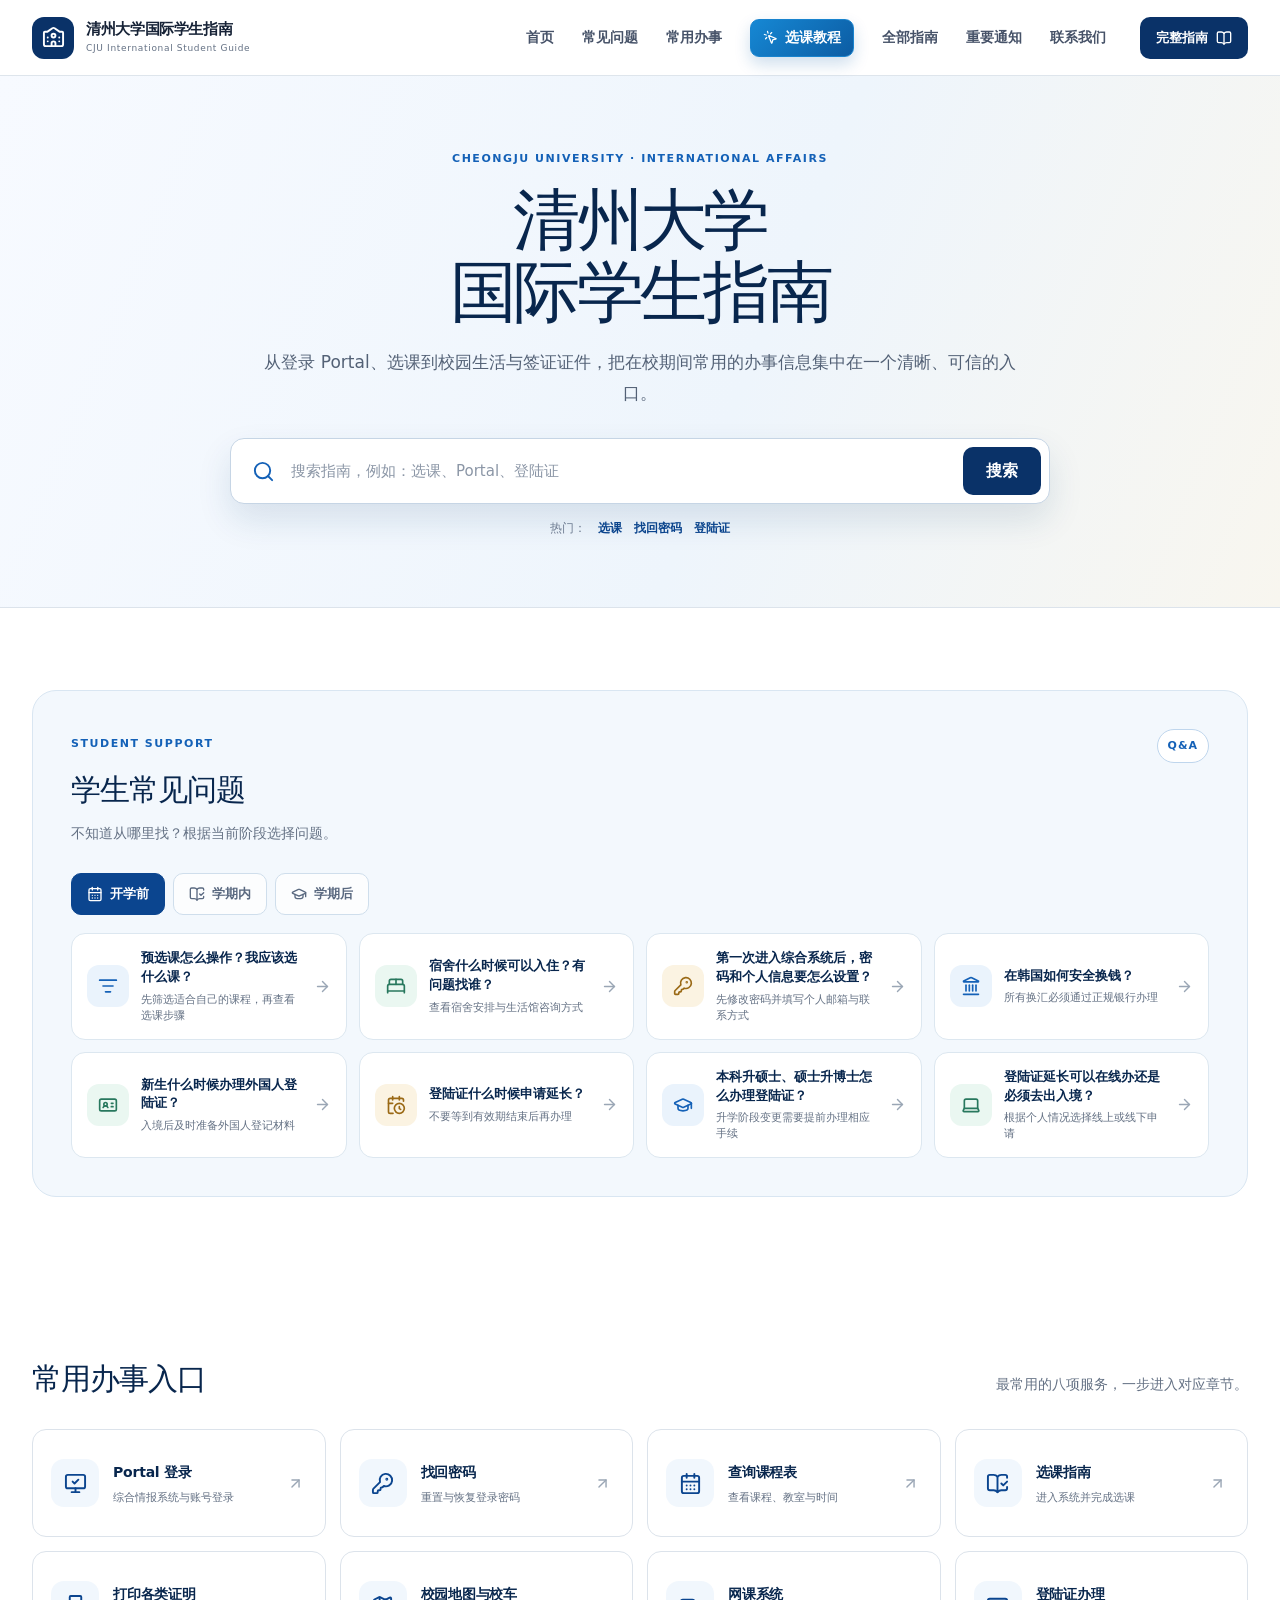
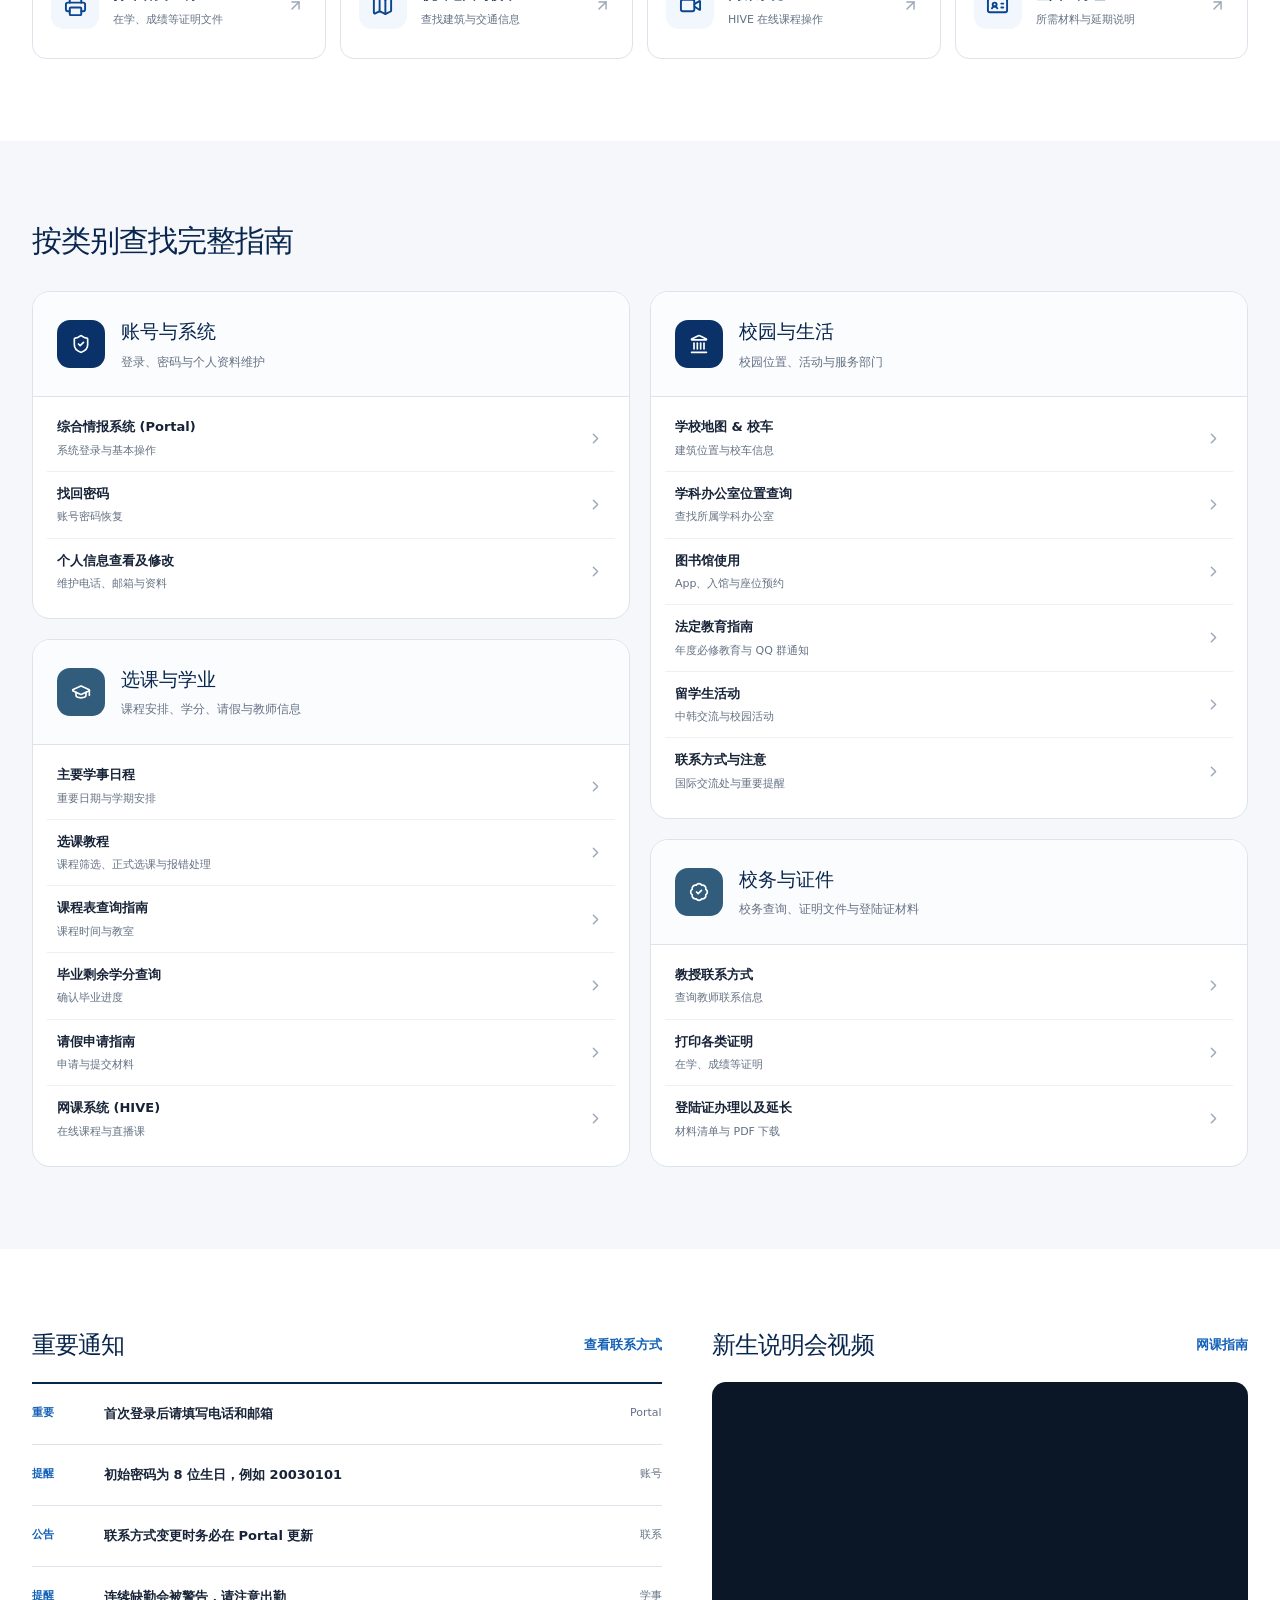
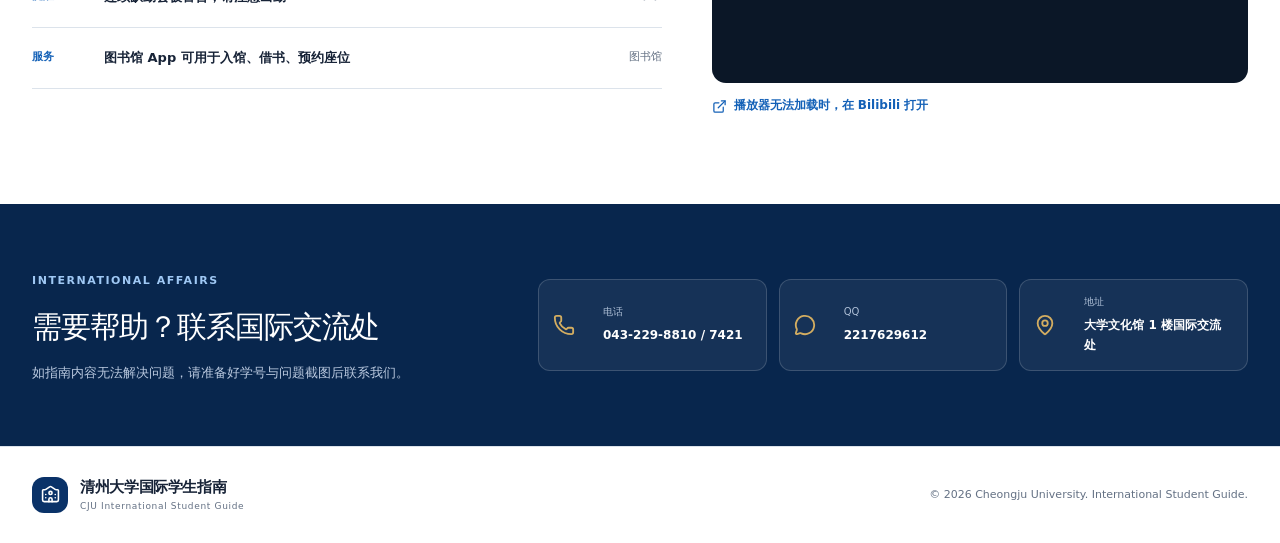
<file: index.html>
<!doctype html>
<html lang="zh-CN">
  <head>
    <meta charset="UTF-8" />
    <meta name="viewport" content="width=device-width, initial-scale=1.0" />
    <meta name="theme-color" content="#073b7a" />
    <title>清州大学国际学生指南</title>
    <meta
      name="description"
      content="清州大学国际学生常用系统、选课学业、校园生活及签证证件办事指南。"
    />
    <link href="assets/css/site.css?v=20260805-3" rel="stylesheet" />
    <link href="assets/css/portal-fixes.css?v=20260811-1" rel="stylesheet" />
  </head>
  <body class="portal-page">
    <header class="portal-header" data-portal-page="home"></header>

    <main>
      <section class="portal-hero" aria-labelledby="home-title">
        <div class="portal-container portal-hero-layout">
          <div class="portal-hero-copy">
            <span class="portal-eyebrow"
              >CHEONGJU UNIVERSITY · INTERNATIONAL AFFAIRS</span
            >
            <h1 id="home-title">清州大学<br />国际学生指南</h1>
            <p>
              从登录
              Portal、选课到校园生活与签证证件，把在校期间常用的办事信息集中在一个清晰、可信的入口。
            </p>
            <form
              class="portal-search"
              action="guide.html"
              role="search"
              aria-controls="home-search-results"
            >
              <svg aria-hidden="true">
                <use href="assets/icons/lucide.svg#search"></use>
              </svg>
              <label class="sr-only" for="home-search">搜索指南</label>
              <input
                id="home-search"
                name="q"
                type="search"
                placeholder="搜索指南，例如：选课、Portal、登陆证"
                autocomplete="off"
              />
              <button type="submit">搜索</button>
              <section
                id="home-search-results"
                class="portal-search-results"
                aria-label="指南搜索结果"
                aria-live="polite"
              ></section>
            </form>
            <nav class="portal-search-suggestions" aria-label="热门搜索">
              <span>热门：</span>
              <a href="course-registration.html">选课</a>
              <a href="guide.html#password-recovery">找回密码</a>
              <a href="guide.html#arc">登陆证</a>
            </nav>
          </div>
        </div>
      </section>

      <section
        class="portal-section portal-faq-section"
        id="faq"
        aria-labelledby="faq-title"
      >
        <div class="portal-container portal-faq-shell">
          <div class="portal-faq-heading">
            <div>
              <span class="portal-eyebrow">STUDENT SUPPORT</span>
              <h2 id="faq-title">学生常见问题</h2>
              <p>不知道从哪里找？根据当前阶段选择问题。</p>
            </div>
            <span class="portal-faq-badge" aria-hidden="true">Q&amp;A</span>
          </div>
          <div class="portal-faq-tabs" role="tablist" aria-label="学生所处阶段">
            <button
              type="button"
              id="faq-tab-before"
              role="tab"
              aria-selected="true"
              aria-controls="faq-panel-before"
              data-faq-phase="before"
            >
              <svg aria-hidden="true">
                <use href="assets/icons/lucide.svg#calendar-days"></use></svg
              >开学前
            </button>
            <button
              type="button"
              id="faq-tab-during"
              role="tab"
              aria-selected="false"
              aria-controls="faq-panel-during"
              data-faq-phase="during"
              tabindex="-1"
            >
              <svg aria-hidden="true">
                <use href="assets/icons/lucide.svg#book-open-check"></use></svg
              >学期内
            </button>
            <button
              type="button"
              id="faq-tab-after"
              role="tab"
              aria-selected="false"
              aria-controls="faq-panel-after"
              data-faq-phase="after"
              tabindex="-1"
            >
              <svg aria-hidden="true">
                <use href="assets/icons/lucide.svg#graduation-cap"></use></svg
              >学期后
            </button>
          </div>
          <div
            id="faq-panel-before"
            class="portal-faq-panel"
            role="tabpanel"
            aria-labelledby="faq-tab-before"
            data-faq-panel="before"
          ></div>
          <div
            id="faq-panel-during"
            class="portal-faq-panel"
            role="tabpanel"
            aria-labelledby="faq-tab-during"
            data-faq-panel="during"
            hidden
          ></div>
          <div
            id="faq-panel-after"
            class="portal-faq-panel"
            role="tabpanel"
            aria-labelledby="faq-tab-after"
            data-faq-panel="after"
            hidden
          ></div>
          <noscript
            ><p class="portal-faq-fallback">
              请在 <a href="faq.html">学生常见问题页面</a> 查看全部问题与说明。
            </p></noscript
          >
        </div>
      </section>

      <section
        class="portal-section portal-popular"
        id="popular"
        aria-labelledby="popular-title"
      >
        <div class="portal-container">
          <div class="portal-section-heading">
            <div><h2 id="popular-title">常用办事入口</h2></div>
            <p>最常用的八项服务，一步进入对应章节。</p>
          </div>
          <div class="portal-task-grid">
            <a href="guide.html#portal">
              <span class="portal-task-icon"
                ><svg>
                  <use href="assets/icons/lucide.svg#monitor-check"></use></svg
              ></span>
              <span
                ><strong>Portal 登录</strong
                ><small>综合情报系统与账号登录</small></span
              >
              <svg class="portal-arrow">
                <use href="assets/icons/lucide.svg#arrow-up-right"></use>
              </svg>
            </a>
            <a href="guide.html#password-recovery">
              <span class="portal-task-icon"
                ><svg><use href="assets/icons/lucide.svg#key-round"></use></svg
              ></span>
              <span
                ><strong>找回密码</strong
                ><small>重置与恢复登录密码</small></span
              >
              <svg class="portal-arrow">
                <use href="assets/icons/lucide.svg#arrow-up-right"></use>
              </svg>
            </a>
            <a href="guide.html#course-schedule">
              <span class="portal-task-icon"
                ><svg>
                  <use href="assets/icons/lucide.svg#calendar-days"></use></svg
              ></span>
              <span
                ><strong>查询课程表</strong
                ><small>查看课程、教室与时间</small></span
              >
              <svg class="portal-arrow">
                <use href="assets/icons/lucide.svg#arrow-up-right"></use>
              </svg>
            </a>
            <a href="course-registration.html">
              <span class="portal-task-icon"
                ><svg>
                  <use
                    href="assets/icons/lucide.svg#book-open-check"
                  ></use></svg
              ></span>
              <span
                ><strong>选课指南</strong
                ><small>进入系统并完成选课</small></span
              >
              <svg class="portal-arrow">
                <use href="assets/icons/lucide.svg#arrow-up-right"></use>
              </svg>
            </a>
            <a href="guide.html#cert-print">
              <span class="portal-task-icon"
                ><svg><use href="assets/icons/lucide.svg#printer"></use></svg
              ></span>
              <span
                ><strong>打印各类证明</strong
                ><small>在学、成绩等证明文件</small></span
              >
              <svg class="portal-arrow">
                <use href="assets/icons/lucide.svg#arrow-up-right"></use>
              </svg>
            </a>
            <a href="guide.html#campus-map">
              <span class="portal-task-icon"
                ><svg><use href="assets/icons/lucide.svg#map"></use></svg
              ></span>
              <span
                ><strong>校园地图与校车</strong
                ><small>查找建筑与交通信息</small></span
              >
              <svg class="portal-arrow">
                <use href="assets/icons/lucide.svg#arrow-up-right"></use>
              </svg>
            </a>
            <a href="guide.html#online-class">
              <span class="portal-task-icon"
                ><svg><use href="assets/icons/lucide.svg#video"></use></svg
              ></span>
              <span
                ><strong>网课系统</strong><small>HIVE 在线课程操作</small></span
              >
              <svg class="portal-arrow">
                <use href="assets/icons/lucide.svg#arrow-up-right"></use>
              </svg>
            </a>
            <a href="guide.html#arc">
              <span class="portal-task-icon"
                ><svg><use href="assets/icons/lucide.svg#id-card"></use></svg
              ></span>
              <span
                ><strong>登陆证办理</strong
                ><small>所需材料与延期说明</small></span
              >
              <svg class="portal-arrow">
                <use href="assets/icons/lucide.svg#arrow-up-right"></use>
              </svg>
            </a>
          </div>
        </div>
      </section>

      <section
        class="portal-section portal-guide-section"
        id="all-guides"
        aria-labelledby="guides-title"
      >
        <div class="portal-container">
          <div class="portal-section-heading">
            <div><h2 id="guides-title">按类别查找完整指南</h2></div>
          </div>
          <div class="portal-category-grid">
            <div class="portal-category-column">
              <article class="portal-category-card">
                <header>
                  <span
                    ><svg>
                      <use
                        href="assets/icons/lucide.svg#shield-check"
                      ></use></svg
                  ></span>
                  <div>
                    <h3>账号与系统</h3>
                    <p>登录、密码与个人资料维护</p>
                  </div>
                </header>
                <nav aria-label="账号与系统指南">
                  <a href="guide.html#portal"
                    ><span
                      ><strong>综合情报系统 (Portal)</strong
                      ><small>系统登录与基本操作</small></span
                    ><svg>
                      <use
                        href="assets/icons/lucide.svg#chevron-right"
                      ></use></svg
                  ></a>
                  <a href="guide.html#password-recovery"
                    ><span
                      ><strong>找回密码</strong
                      ><small>账号密码恢复</small></span
                    ><svg>
                      <use
                        href="assets/icons/lucide.svg#chevron-right"
                      ></use></svg
                  ></a>
                  <a href="guide.html#personal-info"
                    ><span
                      ><strong>个人信息查看及修改</strong
                      ><small>维护电话、邮箱与资料</small></span
                    ><svg>
                      <use
                        href="assets/icons/lucide.svg#chevron-right"
                      ></use></svg
                  ></a>
                </nav>
              </article>
              <article class="portal-category-card">
                <header>
                  <span
                    ><svg>
                      <use
                        href="assets/icons/lucide.svg#graduation-cap"
                      ></use></svg
                  ></span>
                  <div>
                    <h3>选课与学业</h3>
                    <p>课程安排、学分、请假与教师信息</p>
                  </div>
                </header>
                <nav aria-label="选课与学业指南">
                  <a href="guide.html#schedule"
                    ><span
                      ><strong>主要学事日程</strong
                      ><small>重要日期与学期安排</small></span
                    ><svg>
                      <use
                        href="assets/icons/lucide.svg#chevron-right"
                      ></use></svg
                  ></a>
                  <a href="course-registration.html"
                    ><span
                      ><strong>选课教程</strong
                      ><small>课程筛选、正式选课与报错处理</small></span
                    ><svg>
                      <use
                        href="assets/icons/lucide.svg#chevron-right"
                      ></use></svg
                  ></a>
                  <a href="guide.html#course-schedule"
                    ><span
                      ><strong>课程表查询指南</strong
                      ><small>课程时间与教室</small></span
                    ><svg>
                      <use
                        href="assets/icons/lucide.svg#chevron-right"
                      ></use></svg
                  ></a>
                  <!-- 选课内容已迁移至独立的 course-registration.html 页面。
                  <a href="guide.html#course-screening"
                    ><span
                      ><strong>选课前的课程筛选</strong
                      ><small>筛选并确认课程</small></span
                    ><svg>
                      <use
                        href="assets/icons/lucide.svg#chevron-right"
                      ></use></svg
                  ></a>
                  <a href="guide.html#sugang"
                    ><span
                      ><strong>选课指南</strong
                      ><small>选课系统完整流程</small></span
                    ><svg>
                      <use
                        href="assets/icons/lucide.svg#chevron-right"
                      ></use></svg
                  ></a>
                  -->
                  <a href="guide.html#grad-credit"
                    ><span
                      ><strong>毕业剩余学分查询</strong
                      ><small>确认毕业进度</small></span
                    ><svg>
                      <use
                        href="assets/icons/lucide.svg#chevron-right"
                      ></use></svg
                  ></a>
                  <a href="guide.html#leave-request"
                    ><span
                      ><strong>请假申请指南</strong
                      ><small>申请与提交材料</small></span
                    ><svg>
                      <use
                        href="assets/icons/lucide.svg#chevron-right"
                      ></use></svg
                  ></a>
                  <a href="guide.html#online-class"
                    ><span
                      ><strong>网课系统 (HIVE)</strong
                      ><small>在线课程与直播课</small></span
                    ><svg>
                      <use
                        href="assets/icons/lucide.svg#chevron-right"
                      ></use></svg
                  ></a>
                </nav>
              </article>
            </div>
            <div class="portal-category-column">
              <article class="portal-category-card">
                <header>
                  <span
                    ><svg>
                      <use href="assets/icons/lucide.svg#landmark"></use></svg
                  ></span>
                  <div>
                    <h3>校园与生活</h3>
                    <p>校园位置、活动与服务部门</p>
                  </div>
                </header>
                <nav aria-label="校园与生活指南">
                  <a href="guide.html#campus-map"
                    ><span
                      ><strong>学校地图 &amp; 校车</strong
                      ><small>建筑位置与校车信息</small></span
                    ><svg>
                      <use
                        href="assets/icons/lucide.svg#chevron-right"
                      ></use></svg
                  ></a>
                  <a href="guide.html#department-office"
                    ><span
                      ><strong>学科办公室位置查询</strong
                      ><small>查找所属学科办公室</small></span
                    ><svg>
                      <use
                        href="assets/icons/lucide.svg#chevron-right"
                      ></use></svg
                  ></a>
                  <a href="guide.html#library"
                    ><span
                      ><strong>图书馆使用</strong
                      ><small>App、入馆与座位预约</small></span
                    ><svg>
                      <use
                        href="assets/icons/lucide.svg#chevron-right"
                      ></use></svg
                  ></a>
                  <a href="guide.html#legal-education"
                    ><span
                      ><strong>法定教育指南</strong
                      ><small>年度必修教育与 QQ 群通知</small></span
                    ><svg>
                      <use
                        href="assets/icons/lucide.svg#chevron-right"
                      ></use></svg
                  ></a>
                  <a href="guide.html#activity"
                    ><span
                      ><strong>留学生活动</strong
                      ><small>中韩交流与校园活动</small></span
                    ><svg>
                      <use
                        href="assets/icons/lucide.svg#chevron-right"
                      ></use></svg
                  ></a>
                  <a href="guide.html#contact"
                    ><span
                      ><strong>联系方式与注意</strong
                      ><small>国际交流处与重要提醒</small></span
                    ><svg>
                      <use
                        href="assets/icons/lucide.svg#chevron-right"
                      ></use></svg
                  ></a>
                </nav>
              </article>
              <article class="portal-category-card">
                <header>
                  <span
                    ><svg>
                      <use
                        href="assets/icons/lucide.svg#badge-check"
                      ></use></svg
                  ></span>
                  <div>
                    <h3>校务与证件</h3>
                    <p>校务查询、证明文件与登陆证材料</p>
                  </div>
                </header>
                <nav aria-label="校务与证件指南">
                  <a href="guide.html#professor"
                    ><span
                      ><strong>教授联系方式</strong
                      ><small>查询教师联系信息</small></span
                    ><svg>
                      <use
                        href="assets/icons/lucide.svg#chevron-right"
                      ></use></svg
                  ></a>
                  <a href="guide.html#cert-print"
                    ><span
                      ><strong>打印各类证明</strong
                      ><small>在学、成绩等证明</small></span
                    ><svg>
                      <use
                        href="assets/icons/lucide.svg#chevron-right"
                      ></use></svg
                  ></a>
                  <a href="guide.html#arc"
                    ><span
                      ><strong>登陆证办理以及延长</strong
                      ><small>材料清单与 PDF 下载</small></span
                    ><svg>
                      <use
                        href="assets/icons/lucide.svg#chevron-right"
                      ></use></svg
                  ></a>
                </nav>
              </article>
            </div>
          </div>
        </div>
      </section>

      <section
        class="portal-section portal-information"
        id="notices"
        aria-labelledby="notices-title"
      >
        <div class="portal-container portal-information-grid">
          <article class="portal-notices">
            <div class="portal-section-heading compact">
              <div><h2 id="notices-title">重要通知</h2></div>
              <a href="guide.html#contact">查看联系方式</a>
            </div>
            <div class="portal-notice-list">
              <a href="guide.html#portal"
                ><time>重要</time><strong>首次登录后请填写电话和邮箱</strong
                ><span>Portal</span></a
              >
              <a href="guide.html#portal"
                ><time>提醒</time
                ><strong>初始密码为 8 位生日，例如 20030101</strong
                ><span>账号</span></a
              >
              <a href="guide.html#contact"
                ><time>公告</time
                ><strong>联系方式变更时务必在 Portal 更新</strong
                ><span>联系</span></a
              >
              <a href="guide.html#contact"
                ><time>提醒</time><strong>连续缺勤会被警告，请注意出勤</strong
                ><span>学事</span></a
              >
              <a href="guide.html#library"
                ><time>服务</time
                ><strong>图书馆 App 可用于入馆、借书、预约座位</strong
                ><span>图书馆</span></a
              >
            </div>
          </article>
          <article class="portal-video" id="orientation-video">
            <div class="portal-section-heading compact">
              <div><h2>新生说明会视频</h2></div>
              <a href="guide.html#online-class">网课指南</a>
            </div>
            <div class="portal-video-frame">
              <iframe
                src="https://player.bilibili.com/player.html?bvid=BV1eVcwzLEtt&page=1&high_quality=1&danmaku=0&as_wide=1"
                title="清州大学新生说明会视频"
                allowfullscreen
              ></iframe>
            </div>
            <a
              class="portal-video-link"
              href="https://www.bilibili.com/video/BV1eVcwzLEtt/"
              target="_blank"
              rel="noopener noreferrer"
              ><svg>
                <use href="assets/icons/lucide.svg#external-link"></use></svg
              >播放器无法加载时，在 Bilibili 打开</a
            >
          </article>
        </div>
      </section>

      <section class="portal-contact" aria-labelledby="contact-title">
        <div class="portal-container portal-contact-layout">
          <div>
            <span class="portal-eyebrow">INTERNATIONAL AFFAIRS</span>
            <h2 id="contact-title">需要帮助？联系国际交流处</h2>
            <p>如指南内容无法解决问题，请准备好学号与问题截图后联系我们。</p>
          </div>
          <div class="portal-contact-items">
            <a href="tel:+82432298810"
              ><svg><use href="assets/icons/lucide.svg#phone"></use></svg
              ><span
                ><small>电话</small
                ><strong
                  >043&#8209;229&#8209;8810&nbsp;/&nbsp;7421</strong
                ></span
              ></a
            >
            <div>
              <svg>
                <use href="assets/icons/lucide.svg#message-circle"></use></svg
              ><span><small>QQ</small><strong>2217629612</strong></span>
            </div>
            <a href="guide.html#contact"
              ><svg><use href="assets/icons/lucide.svg#map-pin"></use></svg
              ><span
                ><small>地址</small
                ><strong>大学文化馆 1 楼国际交流处</strong></span
              ></a
            >
          </div>
        </div>
      </section>
    </main>

    <footer class="portal-footer">
      <div class="portal-container">
        <a class="portal-brand footer-brand" href="index.html"
          ><span class="portal-brand-mark"
            ><svg>
              <use href="assets/icons/lucide.svg#university"></use></svg></span
          ><span
            ><strong>清州大学国际学生指南</strong
            ><small>CJU International Student Guide</small></span
          ></a
        >
        <p>
          © <span id="current-year">2026</span> Cheongju University.
          International Student Guide.
        </p>
      </div>
    </footer>
    <script src="assets/js/portal-header.js?v=20260811-1" defer></script>
    <script src="assets/js/faq-data.js?v=20260811-1" defer></script>
    <script src="assets/js/home.js?v=20260811-1" defer></script>
  </body>
</html>
</file>
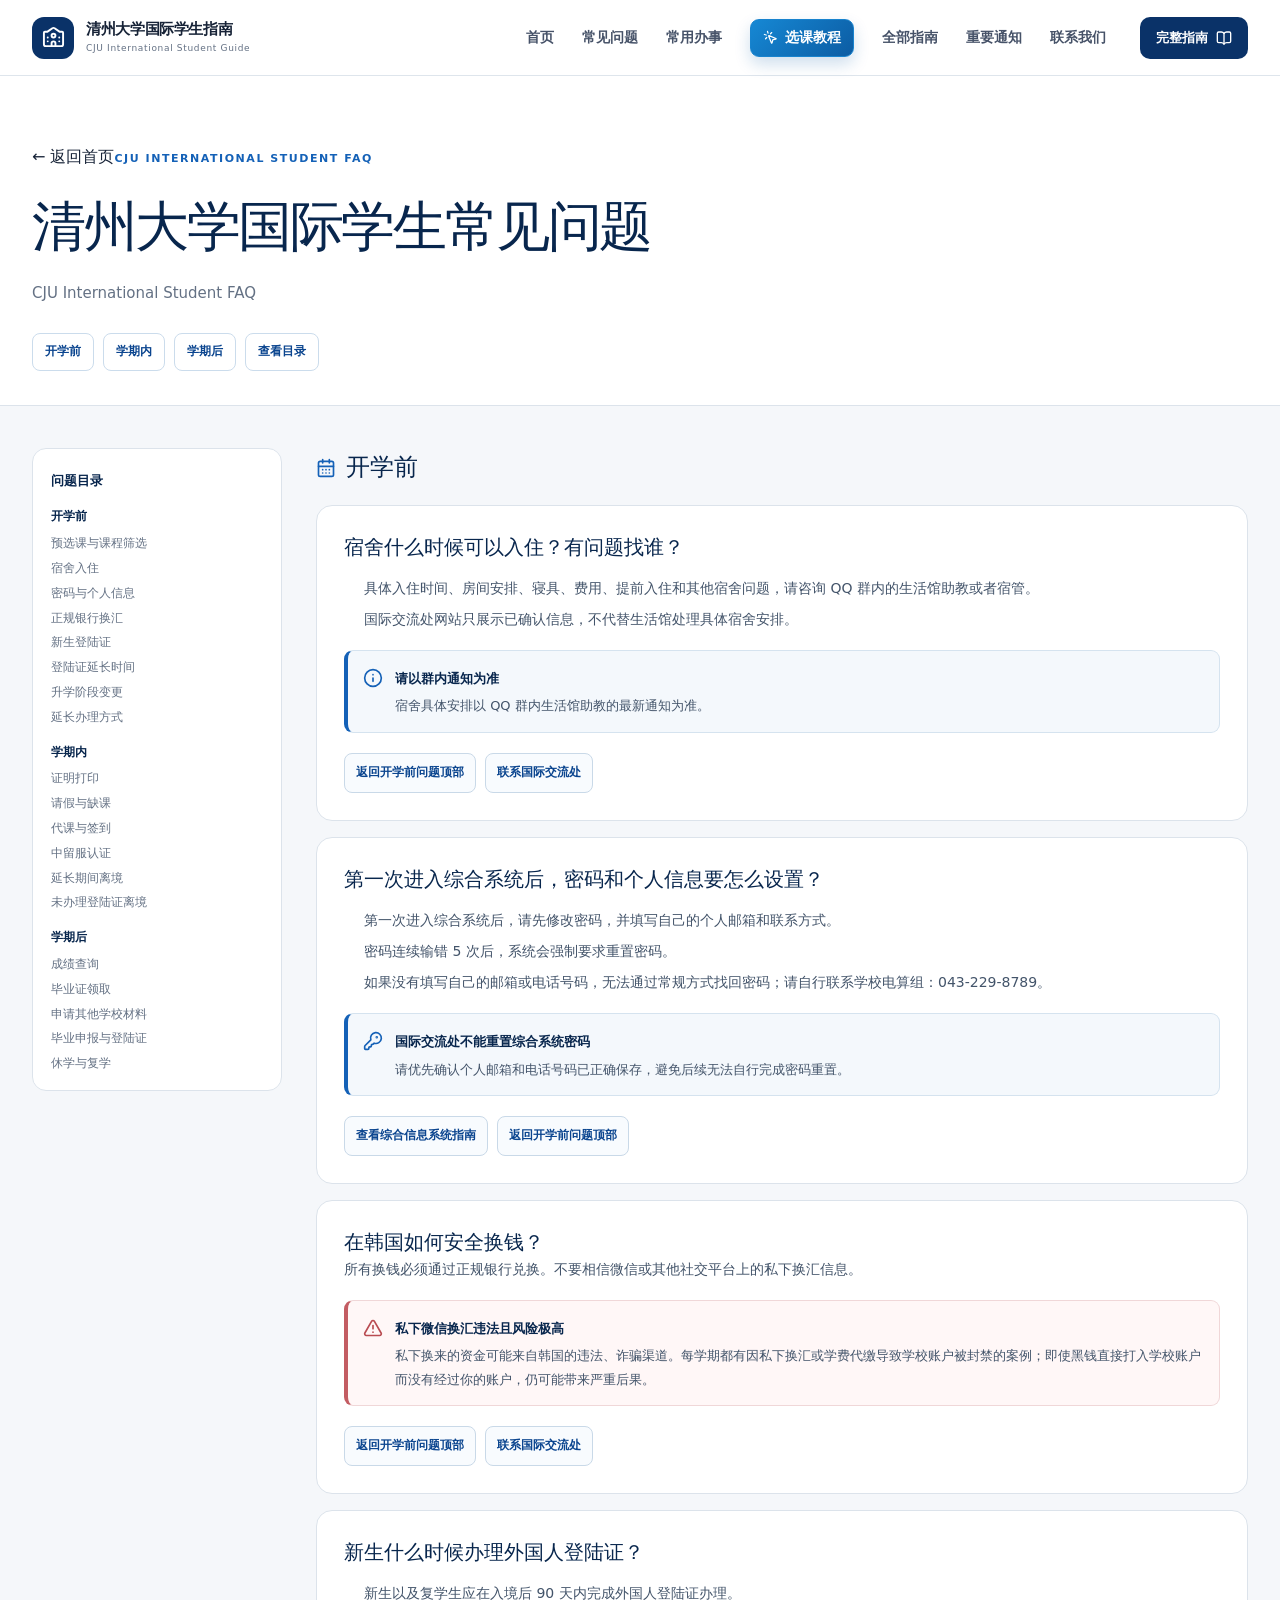
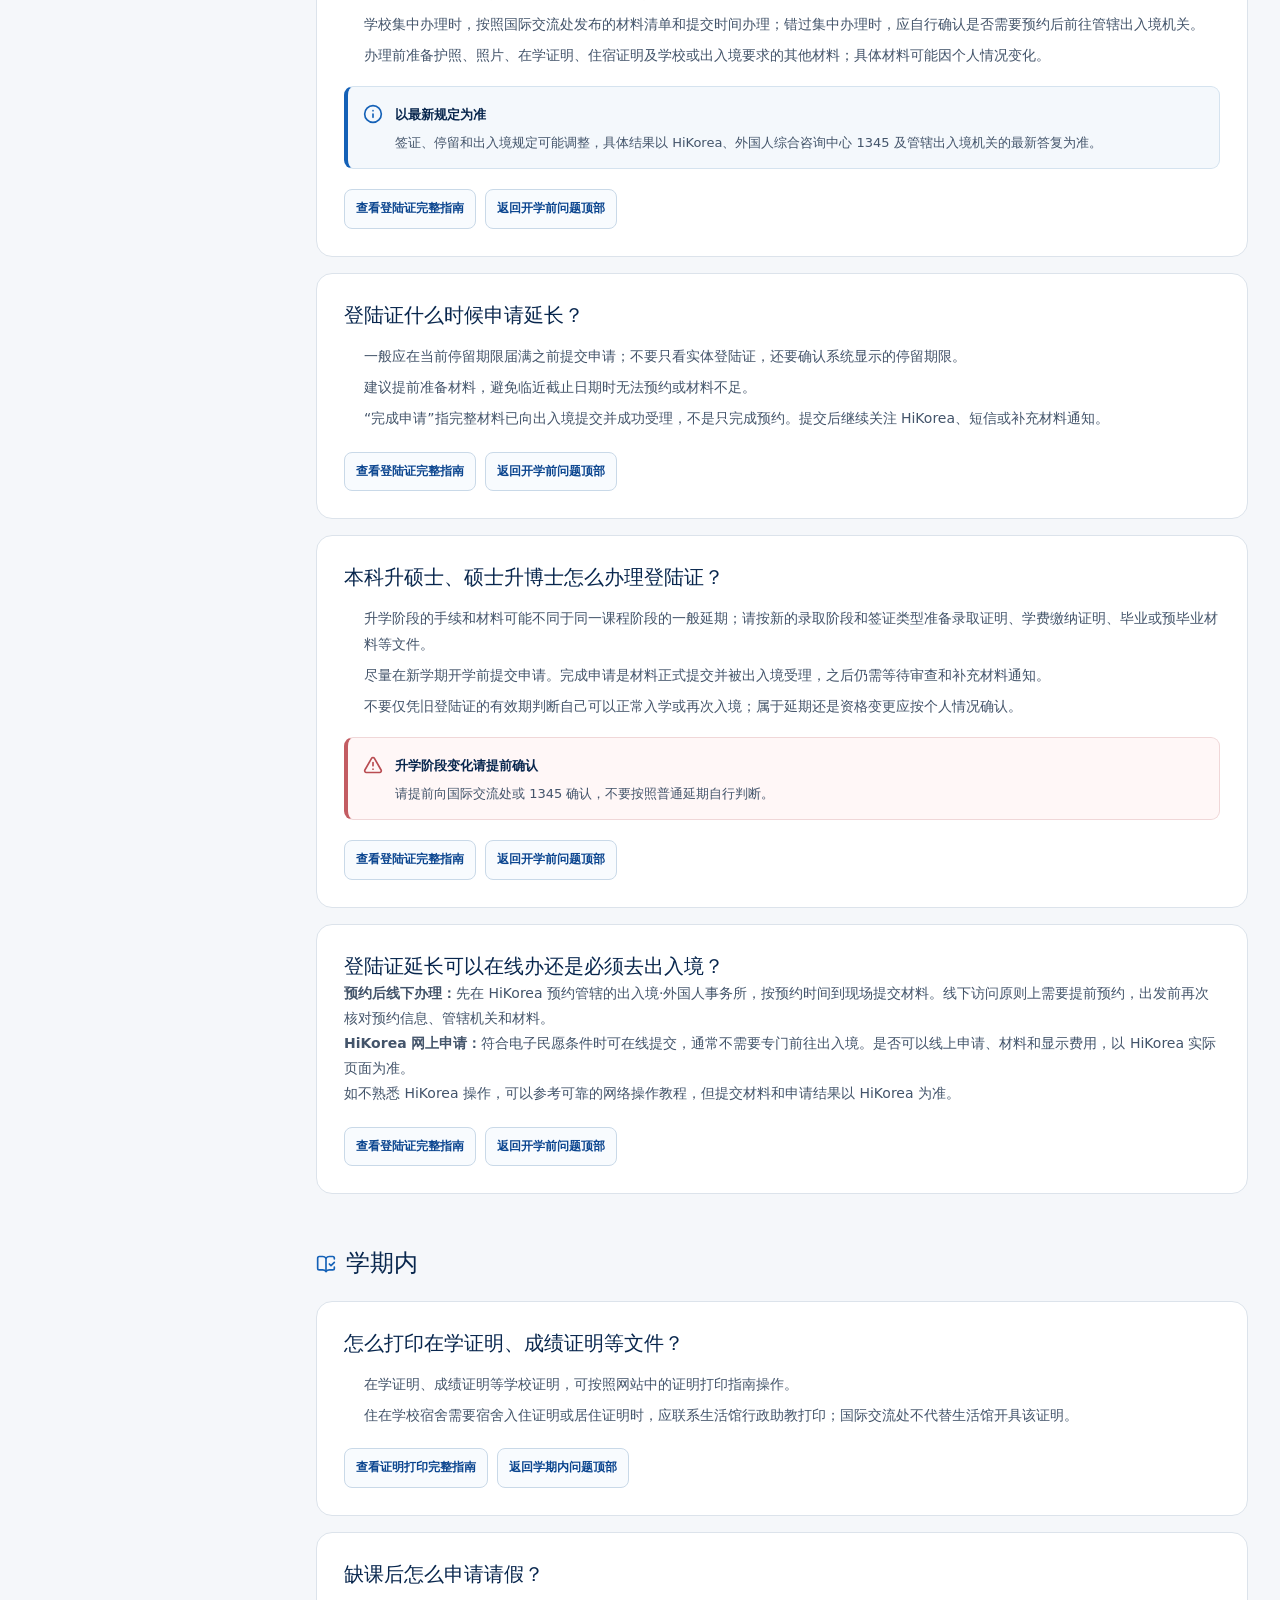
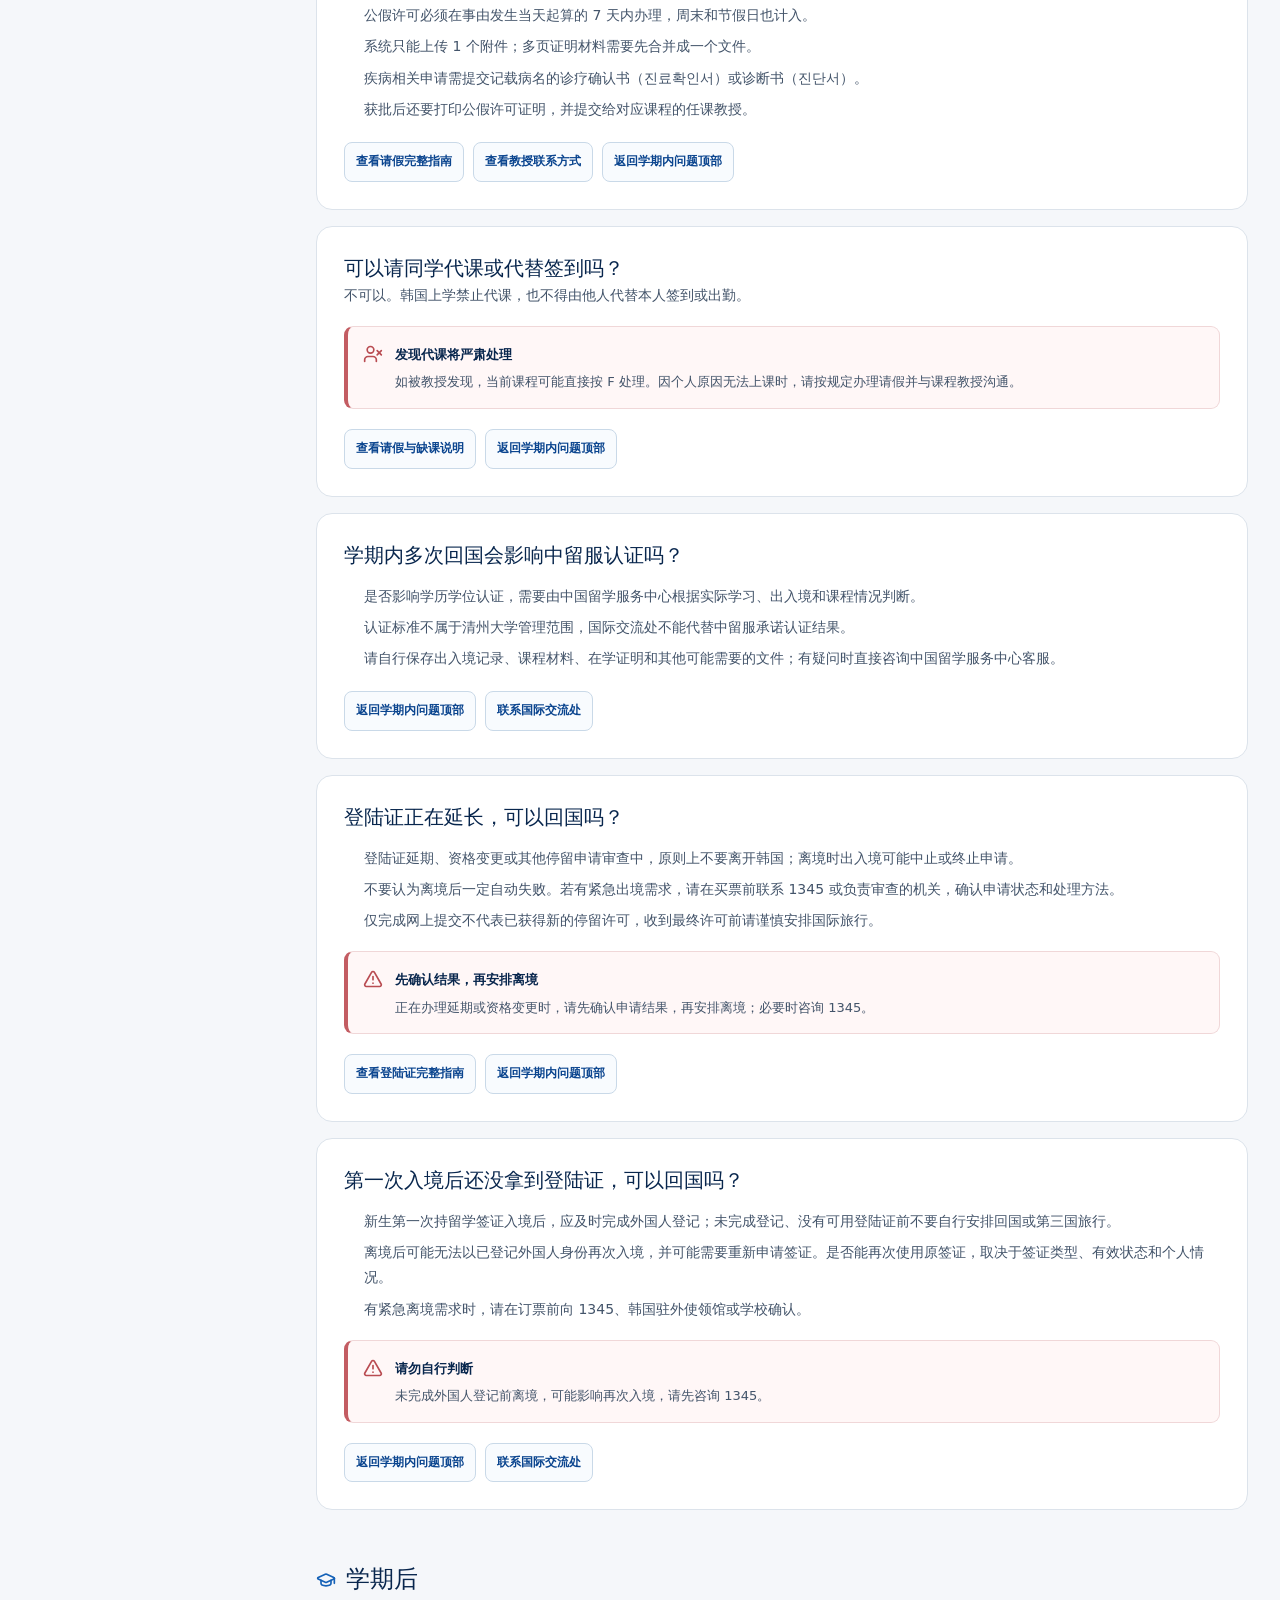
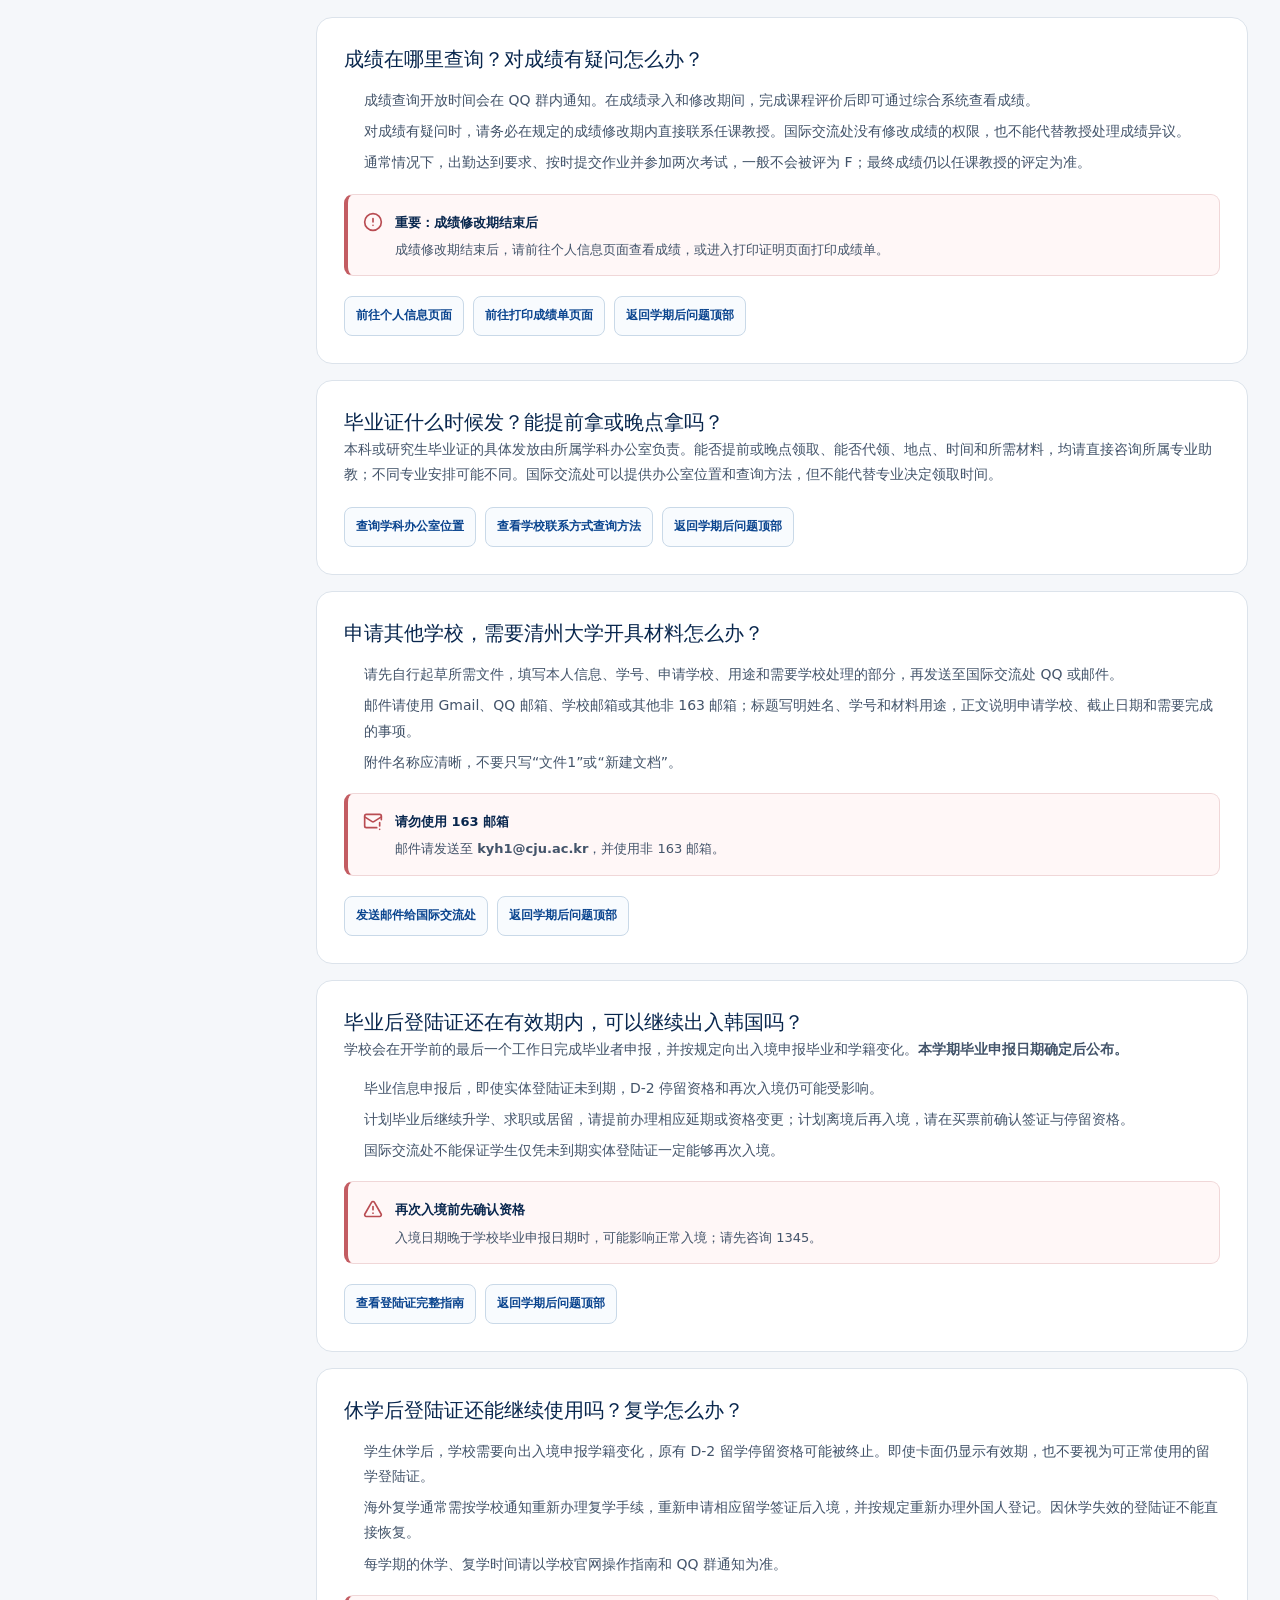
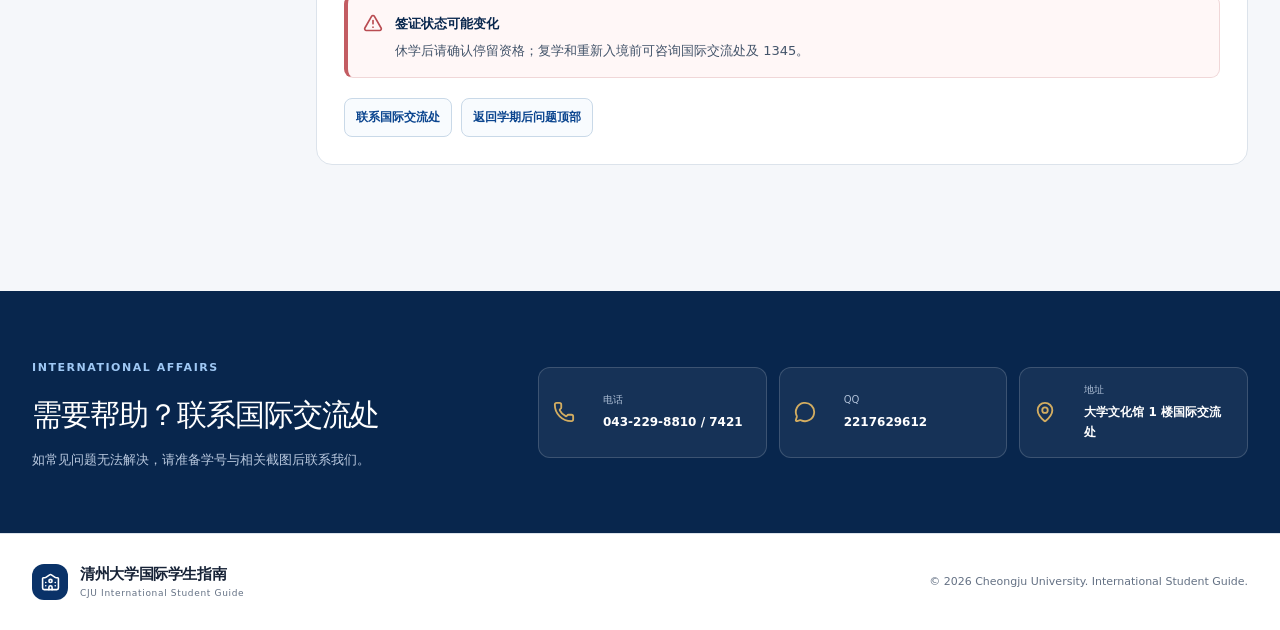
<file: faq.html>
<!doctype html>
<html lang="zh-CN">
  <head>
    <meta charset="UTF-8" />
    <meta name="viewport" content="width=device-width, initial-scale=1.0" />
    <meta name="theme-color" content="#073b7a" />
    <title>清州大学国际学生常见问题</title>
    <meta
      name="description"
      content="清州大学国际学生开学前、学期内和学期后的常见问题。"
    />
    <link href="assets/css/site.css?v=20260805-3" rel="stylesheet" />
    <link href="assets/css/portal-fixes.css?v=20260811-1" rel="stylesheet" />
  </head>
  <body class="portal-page faq-page">
    <header class="portal-header" data-portal-page="faq"></header>
    <main>
      <section class="faq-hero">
        <div class="portal-container">
          <a class="portal-breadcrumb" href="index.html">← 返回首页</a
          ><span class="portal-eyebrow">CJU INTERNATIONAL STUDENT FAQ</span>
          <h1>清州大学国际学生常见问题</h1>
          <p>CJU International Student FAQ</p>
          <nav class="faq-quick-nav" aria-label="FAQ 阶段目录">
            <a href="#before">开学前</a><a href="#during">学期内</a
            ><a href="#after">学期后</a><a href="#faq-directory">查看目录</a>
          </nav>
        </div>
      </section>
      <div class="portal-container faq-layout">
        <aside
          class="faq-directory"
          id="faq-directory"
          aria-label="常见问题目录"
        >
          <strong>问题目录</strong>
          <nav aria-label="开学前问题">
            <span>开学前</span
            ><a href="guide.html#course-screening">预选课与课程筛选</a
            ><a href="#dorm-check-in">宿舍入住</a
            ><a href="#portal-password-profile">密码与个人信息</a
            ><a href="#currency-exchange-safety">正规银行换汇</a
            ><a href="#new-residence-card">新生登陆证</a
            ><a href="#residence-extension-time">登陆证延长时间</a
            ><a href="#degree-progression-extension">升学阶段变更</a
            ><a href="#extension-methods">延长办理方式</a>
          </nav>
          <nav aria-label="学期内问题">
            <span>学期内</span><a href="#certificate-printing">证明打印</a
            ><a href="#leave-request-help">请假与缺课</a
            ><a href="#no-substitute-attendance">代课与签到</a
            ><a href="#cscse-travel">中留服认证</a
            ><a href="#extension-travel">延长期间离境</a
            ><a href="#travel-before-registration">未办理登陆证离境</a>
          </nav>
          <nav aria-label="学期后问题">
            <span>学期后</span><a href="#grade-inquiry">成绩查询</a
            ><a href="#graduation-certificate">毕业证领取</a
            ><a href="#documents-for-other-schools">申请其他学校材料</a
            ><a href="#graduation-report">毕业申报与登陆证</a
            ><a href="#leave-and-return">休学与复学</a>
          </nav>
        </aside>
        <div>
          <section class="faq-phase" id="before" aria-labelledby="before-title">
            <h2 class="faq-phase-title" id="before-title">
              <svg aria-hidden="true">
                <use href="assets/icons/lucide.svg#calendar-days"></use></svg
              >开学前
            </h2>
            <article class="faq-article" id="dorm-check-in">
              <h3 data-faq-title="dorm-check-in">
                宿舍什么时候可以入住？有问题找谁？
              </h3>
              <ul>
                <li>
                  具体入住时间、房间安排、寝具、费用、提前入住和其他宿舍问题，请咨询
                  QQ 群内的生活馆助教或者宿管。
                </li>
                <li>
                  国际交流处网站只展示已确认信息，不代替生活馆处理具体宿舍安排。
                </li>
              </ul>
              <div class="faq-callout info">
                <svg aria-hidden="true">
                  <use href="assets/icons/lucide.svg#info"></use>
                </svg>
                <div>
                  <strong>请以群内通知为准</strong>
                  <p>宿舍具体安排以 QQ 群内生活馆助教的最新通知为准。</p>
                </div>
              </div>
              <div class="faq-actions">
                <a href="#before">返回开学前问题顶部</a
                ><a href="guide.html#contact">联系国际交流处</a>
              </div>
            </article>
            <article class="faq-article" id="portal-password-profile">
              <h3 data-faq-title="portal-password-profile">
                第一次进入综合系统后，密码和个人信息要怎么设置？
              </h3>
              <ul>
                <li>
                  第一次进入综合系统后，请先修改密码，并填写自己的个人邮箱和联系方式。
                </li>
                <li>密码连续输错 5 次后，系统会强制要求重置密码。</li>
                <li>
                  如果没有填写自己的邮箱或电话号码，无法通过常规方式找回密码；请自行联系学校电算组：043-229-8789。
                </li>
              </ul>
              <div class="faq-callout info">
                <svg aria-hidden="true">
                  <use href="assets/icons/lucide.svg#key-round"></use>
                </svg>
                <div>
                  <strong>国际交流处不能重置综合系统密码</strong>
                  <p>
                    请优先确认个人邮箱和电话号码已正确保存，避免后续无法自行完成密码重置。
                  </p>
                </div>
              </div>
              <div class="faq-actions">
                <a href="guide.html#portal">查看综合信息系统指南</a
                ><a href="#before">返回开学前问题顶部</a>
              </div>
            </article>
            <article class="faq-article" id="currency-exchange-safety">
              <h3 data-faq-title="currency-exchange-safety">
                在韩国如何安全换钱？
              </h3>
              <p>
                所有换钱必须通过正规银行兑换。不要相信微信或其他社交平台上的私下换汇信息。
              </p>
              <div class="faq-callout danger">
                <svg aria-hidden="true">
                  <use href="assets/icons/lucide.svg#triangle-alert"></use>
                </svg>
                <div>
                  <strong>私下微信换汇违法且风险极高</strong>
                  <p>
                    私下换来的资金可能来自韩国的违法、诈骗渠道。每学期都有因私下换汇或学费代缴导致学校账户被封禁的案例；即使黑钱直接打入学校账户而没有经过你的账户，仍可能带来严重后果。
                  </p>
                </div>
              </div>
              <div class="faq-actions">
                <a href="#before">返回开学前问题顶部</a
                ><a href="guide.html#contact">联系国际交流处</a>
              </div>
            </article>
            <article class="faq-article" id="new-residence-card">
              <h3 data-faq-title="new-residence-card">
                新生什么时候办理外国人登陆证？
              </h3>
              <ul>
                <li>新生以及复学生应在入境后 90 天内完成外国人登陆证办理。</li>
                <li>
                  学校集中办理时，按照国际交流处发布的材料清单和提交时间办理；错过集中办理时，应自行确认是否需要预约后前往管辖出入境机关。
                </li>
                <li>
                  办理前准备护照、照片、在学证明、住宿证明及学校或出入境要求的其他材料；具体材料可能因个人情况变化。
                </li>
              </ul>
              <div class="faq-callout info">
                <svg aria-hidden="true">
                  <use href="assets/icons/lucide.svg#info"></use>
                </svg>
                <div>
                  <strong>以最新规定为准</strong>
                  <p>
                    签证、停留和出入境规定可能调整，具体结果以
                    HiKorea、外国人综合咨询中心 1345
                    及管辖出入境机关的最新答复为准。
                  </p>
                </div>
              </div>
              <div class="faq-actions">
                <a href="guide.html#arc">查看登陆证完整指南</a
                ><a href="#before">返回开学前问题顶部</a>
              </div>
            </article>
            <article class="faq-article" id="residence-extension-time">
              <h3 data-faq-title="residence-extension-time">
                登陆证什么时候申请延长？
              </h3>
              <ul>
                <li>
                  一般应在当前停留期限届满之前提交申请；不要只看实体登陆证，还要确认系统显示的停留期限。
                </li>
                <li>
                  建议提前准备材料，避免临近截止日期时无法预约或材料不足。
                </li>
                <li>
                  “完成申请”指完整材料已向出入境提交并成功受理，不是只完成预约。提交后继续关注
                  HiKorea、短信或补充材料通知。
                </li>
              </ul>
              <div class="faq-actions">
                <a href="guide.html#arc">查看登陆证完整指南</a
                ><a href="#before">返回开学前问题顶部</a>
              </div>
            </article>
            <article class="faq-article" id="degree-progression-extension">
              <h3 data-faq-title="degree-progression-extension">
                本科升硕士、硕士升博士怎么办理登陆证？
              </h3>
              <ul>
                <li>
                  升学阶段的手续和材料可能不同于同一课程阶段的一般延期；请按新的录取阶段和签证类型准备录取证明、学费缴纳证明、毕业或预毕业材料等文件。
                </li>
                <li>
                  尽量在新学期开学前提交申请。完成申请是材料正式提交并被出入境受理，之后仍需等待审查和补充材料通知。
                </li>
                <li>
                  不要仅凭旧登陆证的有效期判断自己可以正常入学或再次入境；属于延期还是资格变更应按个人情况确认。
                </li>
              </ul>
              <div class="faq-callout">
                <svg aria-hidden="true">
                  <use href="assets/icons/lucide.svg#triangle-alert"></use>
                </svg>
                <div>
                  <strong>升学阶段变化请提前确认</strong>
                  <p>
                    请提前向国际交流处或 1345 确认，不要按照普通延期自行判断。
                  </p>
                </div>
              </div>
              <div class="faq-actions">
                <a href="guide.html#arc">查看登陆证完整指南</a
                ><a href="#before">返回开学前问题顶部</a>
              </div>
            </article>
            <article class="faq-article" id="extension-methods">
              <h3 data-faq-title="extension-methods">
                登陆证延长可以在线办还是必须去出入境？
              </h3>
              <p>
                <strong>预约后线下办理：</strong>先在 HiKorea
                预约管辖的出入境·外国人事务所，按预约时间到现场提交材料。线下访问原则上需要提前预约，出发前再次核对预约信息、管辖机关和材料。
              </p>
              <p>
                <strong>HiKorea 网上申请：</strong
                >符合电子民愿条件时可在线提交，通常不需要专门前往出入境。是否可以线上申请、材料和显示费用，以
                HiKorea 实际页面为准。
              </p>
              <p>
                如不熟悉 HiKorea
                操作，可以参考可靠的网络操作教程，但提交材料和申请结果以 HiKorea
                为准。
              </p>
              <div class="faq-actions">
                <a href="guide.html#arc">查看登陆证完整指南</a
                ><a href="#before">返回开学前问题顶部</a>
              </div>
            </article>
          </section>
          <section class="faq-phase" id="during" aria-labelledby="during-title">
            <h2 class="faq-phase-title" id="during-title">
              <svg aria-hidden="true">
                <use href="assets/icons/lucide.svg#book-open-check"></use></svg
              >学期内
            </h2>
            <article class="faq-article" id="certificate-printing">
              <h3 data-faq-title="certificate-printing">
                怎么打印在学证明、成绩证明等文件？
              </h3>
              <ul>
                <li>
                  在学证明、成绩证明等学校证明，可按照网站中的证明打印指南操作。
                </li>
                <li>
                  住在学校宿舍需要宿舍入住证明或居住证明时，应联系生活馆行政助教打印；国际交流处不代替生活馆开具该证明。
                </li>
              </ul>
              <div class="faq-actions">
                <a href="guide.html#cert-print">查看证明打印完整指南</a
                ><a href="#during">返回学期内问题顶部</a>
              </div>
            </article>
            <article class="faq-article" id="leave-request-help">
              <h3 data-faq-title="leave-request-help">缺课后怎么申请请假？</h3>
              <ul>
                <li>公假许可必须在事由发生当天起算的 7 天内办理，周末和节假日也计入。</li>
                <li>系统只能上传 1 个附件；多页证明材料需要先合并成一个文件。</li>
                <li>疾病相关申请需提交记载病名的诊疗确认书（진료확인서）或诊断书（진단서）。</li>
                <li>获批后还要打印公假许可证明，并提交给对应课程的任课教授。</li>
              </ul>
              <div class="faq-actions">
                <a href="guide.html#leave-request">查看请假完整指南</a
                ><a href="guide.html#professor">查看教授联系方式</a
                ><a href="#during">返回学期内问题顶部</a>
              </div>
            </article>
            <article class="faq-article" id="no-substitute-attendance">
              <h3 data-faq-title="no-substitute-attendance">
                可以请同学代课或代替签到吗？
              </h3>
              <p>不可以。韩国上学禁止代课，也不得由他人代替本人签到或出勤。</p>
              <div class="faq-callout danger">
                <svg aria-hidden="true">
                  <use href="assets/icons/lucide.svg#user-x"></use>
                </svg>
                <div>
                  <strong>发现代课将严肃处理</strong>
                  <p>
                    如被教授发现，当前课程可能直接按 F
                    处理。因个人原因无法上课时，请按规定办理请假并与课程教授沟通。
                  </p>
                </div>
              </div>
              <div class="faq-actions">
                <a href="#leave-request-help">查看请假与缺课说明</a
                ><a href="#during">返回学期内问题顶部</a>
              </div>
            </article>
            <article class="faq-article" id="cscse-travel">
              <h3 data-faq-title="cscse-travel">
                学期内多次回国会影响中留服认证吗？
              </h3>
              <ul>
                <li>
                  是否影响学历学位认证，需要由中国留学服务中心根据实际学习、出入境和课程情况判断。
                </li>
                <li>
                  认证标准不属于清州大学管理范围，国际交流处不能代替中留服承诺认证结果。
                </li>
                <li>
                  请自行保存出入境记录、课程材料、在学证明和其他可能需要的文件；有疑问时直接咨询中国留学服务中心客服。
                </li>
              </ul>
              <div class="faq-actions">
                <a href="#during">返回学期内问题顶部</a
                ><a href="guide.html#contact">联系国际交流处</a>
              </div>
            </article>
            <article class="faq-article" id="extension-travel">
              <h3 data-faq-title="extension-travel">
                登陆证正在延长，可以回国吗？
              </h3>
              <ul>
                <li>
                  登陆证延期、资格变更或其他停留申请审查中，原则上不要离开韩国；离境时出入境可能中止或终止申请。
                </li>
                <li>
                  不要认为离境后一定自动失败。若有紧急出境需求，请在买票前联系
                  1345 或负责审查的机关，确认申请状态和处理方法。
                </li>
                <li>
                  仅完成网上提交不代表已获得新的停留许可，收到最终许可前请谨慎安排国际旅行。
                </li>
              </ul>
              <div class="faq-callout">
                <svg aria-hidden="true">
                  <use href="assets/icons/lucide.svg#triangle-alert"></use>
                </svg>
                <div>
                  <strong>先确认结果，再安排离境</strong>
                  <p>
                    正在办理延期或资格变更时，请先确认申请结果，再安排离境；必要时咨询
                    1345。
                  </p>
                </div>
              </div>
              <div class="faq-actions">
                <a href="guide.html#arc">查看登陆证完整指南</a
                ><a href="#during">返回学期内问题顶部</a>
              </div>
            </article>
            <article class="faq-article" id="travel-before-registration">
              <h3 data-faq-title="travel-before-registration">
                第一次入境后还没拿到登陆证，可以回国吗？
              </h3>
              <ul>
                <li>
                  新生第一次持留学签证入境后，应及时完成外国人登记；未完成登记、没有可用登陆证前不要自行安排回国或第三国旅行。
                </li>
                <li>
                  离境后可能无法以已登记外国人身份再次入境，并可能需要重新申请签证。是否能再次使用原签证，取决于签证类型、有效状态和个人情况。
                </li>
                <li>
                  有紧急离境需求时，请在订票前向
                  1345、韩国驻外使领馆或学校确认。
                </li>
              </ul>
              <div class="faq-callout">
                <svg aria-hidden="true">
                  <use href="assets/icons/lucide.svg#triangle-alert"></use>
                </svg>
                <div>
                  <strong>请勿自行判断</strong>
                  <p>
                    未完成外国人登记前离境，可能影响再次入境，请先咨询 1345。
                  </p>
                </div>
              </div>
              <div class="faq-actions">
                <a href="#during">返回学期内问题顶部</a
                ><a href="guide.html#contact">联系国际交流处</a>
              </div>
            </article>
          </section>
          <section class="faq-phase" id="after" aria-labelledby="after-title">
            <h2 class="faq-phase-title" id="after-title">
              <svg aria-hidden="true">
                <use href="assets/icons/lucide.svg#graduation-cap"></use></svg
              >学期后
            </h2>
            <article class="faq-article" id="grade-inquiry">
              <h3 data-faq-title="grade-inquiry">
                成绩在哪里查询？对成绩有疑问怎么办？
              </h3>
              <ul>
                <li>
                  成绩查询开放时间会在 QQ
                  群内通知。在成绩录入和修改期间，完成课程评价后即可通过综合系统查看成绩。
                </li>
                <li>
                  对成绩有疑问时，请务必在规定的成绩修改期内直接联系任课教授。国际交流处没有修改成绩的权限，也不能代替教授处理成绩异议。
                </li>
                <li>
                  通常情况下，出勤达到要求、按时提交作业并参加两次考试，一般不会被评为
                  F；最终成绩仍以任课教授的评定为准。
                </li>
              </ul>
              <div class="faq-callout">
                <svg aria-hidden="true">
                  <use href="assets/icons/lucide.svg#circle-alert"></use>
                </svg>
                <div>
                  <strong>重要：成绩修改期结束后</strong>
                  <p>
                    成绩修改期结束后，请前往个人信息页面查看成绩，或进入打印证明页面打印成绩单。
                  </p>
                </div>
              </div>
              <div class="faq-actions">
                <a href="guide.html#personal-info">前往个人信息页面</a
                ><a href="guide.html#cert-print">前往打印成绩单页面</a
                ><a href="#after">返回学期后问题顶部</a>
              </div>
            </article>
            <article class="faq-article" id="graduation-certificate">
              <h3 data-faq-title="graduation-certificate">
                毕业证什么时候发？能提前拿或晚点拿吗？
              </h3>
              <p>
                本科或研究生毕业证的具体发放由所属学科办公室负责。能否提前或晚点领取、能否代领、地点、时间和所需材料，均请直接咨询所属专业助教；不同专业安排可能不同。国际交流处可以提供办公室位置和查询方法，但不能代替专业决定领取时间。
              </p>
              <div class="faq-actions">
                <a href="guide.html#department-office">查询学科办公室位置</a
                ><a href="guide.html#professor">查看学校联系方式查询方法</a
                ><a href="#after">返回学期后问题顶部</a>
              </div>
            </article>
            <article class="faq-article" id="documents-for-other-schools">
              <h3 data-faq-title="documents-for-other-schools">
                申请其他学校，需要清州大学开具材料怎么办？
              </h3>
              <ul>
                <li>
                  请先自行起草所需文件，填写本人信息、学号、申请学校、用途和需要学校处理的部分，再发送至国际交流处
                  QQ 或邮件。
                </li>
                <li>
                  邮件请使用 Gmail、QQ 邮箱、学校邮箱或其他非 163
                  邮箱；标题写明姓名、学号和材料用途，正文说明申请学校、截止日期和需要完成的事项。
                </li>
                <li>附件名称应清晰，不要只写“文件1”或“新建文档”。</li>
              </ul>
              <div class="faq-callout">
                <svg aria-hidden="true">
                  <use href="assets/icons/lucide.svg#mail-warning"></use>
                </svg>
                <div>
                  <strong>请勿使用 163 邮箱</strong>
                  <p>
                    邮件请发送至
                    <a class="faq-email" href="mailto:kyh1@cju.ac.kr"
                      >kyh1@cju.ac.kr</a
                    >，并使用非 163 邮箱。
                  </p>
                </div>
              </div>
              <div class="faq-actions">
                <a href="mailto:kyh1@cju.ac.kr">发送邮件给国际交流处</a
                ><a href="#after">返回学期后问题顶部</a>
              </div>
            </article>
            <article class="faq-article" id="graduation-report">
              <h3 data-faq-title="graduation-report">
                毕业后登陆证还在有效期内，可以继续出入韩国吗？
              </h3>
              <p>
                学校会在开学前的最后一个工作日完成毕业者申报，并按规定向出入境申报毕业和学籍变化。<strong
                  data-graduation-report-date
                  >本学期毕业申报日期确定后公布。</strong
                >
              </p>
              <ul>
                <li>
                  毕业信息申报后，即使实体登陆证未到期，D-2
                  停留资格和再次入境仍可能受影响。
                </li>
                <li>
                  计划毕业后继续升学、求职或居留，请提前办理相应延期或资格变更；计划离境后再入境，请在买票前确认签证与停留资格。
                </li>
                <li>
                  国际交流处不能保证学生仅凭未到期实体登陆证一定能够再次入境。
                </li>
              </ul>
              <div class="faq-callout">
                <svg aria-hidden="true">
                  <use href="assets/icons/lucide.svg#triangle-alert"></use>
                </svg>
                <div>
                  <strong>再次入境前先确认资格</strong>
                  <p>
                    入境日期晚于学校毕业申报日期时，可能影响正常入境；请先咨询
                    1345。
                  </p>
                </div>
              </div>
              <div class="faq-actions">
                <a href="guide.html#arc">查看登陆证完整指南</a
                ><a href="#after">返回学期后问题顶部</a>
              </div>
            </article>
            <article class="faq-article" id="leave-and-return">
              <h3 data-faq-title="leave-and-return">
                休学后登陆证还能继续使用吗？复学怎么办？
              </h3>
              <ul>
                <li>
                  学生休学后，学校需要向出入境申报学籍变化，原有 D-2
                  留学停留资格可能被终止。即使卡面仍显示有效期，也不要视为可正常使用的留学登陆证。
                </li>
                <li>
                  海外复学通常需按学校通知重新办理复学手续，重新申请相应留学签证后入境，并按规定重新办理外国人登记。因休学失效的登陆证不能直接恢复。
                </li>
                <li>
                  每学期的休学、复学时间请以学校官网操作指南和 QQ 群通知为准。
                </li>
              </ul>
              <div class="faq-callout">
                <svg aria-hidden="true">
                  <use href="assets/icons/lucide.svg#triangle-alert"></use>
                </svg>
                <div>
                  <strong>签证状态可能变化</strong>
                  <p>
                    休学后请确认停留资格；复学和重新入境前可咨询国际交流处及
                    1345。
                  </p>
                </div>
              </div>
              <div class="faq-actions">
                <a href="guide.html#contact">联系国际交流处</a
                ><a href="#after">返回学期后问题顶部</a>
              </div>
            </article>
          </section>
        </div>
      </div>
    </main>
    <section class="portal-contact" aria-labelledby="contact-title">
      <div class="portal-container portal-contact-layout">
        <div>
          <span class="portal-eyebrow">INTERNATIONAL AFFAIRS</span>
          <h2 id="contact-title">需要帮助？联系国际交流处</h2>
          <p>如常见问题无法解决，请准备学号与相关截图后联系我们。</p>
        </div>
        <div class="portal-contact-items">
          <a href="tel:+82432298810"
            ><svg><use href="assets/icons/lucide.svg#phone"></use></svg
            ><span
              ><small>电话</small
              ><strong>043&#8209;229&#8209;8810&nbsp;/&nbsp;7421</strong></span
            ></a
          >
          <div>
            <svg><use href="assets/icons/lucide.svg#message-circle"></use></svg
            ><span><small>QQ</small><strong>2217629612</strong></span>
          </div>
          <a href="guide.html#contact"
            ><svg><use href="assets/icons/lucide.svg#map-pin"></use></svg
            ><span
              ><small>地址</small
              ><strong>大学文化馆 1 楼国际交流处</strong></span
            ></a
          >
        </div>
      </div>
    </section>
    <footer class="portal-footer">
      <div class="portal-container">
        <a class="portal-brand footer-brand" href="index.html"
          ><span class="portal-brand-mark"
            ><svg>
              <use href="assets/icons/lucide.svg#university"></use></svg></span
          ><span
            ><strong>清州大学国际学生指南</strong
            ><small>CJU International Student Guide</small></span
          ></a
        >
        <p>
          © <span id="current-year">2026</span> Cheongju University.
          International Student Guide.
        </p>
      </div>
    </footer>
    <script src="assets/js/portal-header.js?v=20260811-1" defer></script>
    <script src="assets/js/faq-data.js?v=20260811-1" defer></script>
    <script src="assets/js/faq.js?v=20260805-1" defer></script>
  </body>
</html>
</file>
<file: assets/css/site.css>
*,:after,:before{--tw-border-spacing-x:0;--tw-border-spacing-y:0;--tw-translate-x:0;--tw-translate-y:0;--tw-rotate:0;--tw-skew-x:0;--tw-skew-y:0;--tw-scale-x:1;--tw-scale-y:1;--tw-pan-x: ;--tw-pan-y: ;--tw-pinch-zoom: ;--tw-scroll-snap-strictness:proximity;--tw-gradient-from-position: ;--tw-gradient-via-position: ;--tw-gradient-to-position: ;--tw-ordinal: ;--tw-slashed-zero: ;--tw-numeric-figure: ;--tw-numeric-spacing: ;--tw-numeric-fraction: ;--tw-ring-inset: ;--tw-ring-offset-width:0px;--tw-ring-offset-color:#fff;--tw-ring-color:rgba(59,130,246,.5);--tw-ring-offset-shadow:0 0 #0000;--tw-ring-shadow:0 0 #0000;--tw-shadow:0 0 #0000;--tw-shadow-colored:0 0 #0000;--tw-blur: ;--tw-brightness: ;--tw-contrast: ;--tw-grayscale: ;--tw-hue-rotate: ;--tw-invert: ;--tw-saturate: ;--tw-sepia: ;--tw-drop-shadow: ;--tw-backdrop-blur: ;--tw-backdrop-brightness: ;--tw-backdrop-contrast: ;--tw-backdrop-grayscale: ;--tw-backdrop-hue-rotate: ;--tw-backdrop-invert: ;--tw-backdrop-opacity: ;--tw-backdrop-saturate: ;--tw-backdrop-sepia: ;--tw-contain-size: ;--tw-contain-layout: ;--tw-contain-paint: ;--tw-contain-style: }::backdrop{--tw-border-spacing-x:0;--tw-border-spacing-y:0;--tw-translate-x:0;--tw-translate-y:0;--tw-rotate:0;--tw-skew-x:0;--tw-skew-y:0;--tw-scale-x:1;--tw-scale-y:1;--tw-pan-x: ;--tw-pan-y: ;--tw-pinch-zoom: ;--tw-scroll-snap-strictness:proximity;--tw-gradient-from-position: ;--tw-gradient-via-position: ;--tw-gradient-to-position: ;--tw-ordinal: ;--tw-slashed-zero: ;--tw-numeric-figure: ;--tw-numeric-spacing: ;--tw-numeric-fraction: ;--tw-ring-inset: ;--tw-ring-offset-width:0px;--tw-ring-offset-color:#fff;--tw-ring-color:rgba(59,130,246,.5);--tw-ring-offset-shadow:0 0 #0000;--tw-ring-shadow:0 0 #0000;--tw-shadow:0 0 #0000;--tw-shadow-colored:0 0 #0000;--tw-blur: ;--tw-brightness: ;--tw-contrast: ;--tw-grayscale: ;--tw-hue-rotate: ;--tw-invert: ;--tw-saturate: ;--tw-sepia: ;--tw-drop-shadow: ;--tw-backdrop-blur: ;--tw-backdrop-brightness: ;--tw-backdrop-contrast: ;--tw-backdrop-grayscale: ;--tw-backdrop-hue-rotate: ;--tw-backdrop-invert: ;--tw-backdrop-opacity: ;--tw-backdrop-saturate: ;--tw-backdrop-sepia: ;--tw-contain-size: ;--tw-contain-layout: ;--tw-contain-paint: ;--tw-contain-style: }/*! tailwindcss v3.4.17 | MIT License | https://tailwindcss.com*/*,:after,:before{box-sizing:border-box;border:0 solid #e5e7eb}:after,:before{--tw-content:""}:host,html{line-height:1.5;-webkit-text-size-adjust:100%;-moz-tab-size:4;-o-tab-size:4;tab-size:4;font-family:ui-sans-serif,system-ui,sans-serif,Apple Color Emoji,Segoe UI Emoji,Segoe UI Symbol,Noto Color Emoji;font-feature-settings:normal;font-variation-settings:normal;-webkit-tap-highlight-color:transparent}body{line-height:inherit}hr{height:0;color:inherit;border-top-width:1px}abbr:where([title]){-webkit-text-decoration:underline dotted;text-decoration:underline dotted}h1,h2,h3,h4,h5,h6{font-size:inherit;font-weight:inherit}a{text-decoration:inherit}b,strong{font-weight:bolder}code,kbd,pre,samp{font-family:ui-monospace,SFMono-Regular,Menlo,Monaco,Consolas,Liberation Mono,Courier New,monospace;font-feature-settings:normal;font-variation-settings:normal;font-size:1em}small{font-size:80%}sub,sup{font-size:75%;line-height:0;position:relative;vertical-align:baseline}sub{bottom:-.25em}sup{top:-.5em}table{text-indent:0;border-color:inherit;border-collapse:collapse}button,input,optgroup,select,textarea{font-family:inherit;font-feature-settings:inherit;font-variation-settings:inherit;font-size:100%;font-weight:inherit;line-height:inherit;letter-spacing:inherit;color:inherit;margin:0;padding:0}button,select{text-transform:none}button,input:where([type=button]),input:where([type=reset]),input:where([type=submit]){-webkit-appearance:button;background-color:transparent;background-image:none}:-moz-focusring{outline:auto}:-moz-ui-invalid{box-shadow:none}progress{vertical-align:baseline}::-webkit-inner-spin-button,::-webkit-outer-spin-button{height:auto}[type=search]{-webkit-appearance:textfield;outline-offset:-2px}::-webkit-search-decoration{-webkit-appearance:none}::-webkit-file-upload-button{-webkit-appearance:button;font:inherit}summary{display:list-item}blockquote,dd,dl,figure,h1,h2,h3,h4,h5,h6,hr,p,pre{margin:0}fieldset{margin:0}fieldset,legend{padding:0}menu,ol,ul{list-style:none;margin:0;padding:0}dialog{padding:0}textarea{resize:vertical}input::-moz-placeholder,textarea::-moz-placeholder{opacity:1;color:#9ca3af}input::placeholder,textarea::placeholder{opacity:1;color:#9ca3af}[role=button],button{cursor:pointer}:disabled{cursor:default}audio,canvas,embed,iframe,img,object,svg,video{display:block;vertical-align:middle}img,video{max-width:100%;height:auto}[hidden]:where(:not([hidden=until-found])){display:none}:root{--brand-950:#071a33;--brand-900:#0a274b;--brand-800:#0d3a6c;--brand-700:#0f4f8a;--accent-600:#087ea4;--accent-500:#0b9bc2;--gold-500:#c89b3c;--gold-200:#ead9aa;--surface-page:#f3f6f9;--surface-card:#fff;--surface-soft:#edf3f8;--text-strong:#10243e;--text-body:#334b63;--text-muted:#66798d;--border:#d8e2eb;--success:#13795b;--warning:#9a6700;--danger:#b42318;--notice:#0f6c8d;--radius-sm:8px;--radius-md:14px;--radius-lg:22px;--shadow-sm:0 1px 2px rgba(7,26,51,.05),0 6px 18px rgba(7,26,51,.05);--shadow-md:0 14px 40px rgba(7,26,51,.11);--page-max:1540px;--content-max:900px;--nav-height:72px;--ease:180ms ease}*{box-sizing:border-box}html{scroll-behavior:smooth;scroll-padding-top:calc(var(--nav-height) + 18px)}html.guide-scroll-controlled{scroll-behavior:auto}body{margin:0;color:var(--text-body);background:var(--surface-page);font-family:Inter,Pretendard,Noto Sans SC,Microsoft YaHei,system-ui,-apple-system,sans-serif;line-height:1.65;text-rendering:optimizeLegibility}a{color:inherit;text-decoration:none}button,input{font:inherit}button{cursor:pointer}iframe,img,video{max-width:100%}:focus-visible{outline:3px solid rgba(11,155,194,.45);outline-offset:3px}[hidden]{display:none}.sr-only{position:absolute;width:1px;height:1px;padding:0;margin:-1px;overflow:hidden;clip:rect(0,0,0,0);white-space:nowrap;border-width:0}.fixed{position:fixed}.sticky{position:sticky}.inset-0{inset:0}.bottom-8{bottom:2rem}.right-0{right:0}.right-8{right:2rem}.top-0{top:0}.z-10{z-index:10}.z-30{z-index:30}.z-40{z-index:40}.z-50{z-index:50}.mx-auto{margin-left:auto;margin-right:auto}.my-3{margin-top:.75rem;margin-bottom:.75rem}.my-6{margin-top:1.5rem;margin-bottom:1.5rem}.mb-1{margin-bottom:.25rem}.mb-10{margin-bottom:2.5rem}.mb-16{margin-bottom:4rem}.mb-2{margin-bottom:.5rem}.mb-20{margin-bottom:5rem}.mb-3{margin-bottom:.75rem}.mb-4{margin-bottom:1rem}.mb-6{margin-bottom:1.5rem}.mb-8{margin-bottom:2rem}.ml-2{margin-left:.5rem}.ml-3{margin-left:.75rem}.ml-6{margin-left:1.5rem}.mr-1{margin-right:.25rem}.mr-2{margin-right:.5rem}.mr-3{margin-right:.75rem}.mr-4{margin-right:1rem}.mt-1{margin-top:.25rem}.mt-10{margin-top:2.5rem}.mt-12{margin-top:3rem}.mt-2{margin-top:.5rem}.mt-3{margin-top:.75rem}.mt-4{margin-top:1rem}.mt-6{margin-top:1.5rem}.mt-8{margin-top:2rem}.mt-auto{margin-top:auto}.block{display:block}.inline-block{display:inline-block}.flex{display:flex}.inline-flex{display:inline-flex}.table{display:table}.grid{display:grid}.hidden{display:none}.aspect-video{aspect-ratio:16/9}.h-10{height:2.5rem}.h-2{height:.5rem}.h-6{height:1.5rem}.h-full{height:100%}.min-h-screen{min-height:100vh}.w-1\/2{width:50%}.w-10{width:2.5rem}.w-2{width:.5rem}.w-5{width:1.25rem}.w-6{width:1.5rem}.w-64{width:16rem}.w-72{width:18rem}.w-full{width:100%}.min-w-0{min-width:0}.min-w-full{min-width:100%}.max-w-2xl{max-width:42rem}.max-w-6xl{max-width:72rem}.max-w-md{max-width:28rem}.max-w-xl{max-width:36rem}.flex-1{flex:1 1 0%}.flex-shrink-0{flex-shrink:0}.flex-grow{flex-grow:1}.translate-x-full{--tw-translate-x:100%}.transform,.translate-x-full{transform:translate(var(--tw-translate-x),var(--tw-translate-y)) rotate(var(--tw-rotate)) skewX(var(--tw-skew-x)) skewY(var(--tw-skew-y)) scaleX(var(--tw-scale-x)) scaleY(var(--tw-scale-y))}.cursor-zoom-in{cursor:zoom-in}.scroll-mt-24{scroll-margin-top:6rem}.list-inside{list-style-position:inside}.list-decimal{list-style-type:decimal}.list-disc{list-style-type:disc}.grid-cols-1{grid-template-columns:repeat(1,minmax(0,1fr))}.grid-cols-2{grid-template-columns:repeat(2,minmax(0,1fr))}.flex-col{flex-direction:column}.items-start{align-items:flex-start}.items-center{align-items:center}.justify-center{justify-content:center}.justify-between{justify-content:space-between}.gap-10{gap:2.5rem}.gap-2{gap:.5rem}.gap-3{gap:.75rem}.gap-4{gap:1rem}.gap-6{gap:1.5rem}.gap-8{gap:2rem}.space-y-1>:not([hidden])~:not([hidden]){--tw-space-y-reverse:0;margin-top:calc(.25rem*(1 - var(--tw-space-y-reverse)));margin-bottom:calc(.25rem*var(--tw-space-y-reverse))}.space-y-10>:not([hidden])~:not([hidden]){--tw-space-y-reverse:0;margin-top:calc(2.5rem*(1 - var(--tw-space-y-reverse)));margin-bottom:calc(2.5rem*var(--tw-space-y-reverse))}.space-y-12>:not([hidden])~:not([hidden]){--tw-space-y-reverse:0;margin-top:calc(3rem*(1 - var(--tw-space-y-reverse)));margin-bottom:calc(3rem*var(--tw-space-y-reverse))}.space-y-2>:not([hidden])~:not([hidden]){--tw-space-y-reverse:0;margin-top:calc(.5rem*(1 - var(--tw-space-y-reverse)));margin-bottom:calc(.5rem*var(--tw-space-y-reverse))}.space-y-3>:not([hidden])~:not([hidden]){--tw-space-y-reverse:0;margin-top:calc(.75rem*(1 - var(--tw-space-y-reverse)));margin-bottom:calc(.75rem*var(--tw-space-y-reverse))}.space-y-4>:not([hidden])~:not([hidden]){--tw-space-y-reverse:0;margin-top:calc(1rem*(1 - var(--tw-space-y-reverse)));margin-bottom:calc(1rem*var(--tw-space-y-reverse))}.divide-y>:not([hidden])~:not([hidden]){--tw-divide-y-reverse:0;border-top-width:calc(1px*(1 - var(--tw-divide-y-reverse)));border-bottom-width:calc(1px*var(--tw-divide-y-reverse))}.divide-gray-100>:not([hidden])~:not([hidden]){--tw-divide-opacity:1;border-color:rgb(243 244 246/var(--tw-divide-opacity,1))}.overflow-hidden{overflow:hidden}.overflow-x-auto{overflow-x:auto}.overflow-y-auto{overflow-y:auto}.rounded{border-radius:.25rem}.rounded-full{border-radius:9999px}.rounded-lg{border-radius:.5rem}.rounded-md{border-radius:.375rem}.rounded-xl{border-radius:.75rem}.rounded-b-lg{border-bottom-left-radius:.5rem}.rounded-b-lg,.rounded-r-lg{border-bottom-right-radius:.5rem}.rounded-r-lg{border-top-right-radius:.5rem}.border{border-width:1px}.border-2{border-width:2px}.border-b{border-bottom-width:1px}.border-l-4{border-left-width:4px}.border-t{border-top-width:1px}.border-t-2{border-top-width:2px}.border-t-4{border-top-width:4px}.border-dashed{border-style:dashed}.border-blue-100{--tw-border-opacity:1;border-color:rgb(219 234 254/var(--tw-border-opacity,1))}.border-blue-200{--tw-border-opacity:1;border-color:rgb(191 219 254/var(--tw-border-opacity,1))}.border-blue-400{--tw-border-opacity:1;border-color:rgb(96 165 250/var(--tw-border-opacity,1))}.border-blue-500{--tw-border-opacity:1;border-color:rgb(59 130 246/var(--tw-border-opacity,1))}.border-blue-800{--tw-border-opacity:1;border-color:rgb(30 64 175/var(--tw-border-opacity,1))}.border-gray-100{--tw-border-opacity:1;border-color:rgb(243 244 246/var(--tw-border-opacity,1))}.border-gray-200{--tw-border-opacity:1;border-color:rgb(229 231 235/var(--tw-border-opacity,1))}.border-gray-300{--tw-border-opacity:1;border-color:rgb(209 213 219/var(--tw-border-opacity,1))}.border-green-100{--tw-border-opacity:1;border-color:rgb(220 252 231/var(--tw-border-opacity,1))}.border-green-200{--tw-border-opacity:1;border-color:rgb(187 247 208/var(--tw-border-opacity,1))}.border-green-500{--tw-border-opacity:1;border-color:rgb(34 197 94/var(--tw-border-opacity,1))}.border-indigo-400{--tw-border-opacity:1;border-color:rgb(129 140 248/var(--tw-border-opacity,1))}.border-red-100{--tw-border-opacity:1;border-color:rgb(254 226 226/var(--tw-border-opacity,1))}.border-red-200{--tw-border-opacity:1;border-color:rgb(254 202 202/var(--tw-border-opacity,1))}.border-red-300{--tw-border-opacity:1;border-color:rgb(252 165 165/var(--tw-border-opacity,1))}.border-red-500{--tw-border-opacity:1;border-color:rgb(239 68 68/var(--tw-border-opacity,1))}.border-transparent{border-color:transparent}.border-yellow-100{--tw-border-opacity:1;border-color:rgb(254 249 195/var(--tw-border-opacity,1))}.border-yellow-200{--tw-border-opacity:1;border-color:rgb(254 240 138/var(--tw-border-opacity,1))}.border-yellow-400{--tw-border-opacity:1;border-color:rgb(250 204 21/var(--tw-border-opacity,1))}.bg-black{--tw-bg-opacity:1;background-color:rgb(0 0 0/var(--tw-bg-opacity,1))}.bg-blue-100{--tw-bg-opacity:1;background-color:rgb(219 234 254/var(--tw-bg-opacity,1))}.bg-blue-50{--tw-bg-opacity:1;background-color:rgb(239 246 255/var(--tw-bg-opacity,1))}.bg-blue-600{--tw-bg-opacity:1;background-color:rgb(37 99 235/var(--tw-bg-opacity,1))}.bg-blue-900{--tw-bg-opacity:1;background-color:rgb(30 58 138/var(--tw-bg-opacity,1))}.bg-blue-950{--tw-bg-opacity:1;background-color:rgb(23 37 84/var(--tw-bg-opacity,1))}.bg-gray-100{--tw-bg-opacity:1;background-color:rgb(243 244 246/var(--tw-bg-opacity,1))}.bg-gray-50{--tw-bg-opacity:1;background-color:rgb(249 250 251/var(--tw-bg-opacity,1))}.bg-green-100{--tw-bg-opacity:1;background-color:rgb(220 252 231/var(--tw-bg-opacity,1))}.bg-green-50{--tw-bg-opacity:1;background-color:rgb(240 253 244/var(--tw-bg-opacity,1))}.bg-green-600{--tw-bg-opacity:1;background-color:rgb(22 163 74/var(--tw-bg-opacity,1))}.bg-indigo-50{--tw-bg-opacity:1;background-color:rgb(238 242 255/var(--tw-bg-opacity,1))}.bg-red-100{--tw-bg-opacity:1;background-color:rgb(254 226 226/var(--tw-bg-opacity,1))}.bg-red-50{--tw-bg-opacity:1;background-color:rgb(254 242 242/var(--tw-bg-opacity,1))}.bg-red-500{--tw-bg-opacity:1;background-color:rgb(239 68 68/var(--tw-bg-opacity,1))}.bg-red-600{--tw-bg-opacity:1;background-color:rgb(220 38 38/var(--tw-bg-opacity,1))}.bg-white{--tw-bg-opacity:1;background-color:rgb(255 255 255/var(--tw-bg-opacity,1))}.bg-yellow-200{--tw-bg-opacity:1;background-color:rgb(254 240 138/var(--tw-bg-opacity,1))}.bg-yellow-50{--tw-bg-opacity:1;background-color:rgb(254 252 232/var(--tw-bg-opacity,1))}.bg-opacity-20{--tw-bg-opacity:0.2}.bg-opacity-50{--tw-bg-opacity:0.5}.object-contain{-o-object-fit:contain;object-fit:contain}.object-top{-o-object-position:top;object-position:top}.p-1{padding:.25rem}.p-2{padding:.5rem}.p-3{padding:.75rem}.p-4{padding:1rem}.p-5{padding:1.25rem}.p-6{padding:1.5rem}.px-1{padding-left:.25rem;padding-right:.25rem}.px-2{padding-left:.5rem;padding-right:.5rem}.px-2\.5{padding-left:.625rem;padding-right:.625rem}.px-3{padding-left:.75rem;padding-right:.75rem}.px-4{padding-left:1rem;padding-right:1rem}.px-6{padding-left:1.5rem;padding-right:1.5rem}.px-8{padding-left:2rem;padding-right:2rem}.py-0\.5{padding-top:.125rem;padding-bottom:.125rem}.py-1{padding-top:.25rem;padding-bottom:.25rem}.py-2{padding-top:.5rem;padding-bottom:.5rem}.py-3{padding-top:.75rem;padding-bottom:.75rem}.py-4{padding-top:1rem;padding-bottom:1rem}.py-8{padding-top:2rem;padding-bottom:2rem}.pb-2{padding-bottom:.5rem}.pb-20{padding-bottom:5rem}.pb-4{padding-bottom:1rem}.pb-8{padding-bottom:2rem}.pl-3{padding-left:.75rem}.pt-16{padding-top:4rem}.pt-2{padding-top:.5rem}.pt-3{padding-top:.75rem}.text-left{text-align:left}.text-center{text-align:center}.text-2xl{font-size:1.5rem;line-height:2rem}.text-3xl{font-size:1.875rem;line-height:2.25rem}.text-base{font-size:1rem;line-height:1.5rem}.text-lg{font-size:1.125rem;line-height:1.75rem}.text-sm{font-size:.875rem;line-height:1.25rem}.text-xl{font-size:1.25rem;line-height:1.75rem}.text-xs{font-size:.75rem;line-height:1rem}.font-bold{font-weight:700}.font-extrabold{font-weight:800}.font-medium{font-weight:500}.font-semibold{font-weight:600}.leading-relaxed{line-height:1.625}.leading-tight{line-height:1.25}.tracking-wide{letter-spacing:.025em}.text-blue-500{--tw-text-opacity:1;color:rgb(59 130 246/var(--tw-text-opacity,1))}.text-blue-600{--tw-text-opacity:1;color:rgb(37 99 235/var(--tw-text-opacity,1))}.text-blue-700{--tw-text-opacity:1;color:rgb(29 78 216/var(--tw-text-opacity,1))}.text-blue-800{--tw-text-opacity:1;color:rgb(30 64 175/var(--tw-text-opacity,1))}.text-blue-900{--tw-text-opacity:1;color:rgb(30 58 138/var(--tw-text-opacity,1))}.text-gray-100{--tw-text-opacity:1;color:rgb(243 244 246/var(--tw-text-opacity,1))}.text-gray-400{--tw-text-opacity:1;color:rgb(156 163 175/var(--tw-text-opacity,1))}.text-gray-500{--tw-text-opacity:1;color:rgb(107 114 128/var(--tw-text-opacity,1))}.text-gray-600{--tw-text-opacity:1;color:rgb(75 85 99/var(--tw-text-opacity,1))}.text-gray-700{--tw-text-opacity:1;color:rgb(55 65 81/var(--tw-text-opacity,1))}.text-gray-800{--tw-text-opacity:1;color:rgb(31 41 55/var(--tw-text-opacity,1))}.text-gray-900{--tw-text-opacity:1;color:rgb(17 24 39/var(--tw-text-opacity,1))}.text-green-600{--tw-text-opacity:1;color:rgb(22 163 74/var(--tw-text-opacity,1))}.text-green-700{--tw-text-opacity:1;color:rgb(21 128 61/var(--tw-text-opacity,1))}.text-green-800{--tw-text-opacity:1;color:rgb(22 101 52/var(--tw-text-opacity,1))}.text-green-900{--tw-text-opacity:1;color:rgb(20 83 45/var(--tw-text-opacity,1))}.text-indigo-700{--tw-text-opacity:1;color:rgb(67 56 202/var(--tw-text-opacity,1))}.text-indigo-800{--tw-text-opacity:1;color:rgb(55 48 163/var(--tw-text-opacity,1))}.text-indigo-900{--tw-text-opacity:1;color:rgb(49 46 129/var(--tw-text-opacity,1))}.text-orange-500{--tw-text-opacity:1;color:rgb(249 115 22/var(--tw-text-opacity,1))}.text-red-400{--tw-text-opacity:1;color:rgb(248 113 113/var(--tw-text-opacity,1))}.text-red-500{--tw-text-opacity:1;color:rgb(239 68 68/var(--tw-text-opacity,1))}.text-red-600{--tw-text-opacity:1;color:rgb(220 38 38/var(--tw-text-opacity,1))}.text-red-700{--tw-text-opacity:1;color:rgb(185 28 28/var(--tw-text-opacity,1))}.text-red-800{--tw-text-opacity:1;color:rgb(153 27 27/var(--tw-text-opacity,1))}.text-red-900{--tw-text-opacity:1;color:rgb(127 29 29/var(--tw-text-opacity,1))}.text-white{--tw-text-opacity:1;color:rgb(255 255 255/var(--tw-text-opacity,1))}.text-yellow-400{--tw-text-opacity:1;color:rgb(250 204 21/var(--tw-text-opacity,1))}.text-yellow-500{--tw-text-opacity:1;color:rgb(234 179 8/var(--tw-text-opacity,1))}.text-yellow-700{--tw-text-opacity:1;color:rgb(161 98 7/var(--tw-text-opacity,1))}.text-yellow-800{--tw-text-opacity:1;color:rgb(133 77 14/var(--tw-text-opacity,1))}.text-yellow-900{--tw-text-opacity:1;color:rgb(113 63 18/var(--tw-text-opacity,1))}.underline{text-decoration-line:underline}.opacity-90{opacity:.9}.shadow-2xl{--tw-shadow:0 25px 50px -12px rgba(0,0,0,.25);--tw-shadow-colored:0 25px 50px -12px var(--tw-shadow-color)}.shadow-2xl,.shadow-lg{box-shadow:var(--tw-ring-offset-shadow,0 0 #0000),var(--tw-ring-shadow,0 0 #0000),var(--tw-shadow)}.shadow-lg{--tw-shadow:0 10px 15px -3px rgba(0,0,0,.1),0 4px 6px -4px rgba(0,0,0,.1);--tw-shadow-colored:0 10px 15px -3px var(--tw-shadow-color),0 4px 6px -4px var(--tw-shadow-color)}.shadow-md{--tw-shadow:0 4px 6px -1px rgba(0,0,0,.1),0 2px 4px -2px rgba(0,0,0,.1);--tw-shadow-colored:0 4px 6px -1px var(--tw-shadow-color),0 2px 4px -2px var(--tw-shadow-color)}.shadow-md,.shadow-sm{box-shadow:var(--tw-ring-offset-shadow,0 0 #0000),var(--tw-ring-shadow,0 0 #0000),var(--tw-shadow)}.shadow-sm{--tw-shadow:0 1px 2px 0 rgba(0,0,0,.05);--tw-shadow-colored:0 1px 2px 0 var(--tw-shadow-color)}.backdrop-blur-sm{--tw-backdrop-blur:blur(4px);-webkit-backdrop-filter:var(--tw-backdrop-blur) var(--tw-backdrop-brightness) var(--tw-backdrop-contrast) var(--tw-backdrop-grayscale) var(--tw-backdrop-hue-rotate) var(--tw-backdrop-invert) var(--tw-backdrop-opacity) var(--tw-backdrop-saturate) var(--tw-backdrop-sepia);backdrop-filter:var(--tw-backdrop-blur) var(--tw-backdrop-brightness) var(--tw-backdrop-contrast) var(--tw-backdrop-grayscale) var(--tw-backdrop-hue-rotate) var(--tw-backdrop-invert) var(--tw-backdrop-opacity) var(--tw-backdrop-saturate) var(--tw-backdrop-sepia)}.transition{transition-property:color,background-color,border-color,text-decoration-color,fill,stroke,opacity,box-shadow,transform,filter,-webkit-backdrop-filter;transition-property:color,background-color,border-color,text-decoration-color,fill,stroke,opacity,box-shadow,transform,filter,backdrop-filter;transition-property:color,background-color,border-color,text-decoration-color,fill,stroke,opacity,box-shadow,transform,filter,backdrop-filter,-webkit-backdrop-filter;transition-timing-function:cubic-bezier(.4,0,.2,1);transition-duration:.15s}.transition-all{transition-property:all;transition-timing-function:cubic-bezier(.4,0,.2,1);transition-duration:.15s}.transition-colors{transition-property:color,background-color,border-color,text-decoration-color,fill,stroke;transition-timing-function:cubic-bezier(.4,0,.2,1);transition-duration:.15s}.transition-transform{transition-property:transform;transition-timing-function:cubic-bezier(.4,0,.2,1);transition-duration:.15s}.duration-300{transition-duration:.3s}.ease-in-out{transition-timing-function:cubic-bezier(.4,0,.2,1)}.guide-rail-logo,.service-brand-mark{display:grid;place-items:center;width:42px;height:42px;border-radius:12px;color:#fff;background:linear-gradient(145deg,var(--brand-700),var(--brand-950));box-shadow:inset 0 0 0 1px hsla(0,0%,100%,.12)}.service-home-page{min-width:320px}.service-topbar{position:sticky;top:0;z-index:50;min-height:var(--nav-height);display:grid;grid-template-columns:minmax(240px,auto) auto minmax(280px,520px) auto auto;align-items:center;gap:24px;padding:12px clamp(20px,3vw,48px);color:#fff;background:rgba(7,26,51,.97);border-bottom:1px solid hsla(0,0%,100%,.1);box-shadow:0 8px 30px rgba(7,26,51,.14);-webkit-backdrop-filter:blur(14px);backdrop-filter:blur(14px)}.service-brand{display:flex;align-items:center;gap:12px;min-width:0}.service-brand strong{display:block;font-size:1rem;letter-spacing:.01em}.service-brand small{display:block;margin-top:1px;font-size:.66rem;letter-spacing:.12em;color:#b9c9d8}.service-app-title{margin:0;font-size:.92rem;font-weight:650;color:#dce7f1;white-space:nowrap}.service-global-search{min-height:44px;display:flex;align-items:center;gap:10px;padding:0 15px;color:#9fb3c7;background:hsla(0,0%,100%,.08);border:1px solid hsla(0,0%,100%,.15);border-radius:12px}.service-global-search:focus-within{border-color:var(--accent-500);background:hsla(0,0%,100%,.12)}.service-global-search input{width:100%;border:0;outline:0;color:#fff;background:transparent}.service-global-search input::-moz-placeholder{color:#a9bbcb}.service-global-search input::placeholder{color:#a9bbcb}.service-chip,.service-help{min-height:42px;display:inline-flex;align-items:center;justify-content:center;gap:8px;padding:0 14px;border:1px solid hsla(0,0%,100%,.16);border-radius:10px;color:#eaf2f8;background:hsla(0,0%,100%,.06);white-space:nowrap}.service-chip:hover,.service-help:hover{background:hsla(0,0%,100%,.12)}.service-shell{width:min(100%,var(--page-max));margin:0 auto;display:grid;grid-template-columns:246px minmax(0,1fr) 330px;gap:28px;padding:30px clamp(20px,3vw,46px) 64px}.service-right-panel,.service-sidebar{min-width:0}.service-sidebar{position:sticky;top:calc(var(--nav-height) + 24px);align-self:start;max-height:calc(100vh - var(--nav-height) - 48px);overflow:auto;padding:18px;background:var(--surface-card);border:1px solid var(--border);border-radius:var(--radius-lg);box-shadow:var(--shadow-sm)}.service-sidebar-title{display:flex;justify-content:space-between;padding:0 7px 12px;color:var(--text-muted);font-size:.76rem;font-weight:750;letter-spacing:.08em;text-transform:uppercase}.service-side-nav{display:grid;gap:3px}.service-side-nav a{min-height:40px;display:flex;align-items:center;gap:10px;padding:8px 10px;color:#496076;border-radius:10px;font-size:.84rem;font-weight:580;transition:color var(--ease),background var(--ease),transform var(--ease)}.service-side-nav a i{width:18px;color:#7890a5;text-align:center}.service-side-nav a:hover{color:var(--brand-800);background:var(--surface-soft);transform:translateX(2px)}.service-side-nav a.active{color:#fff;background:var(--brand-900)}.service-side-nav a.active i{color:#a9e4f3}.service-favorite{display:flex;align-items:center;justify-content:center;gap:8px;min-height:42px;margin-top:14px;color:var(--brand-700);background:#f7fafc;border:1px dashed #b9cbd9;border-radius:10px;font-size:.84rem;font-weight:650}.service-main{min-width:0}.service-hero{position:relative;isolation:isolate;overflow:hidden;min-height:288px;padding:clamp(34px,5vw,64px);color:#fff;background:linear-gradient(115deg,rgba(7,26,51,.98),rgba(13,58,108,.93)),radial-gradient(circle at 78% 20%,rgba(11,155,194,.45),transparent 35%);border-radius:28px;box-shadow:var(--shadow-md)}.service-hero:after,.service-hero:before{content:"CJU";position:absolute;z-index:-1;right:clamp(18px,5vw,70px);top:10px;color:hsla(0,0%,100%,.045);font-size:clamp(7rem,13vw,12rem);font-weight:900;line-height:1;letter-spacing:-.08em}.service-hero:after{content:"";inset:0;opacity:.25;background-image:linear-gradient(hsla(0,0%,100%,.1) 1px,transparent 0),linear-gradient(90deg,hsla(0,0%,100%,.1) 1px,transparent 0);background-size:38px 38px;-webkit-mask-image:linear-gradient(90deg,transparent 20%,#000);mask-image:linear-gradient(90deg,transparent 20%,#000)}.service-hero h2{max-width:740px;margin:0;font-size:clamp(2rem,4vw,3.4rem);line-height:1.15;letter-spacing:-.035em}.service-hero p{max-width:720px;margin:18px 0 28px;color:#ccdae7;font-size:1rem}.service-search{position:relative;z-index:2;max-width:720px;display:grid;grid-template-columns:auto 1fr auto;align-items:center;gap:12px;padding:8px 8px 8px 18px;color:var(--brand-700);background:#fff;border:1px solid hsla(0,0%,100%,.7);border-radius:16px;box-shadow:0 18px 40px rgba(0,0,0,.2)}.service-search input{min-width:0;min-height:48px;border:0;outline:0;color:var(--text-strong);background:transparent}.service-search button{min-height:48px;padding:0 24px;color:#fff;background:var(--accent-600);border:0;border-radius:11px;font-weight:720;transition:background var(--ease),transform var(--ease)}.service-search button:hover{background:#056b8d;transform:translateY(-1px)}.service-index{margin-top:34px}.service-section-heading{display:flex;justify-content:space-between;align-items:end;margin-bottom:16px}.service-section-heading h3{margin:0;color:var(--text-strong);font-size:1.35rem}.service-section-heading span{color:var(--text-muted);font-size:.82rem;font-weight:650}.service-card-grid{display:grid;grid-template-columns:repeat(2,minmax(0,1fr));gap:14px}.service-guide-card{position:relative;min-height:148px;display:grid;grid-template-columns:38px 48px minmax(0,1fr) 92px;align-items:center;gap:10px;overflow:hidden;padding:14px;background:var(--surface-card);border:1px solid var(--border);border-radius:var(--radius-md);box-shadow:var(--shadow-sm);transition:transform var(--ease),border-color var(--ease),box-shadow var(--ease)}.service-guide-card:hover{transform:translateY(-3px);border-color:#9fc4d6;box-shadow:var(--shadow-md)}.service-rank{align-self:start;color:#8b9cac;font:700 .72rem/1 monospace}.service-card-icon{display:grid;place-items:center;width:44px;height:44px;color:var(--brand-700);background:#e8f3f7;border-radius:12px}.service-card-body{align-self:stretch;min-width:0;display:flex;flex-direction:column;justify-content:center}.service-card-body strong{color:var(--text-strong);font-size:.98rem;line-height:1.35}.service-card-body small{display:-webkit-box;overflow:hidden;margin-top:5px;color:var(--text-muted);font-size:.76rem;line-height:1.5;-webkit-line-clamp:2;-webkit-box-orient:vertical}.service-card-body em{align-self:flex-start;margin-top:8px;padding:2px 7px;color:var(--danger);background:#fff1f0;border-radius:999px;font-size:.65rem;font-style:normal;font-weight:720}.service-guide-card>img{width:92px;height:92px;-o-object-fit:cover;object-fit:cover;-o-object-position:top;object-position:top;border:1px solid #dbe4ec;border-radius:10px;filter:saturate(.78)}.service-guide-card.priority{border-top:3px solid var(--accent-500)}.service-guide-card.extra{display:none}.searching-guides .service-guide-card.extra,.show-all-guides .service-guide-card.extra{display:grid}.service-show-all{width:100%;min-height:48px;margin-top:16px;color:var(--brand-700);background:#eaf1f6;border:1px solid #cbd9e4;border-radius:12px;font-weight:700}.service-show-all:hover{background:#dee9f1}.home-empty{padding:34px;text-align:center;color:var(--text-muted);background:#fff;border:1px dashed var(--border);border-radius:var(--radius-md)}.service-right-panel{display:grid;align-content:start;gap:16px}.service-side-card{padding:20px;background:#fff;border:1px solid var(--border);border-radius:var(--radius-lg);box-shadow:var(--shadow-sm)}.service-side-card h3{margin:0 0 14px;color:var(--text-strong);font-size:1rem}.service-side-card-head{display:flex;align-items:center;justify-content:space-between;gap:10px}.service-side-card-head>a{color:var(--brand-700);font-size:.74rem;font-weight:680}.service-task-list{display:grid}.service-task-list a{min-height:44px;display:grid;grid-template-columns:22px 1fr auto;align-items:center;gap:8px;color:#415a70;border-bottom:1px solid #edf1f5;font-size:.84rem}.service-task-list a:last-child{border-bottom:0}.service-task-list a i:first-child{color:var(--accent-600)}.service-task-list a i:last-child{color:#a6b4c0;font-size:.65rem}.service-task-list a:hover span{color:var(--brand-700)}.service-video-frame{position:relative;overflow:hidden;aspect-ratio:16/9;background:var(--brand-950);border-radius:12px}.service-video-frame iframe{width:100%;height:100%;border:0}.service-video-guard{pointer-events:none;position:absolute;inset:0;border:1px solid hsla(0,0%,100%,.1);border-radius:inherit}.service-video-fallback{display:inline-flex;gap:7px;margin-top:10px;color:var(--brand-700);font-size:.76rem;font-weight:620}.service-notice-list{display:grid;gap:5px}.service-notice-list a{display:grid;grid-template-columns:auto 1fr;gap:4px 8px;padding:9px 0;border-bottom:1px solid #edf1f5}.service-notice-list a:last-child{border-bottom:0}.service-notice-list span{grid-row:span 2;align-self:start;padding:2px 6px;border-radius:5px;font-size:.65rem;font-weight:760}.service-notice-list strong{color:var(--text-body);font-size:.78rem;line-height:1.45}.service-notice-list small{color:#8796a4;font-size:.67rem}.service-notice-list .danger{color:var(--danger);background:#fff0ef}.service-notice-list .warn{color:var(--warning);background:#fff8df}.service-notice-list .info{color:var(--notice);background:#eaf7fb}.service-notice-list .success{color:var(--success);background:#eaf8f2}.service-help-card{color:#fff;background:linear-gradient(145deg,var(--brand-900),var(--brand-950));border-color:transparent}.service-help-card h3,.service-help-card strong{color:#fff}.service-help-card p{margin:8px 0;color:#cbd9e5;font-size:.78rem}.service-help-card p i{width:18px;color:#8fd5e8}.service-help-card>a{min-height:42px;display:flex;align-items:center;justify-content:center;gap:8px;margin-top:14px;color:var(--brand-950);background:#fff;border-radius:10px;font-size:.82rem;font-weight:720}.guide-page{color:var(--text-body);background:var(--surface-page)}.guide-page>nav{background:rgba(7,26,51,.98);-webkit-backdrop-filter:blur(12px);backdrop-filter:blur(12px)}.guide-doc-sidebar{grid-template-columns:62px minmax(0,1fr);width:322px;color:#e7eff6;background:var(--brand-950);box-shadow:12px 0 34px rgba(7,26,51,.12)}.guide-doc-sidebar,.guide-rail{border-right:1px solid hsla(0,0%,100%,.08)}.guide-rail{display:flex;flex-direction:column;align-items:center;gap:18px;padding:18px 8px;background:#061426}.guide-rail-logo{flex:0 0 auto;color:#fff}.guide-rail-stack{display:grid;gap:4px;margin:8px 0 auto;color:#7f9ab3;font-size:.57rem;font-weight:800;letter-spacing:.16em;writing-mode:vertical-rl}.guide-rail-metric{text-align:center;color:#8ca4bb}.guide-rail-metric strong{display:block;color:#fff;font-size:.83rem}.guide-rail-metric span{font-size:.56rem}.guide-nav-pane{min-width:0;overflow-y:auto}.guide-nav-head{background:var(--brand-950);border-bottom:1px solid hsla(0,0%,100%,.08);box-shadow:none}.guide-nav-label{color:#7bd3e8;font-size:.63rem;font-weight:760;letter-spacing:.14em;text-transform:uppercase}.guide-nav-head h1{margin:8px 0 6px;color:#fff;font-size:1.04rem}.guide-nav-head p{margin:0;color:#95a9bc;font-size:.68rem;line-height:1.55}#desktop-nav{padding:10px 9px 36px}#desktop-nav .nav-link{min-height:42px;margin:2px 0;padding:8px 10px;color:#aebfd0;border:0;border-radius:9px;font-size:.76rem}#desktop-nav .nav-link:hover{color:#fff;background:hsla(0,0%,100%,.07)}#desktop-nav .nav-link.active{color:#fff;background:var(--brand-700);box-shadow:inset 3px 0 0 var(--gold-500)}#desktop-nav .nav-link i{color:#6ea6c4}#desktop-nav .nav-link.active i{color:#a8e6f3}.guide-content-grid{width:100%;min-width:0;display:grid;grid-template-columns:minmax(0,1fr) 238px;gap:30px;padding:34px max(26px,calc(50vw - 751px));margin-left:322px}.guide-content-grid>main{width:min(100%,var(--content-max));max-width:none;margin:0 auto;padding:0}.guide-intro{position:relative;overflow:visible;display:grid;grid-template-columns:minmax(0,1fr) auto;gap:22px;margin-bottom:18px;padding:clamp(26px,4vw,46px);color:#fff;background:linear-gradient(125deg,var(--brand-950),var(--brand-800));border-radius:var(--radius-lg);box-shadow:var(--shadow-md)}.guide-intro:after{content:"18";position:absolute;right:26px;top:-20px;color:hsla(0,0%,100%,.045);font-size:9rem;font-weight:900;line-height:1}.guide-breadcrumb{position:relative;z-index:1;display:inline-flex;gap:7px;align-items:center;color:#a9ddea;font-size:.75rem}.guide-eyebrow{position:relative;z-index:1;margin:18px 0 7px;color:var(--gold-200);font-size:.67rem;font-weight:760;letter-spacing:.12em;text-transform:uppercase}.guide-intro h2{position:relative;z-index:1;margin:0;color:#fff;font-size:clamp(1.8rem,3vw,2.7rem);line-height:1.2;letter-spacing:-.03em}.guide-intro-copy{position:relative;z-index:1;max-width:680px;margin:14px 0 0;color:#c5d5e3;font-size:.9rem}.guide-search-card{position:relative;z-index:3;max-width:650px;display:flex;align-items:center;gap:10px;margin-top:24px;padding:0 16px;color:var(--brand-700);background:#fff;border-radius:12px}.guide-search-card input{width:100%;min-height:50px;color:var(--text-strong);background:transparent;border:0;outline:0}.guide-search-results{position:absolute;top:calc(100% + 8px);left:0;right:0;display:none;overflow:hidden;padding:6px;color:var(--text-body);background:#fff;border:1px solid var(--border);border-radius:12px;box-shadow:var(--shadow-md)}.guide-search-results.show{display:grid}.guide-search-results a{display:flex;align-items:center;gap:10px;padding:10px 12px;border-radius:8px;font-size:.82rem;font-weight:650}.guide-search-results a:hover{color:var(--brand-700);background:var(--surface-soft)}.guide-search-results p{margin:0;padding:10px;color:var(--text-muted);font-size:.8rem}.guide-shortcuts{position:relative;z-index:1;align-self:center;display:grid;gap:8px;min-width:134px}.guide-shortcuts a{min-height:38px;display:flex;align-items:center;gap:8px;padding:0 11px;color:#d5e4ef;background:hsla(0,0%,100%,.08);border:1px solid hsla(0,0%,100%,.12);border-radius:9px;font-size:.72rem}.guide-shortcuts a:hover{color:#fff;background:hsla(0,0%,100%,.14)}.guide-command-strip{display:grid;grid-template-columns:repeat(3,1fr);gap:10px;margin-bottom:26px}.guide-command-strip>div{padding:14px 16px;background:#fff;border:1px solid var(--border);border-radius:12px;box-shadow:var(--shadow-sm)}.guide-command-strip span{color:var(--text-muted);font-size:.65rem;font-weight:680}.guide-command-strip strong{display:block;margin:2px 0;color:var(--brand-800);font-size:1.15rem}.guide-command-strip p{margin:0;color:#7b8b99;font-size:.65rem;line-height:1.45}.guide-page main>section[id]{margin-bottom:34px;scroll-margin-top:26px}.guide-page .section-card{padding:clamp(22px,4vw,38px);background:#fff;border:1px solid var(--border);border-radius:var(--radius-lg);box-shadow:var(--shadow-sm);transition:border-color var(--ease),box-shadow var(--ease)}.guide-page .section-card:hover{transform:none;border-color:#c3d4e1;box-shadow:var(--shadow-md)}.guide-page .section-card>div:first-child{position:relative;margin-bottom:24px;padding-bottom:18px;border-bottom:1px solid var(--border)}.guide-page .section-card h3{color:var(--text-strong);font-size:clamp(1.28rem,2.4vw,1.75rem)}.guide-page .section-card h4{color:var(--text-strong)}.guide-page .section-card a[download],.guide-page .section-card a[target=_blank]{text-decoration-thickness:1px;text-underline-offset:3px}.guide-page .content-img{display:block;width:auto;max-width:100%;height:auto;margin:0 auto;cursor:zoom-in;background:#eef2f5;border:1px solid var(--border);border-radius:10px;transition:opacity var(--ease),transform var(--ease)}.guide-page .content-img:hover{opacity:.96;transform:scale(1.006)}.guide-page table{width:100%;border-collapse:collapse}.guide-page td,.guide-page th{padding:10px 12px;border:1px solid var(--border);overflow-wrap:anywhere}.guide-page a,.guide-page code,.guide-page pre{overflow-wrap:anywhere}.section-tools{display:flex;justify-content:flex-end;margin:-4px 0 14px}.copy-section-link{min-height:36px;display:inline-flex;align-items:center;gap:7px;padding:0 11px;color:var(--brand-700);background:var(--surface-soft);border:1px solid var(--border);border-radius:9px;font-size:.72rem;font-weight:680}.copy-section-link:hover{background:#e1edf4}.guide-pager{display:grid;grid-template-columns:1fr auto 1fr;gap:10px;margin-top:-8px;margin-bottom:54px}.guide-pager a{min-height:48px;display:flex;align-items:center;gap:9px;padding:0 14px;color:var(--brand-700);background:#fff;border:1px solid var(--border);border-radius:11px;font-size:.78rem;font-weight:700}.guide-pager a:last-child{justify-content:flex-end;text-align:right}.guide-pager .guide-home-link{justify-content:center;color:#fff;background:var(--brand-900);border-color:var(--brand-900)}.guide-context-panel{position:sticky;top:26px;align-self:start;display:grid;gap:14px}.guide-context-card{padding:18px;background:#fff;border:1px solid var(--border);border-radius:var(--radius-md);box-shadow:var(--shadow-sm)}.guide-context-card h3{margin:0 0 10px;color:var(--text-strong);font-size:.84rem}.guide-context-card p{margin:0;color:var(--text-muted);font-size:.72rem;line-height:1.6}.guide-context-tags{display:flex;flex-wrap:wrap;gap:6px}.guide-context-tags span{padding:4px 8px;color:var(--brand-700);background:var(--surface-soft);border-radius:999px;font-size:.62rem;font-weight:650}#back-to-top{width:48px;height:48px;display:grid;place-items:center;padding:0;color:#fff;background:var(--brand-800);border:0;border-radius:14px;box-shadow:var(--shadow-md);opacity:0;visibility:hidden;transform:translateY(8px);transition:opacity var(--ease),transform var(--ease),visibility var(--ease)}#back-to-top.show{opacity:1;visibility:visible;transform:translateY(0)}#image-modal{display:none;position:fixed;z-index:2000;inset:0;align-items:center;justify-content:center;flex-direction:column;padding:26px;color:#fff;background:rgba(3,12,24,.94);-webkit-backdrop-filter:blur(8px);backdrop-filter:blur(8px)}#image-modal.is-open{display:flex}#modal-img{display:block;width:auto;max-width:94vw;height:auto;max-height:82vh;-o-object-fit:contain;object-fit:contain;border-radius:10px;box-shadow:0 24px 70px rgba(0,0,0,.45)}#modal-caption{max-width:860px;margin-top:14px;color:#d7e2eb;text-align:center;font-size:.86rem}.close-modal{position:absolute;top:18px;right:22px;width:48px;height:48px;display:grid;place-items:center;color:#fff;background:hsla(0,0%,100%,.1);border:1px solid hsla(0,0%,100%,.18);border-radius:50%;font-size:1.8rem;line-height:1}.close-modal:hover{background:hsla(0,0%,100%,.18)}.site-toast{position:fixed;z-index:2200;left:50%;bottom:28px;max-width:calc(100vw - 32px);padding:10px 15px;color:#fff;background:var(--brand-950);border:1px solid hsla(0,0%,100%,.14);border-radius:10px;box-shadow:var(--shadow-md);font-size:.8rem;font-weight:650;opacity:0;transform:translate(-50%,12px);pointer-events:none;transition:opacity var(--ease),transform var(--ease)}.site-toast.show{opacity:1;transform:translate(-50%)}@media (max-width:1280px){.service-shell{grid-template-columns:220px minmax(0,1fr)}.service-right-panel{grid-column:2;grid-template-columns:repeat(2,minmax(0,1fr))}.service-video-card{grid-column:span 2}.guide-content-grid{grid-template-columns:minmax(0,1fr);padding-right:30px}.guide-context-panel{display:none}}@media (max-width:1023px){:root{--nav-height:64px}.service-topbar{grid-template-columns:1fr auto;gap:10px;padding:9px 18px}.service-app-title,.service-chip,.service-global-search{display:none}.service-help{padding:0 12px}.service-shell{display:block;padding:20px 18px 52px}.service-sidebar{display:none}.service-right-panel{grid-template-columns:repeat(2,minmax(0,1fr));margin-top:24px}.guide-doc-sidebar{display:none}.guide-content-grid{display:block;margin-left:0;padding:22px 18px 54px}.guide-content-grid>main{width:min(100%,860px)}.guide-page main>section[id]{scroll-margin-top:82px}#mobile-menu{width:min(86vw,340px);background:var(--brand-950)}#mobile-menu-overlay{background:rgba(3,12,24,.58);-webkit-backdrop-filter:blur(3px);backdrop-filter:blur(3px)}}@media (max-width:767px){.service-brand-mark{width:38px;height:38px}.service-brand strong{font-size:.9rem}.service-brand small{font-size:.56rem}.service-help{min-height:40px;font-size:.78rem}.service-hero{min-height:0;padding:30px 20px 24px;border-radius:20px}.service-hero h2{font-size:1.75rem}.service-hero p{margin:12px 0 20px;font-size:.86rem}.service-search{grid-template-columns:auto 1fr;padding:5px 12px;border-radius:12px}.service-search input{min-height:46px;font-size:.84rem}.service-search button{grid-column:span 2;min-height:44px;margin:0 -7px 1px}.service-index{margin-top:26px}.service-card-grid{grid-template-columns:repeat(2,minmax(0,1fr));gap:10px}.searching-guides .service-guide-card.extra,.service-guide-card,.show-all-guides .service-guide-card.extra{min-height:132px;grid-template-columns:1fr;gap:7px;align-content:start;padding:12px}.service-guide-card>img{display:none}.service-rank{position:absolute;right:10px;top:10px}.service-card-icon{width:38px;height:38px}.service-card-body strong{padding-right:14px;font-size:.85rem}.service-card-body small{font-size:.7rem;-webkit-line-clamp:2}.service-card-body em{display:none}.service-right-panel{grid-template-columns:1fr}.service-video-card{grid-column:auto}.guide-intro{grid-template-columns:1fr;padding:26px 20px}.guide-intro h2{font-size:1.65rem}.guide-intro-copy{font-size:.8rem}.guide-shortcuts{grid-template-columns:repeat(2,minmax(0,1fr))}.guide-command-strip{grid-template-columns:1fr}.guide-command-strip>div{display:grid;grid-template-columns:1fr auto;gap:2px 10px}.guide-command-strip p{grid-column:1/-1}.guide-page .section-card{padding:20px 16px;border-radius:16px}.guide-page .section-card h3{font-size:1.25rem}.guide-pager{grid-template-columns:1fr 1fr}.guide-pager .guide-home-link{grid-column:1/-1;grid-row:2}#back-to-top{right:16px;bottom:16px}#image-modal{padding:18px 10px}.close-modal{top:10px;right:10px}}@media (max-width:390px){.service-shell,.service-topbar{padding-inline:12px}.service-card-grid{gap:8px}.searching-guides .service-guide-card.extra,.service-guide-card,.show-all-guides .service-guide-card.extra{min-height:126px;padding:10px}.guide-content-grid{padding-inline:12px}}@media (prefers-reduced-motion:reduce){*,:after,:before,html{scroll-behavior:auto}*,:after,:before{transition-duration:.01ms;animation-duration:.01ms;animation-iteration-count:1}}:root{--portal-blue-950:#08264d;--portal-blue-900:#0a3268;--portal-blue-800:#0b458f;--portal-blue-700:#1461b7;--portal-blue-100:#e5f0fb;--portal-blue-50:#f1f7fd;--portal-gold:#c89c43;--portal-ink:#172337;--portal-muted:#647184;--portal-line:#dce3eb;--portal-soft:#f5f7fa;--portal-white:#fff;--portal-radius:18px;--portal-shadow:0 14px 38px rgba(12,45,83,.09)}.sr-only{position:absolute;width:1px;height:1px;padding:0;margin:-1px;overflow:hidden;clip:rect(0,0,0,0);white-space:nowrap;border:0}.portal-page{margin:0;color:var(--portal-ink);background:var(--portal-white);font-family:Inter,Noto Sans SC,Microsoft YaHei,system-ui,sans-serif;-webkit-font-smoothing:antialiased}.portal-page *,.portal-page :after,.portal-page :before{box-sizing:border-box}.portal-page a{color:inherit;text-decoration:none}.portal-page svg{width:1.25rem;height:1.25rem;fill:none;stroke:currentColor;stroke-width:2;stroke-linecap:round;stroke-linejoin:round}.portal-container{width:min(1280px,calc(100% - 64px));margin-inline:auto}.portal-header{position:sticky;top:0;z-index:60;height:76px;border-bottom:1px solid rgba(220,227,235,.92);background:hsla(0,0%,100%,.94);-webkit-backdrop-filter:blur(14px);backdrop-filter:blur(14px)}.portal-nav{height:100%;display:flex;align-items:center;gap:34px}.portal-brand{display:inline-flex;align-items:center;gap:12px;flex:0 0 auto}.portal-brand-mark{display:grid;width:42px;height:42px;place-items:center;color:#fff;border-radius:12px;background:var(--portal-blue-900)}.portal-brand-mark svg{width:23px;height:23px}.portal-brand>span:last-child{display:grid;line-height:1.15}.portal-brand strong{font-size:15px;letter-spacing:-.025em}.portal-brand small{margin-top:5px;color:var(--portal-muted);font-size:9px;letter-spacing:.075em}.portal-nav-links{display:flex;align-items:center;gap:28px;margin-left:auto}.portal-nav-links a{color:#465268;font-size:14px;font-weight:650}.portal-nav-links a:hover{color:var(--portal-blue-700)}.portal-nav-action{display:inline-flex;min-height:42px;align-items:center;gap:8px;padding:0 16px;color:#fff!important;border-radius:10px;background:var(--portal-blue-900);font-size:13px;font-weight:750}.portal-nav-action svg{width:16px;height:16px}.portal-hero{position:relative;z-index:10;overflow:visible;border-bottom:1px solid var(--portal-line);background:linear-gradient(112deg,#f7faff,#eef5fc 58%,#f8f6ef)}.portal-hero-layout{min-height:470px;display:grid;grid-template-columns:minmax(0,900px);align-items:center;justify-content:center;padding-block:68px}.portal-hero-copy{width:100%;text-align:center}.portal-eyebrow,.portal-section-heading>div>span{color:var(--portal-blue-700);font-size:11px;font-weight:800;letter-spacing:.14em}.portal-hero h1{max-width:760px;margin:15px auto 18px;color:var(--portal-blue-950);font-size:clamp(46px,5.2vw,70px);line-height:1.08;letter-spacing:-.055em}.portal-hero-copy>p{max-width:760px;margin:0 auto;color:#536176;font-size:17px;line-height:1.8}.portal-search{position:relative;z-index:20;display:grid;grid-template-columns:26px 1fr auto;align-items:center;gap:13px;max-width:820px;min-height:66px;margin:30px auto 0;padding:8px 8px 8px 21px;border:1px solid #c6d5e5;border-radius:14px;background:#fff;box-shadow:0 16px 34px rgba(19,63,111,.12)}.portal-search>svg{width:23px;height:23px;color:var(--portal-blue-700)}.portal-search input{min-width:0;border:0;outline:0;background:transparent;color:var(--portal-ink);font:inherit;font-size:15px}.portal-search input::-moz-placeholder{color:#8b96a6}.portal-search input::placeholder{color:#8b96a6}.portal-search button{min-height:48px;padding:0 23px;border:0;border-radius:10px;background:var(--portal-blue-900);color:#fff;font-weight:800;cursor:pointer}.portal-search button:hover{background:var(--portal-blue-800)}.portal-search-results{position:absolute;top:calc(100% + 9px);left:0;right:0;display:none;overflow:hidden;max-height:440px;overflow-y:auto;border:1px solid #cbd8e6;border-radius:13px;background:#fff;box-shadow:0 20px 44px rgba(12,45,83,.16);text-align:left}.portal-search-results.show{display:block}.portal-search-results a{display:grid;grid-template-columns:38px minmax(0,1fr) 18px;align-items:center;gap:12px;min-height:62px;padding:10px 15px;border-bottom:1px solid #edf1f5}.portal-search-results a:last-child{border-bottom:0}.portal-search-results a.active,.portal-search-results a:hover{background:var(--portal-blue-50)}.portal-search-results a>svg:first-child{width:19px;height:19px;color:var(--portal-blue-700)}.portal-search-results a>span{display:grid;min-width:0}.portal-search-results strong{color:var(--portal-blue-950);font-size:13px}.portal-search-results small{margin-top:4px;color:var(--portal-muted);font-size:11px}.portal-search-results .result-arrow{width:15px;height:15px;color:#96a3b2}.portal-search-empty{margin:0;padding:18px;color:var(--portal-muted);font-size:12px;text-align:center}.portal-search-suggestions{display:flex;justify-content:center;flex-wrap:wrap;gap:12px;margin-top:15px;color:#748095;font-size:12px}.portal-search-suggestions a{color:var(--portal-blue-800);font-weight:700}.portal-section{padding-block:82px}.portal-section-heading{display:flex;align-items:end;justify-content:space-between;gap:36px;margin-bottom:32px}.portal-section-heading h2{margin:0;color:var(--portal-blue-950);font-size:30px;line-height:1.2;letter-spacing:-.035em}.portal-section-heading>p{max-width:440px;margin:0;color:var(--portal-muted);font-size:14px;line-height:1.7;text-align:right}.portal-section-heading.compact{align-items:center;margin-bottom:22px}.portal-section-heading.compact h2{font-size:24px}.portal-section-heading.compact>a{color:var(--portal-blue-700);font-size:13px;font-weight:750}.portal-task-grid{display:grid;grid-template-columns:repeat(4,minmax(0,1fr));gap:14px}.portal-task-grid>a{position:relative;display:grid;grid-template-columns:48px 1fr 20px;align-items:center;gap:14px;min-width:0;min-height:108px;padding:18px;border:1px solid var(--portal-line);border-radius:14px;background:#fff;transition:border-color .18s,transform .18s,box-shadow .18s}.portal-task-grid>a.is-search-match,.portal-task-grid>a:hover{border-color:#91b4da;box-shadow:0 12px 26px rgba(18,65,116,.09);transform:translateY(-2px)}.portal-task-icon{display:grid;width:48px;height:48px;place-items:center;color:var(--portal-blue-800);border-radius:13px;background:var(--portal-blue-50)}.portal-task-icon svg{width:23px;height:23px}.portal-task-grid a>span:nth-child(2){display:grid;min-width:0}.portal-task-grid strong{color:var(--portal-blue-950);font-size:14px;letter-spacing:-.015em}.portal-task-grid small{margin-top:6px;overflow:hidden;color:var(--portal-muted);font-size:11px;line-height:1.45;text-overflow:ellipsis;white-space:nowrap}.portal-menu-button,.portal-mobile-nav{display:none}.portal-faq-section{background:#fff}.portal-faq-shell{padding:38px;border:1px solid #d9e6f2;border-radius:24px;background:#f3f8fd}.portal-faq-heading{display:flex;align-items:start;justify-content:space-between;gap:24px}.portal-faq-heading h2{margin:9px 0 8px;color:var(--portal-blue-950);font-size:30px;letter-spacing:-.035em}.portal-faq-heading p{margin:0;color:var(--portal-muted);font-size:14px}.portal-faq-badge{padding:7px 10px;color:var(--portal-blue-700);border:1px solid #bfd6ed;border-radius:999px;background:#fff;font-size:11px;font-weight:850;letter-spacing:.09em}.portal-faq-tabs{display:flex;flex-wrap:wrap;gap:8px;margin:28px 0 18px}.portal-faq-tabs button{display:inline-flex;min-height:42px;align-items:center;gap:7px;padding:0 15px;color:#5a6980;border:1px solid #cfdeec;border-radius:10px;background:hsla(0,0%,100%,.75);font:inherit;font-size:13px;font-weight:750;cursor:pointer}.portal-faq-tabs button svg{width:16px;height:16px}.portal-faq-tabs button[aria-selected=true]{color:#fff;border-color:var(--portal-blue-800);background:var(--portal-blue-800)}.portal-faq-panel{display:grid;grid-template-columns:repeat(2,minmax(0,1fr));gap:12px}.portal-faq-panel[hidden]{display:none!important}.portal-faq-card{display:grid;grid-template-columns:42px minmax(0,1fr) 17px;align-items:center;gap:12px;min-width:0;min-height:103px;padding:15px;border:1px solid #dce7f0;border-radius:14px;background:#fff;transition:transform .18s,box-shadow .18s,border-color .18s}.portal-faq-card:focus-visible,.portal-faq-card:hover{border-color:#96b9dc;box-shadow:0 12px 24px rgba(18,65,116,.11);transform:translateY(-2px);outline:0}.portal-faq-icon{display:grid;width:42px;height:42px;place-items:center;color:var(--portal-blue-700);border-radius:12px;background:#eaf3fc}.portal-faq-card:nth-child(3n+2) .portal-faq-icon{color:#28785e;background:#eaf7f1}.portal-faq-card:nth-child(3n) .portal-faq-icon{color:#9a6915;background:#fbf3e2}.portal-faq-card>span:nth-child(2){display:grid;min-width:0}.portal-faq-card strong{color:var(--portal-blue-950);font-size:13px;line-height:1.45}.portal-faq-card small{margin-top:5px;color:var(--portal-muted);font-size:11px;line-height:1.45}.portal-faq-fallback{margin:14px 0 0;font-size:13px}.portal-faq-fallback a{color:var(--portal-blue-700);font-weight:750;text-decoration:underline}.portal-result-type{width:-moz-max-content;width:max-content;margin-top:5px;padding:2px 5px;color:var(--portal-blue-700);border-radius:4px;background:#eaf3fc;font-size:9px;font-style:normal;font-weight:800}.portal-result-type.faq{color:#2d735c;background:#eaf7f1}.faq-page{background:var(--portal-soft)}.faq-page .portal-header{background:hsla(0,0%,100%,.98)}.faq-hero{padding:68px 0 34px;background:#fff;border-bottom:1px solid var(--portal-line)}.faq-hero h1{margin:12px 0 10px;color:var(--portal-blue-950);font-size:clamp(34px,5vw,54px);letter-spacing:-.045em}.faq-hero p{margin:0;color:var(--portal-muted);font-size:15px}.faq-quick-nav{display:flex;flex-wrap:wrap;gap:9px;margin-top:27px}.faq-quick-nav a{padding:8px 12px;color:var(--portal-blue-800);border:1px solid #cbdcec;border-radius:8px;background:#fff;font-size:12px;font-weight:750}.faq-layout{display:grid;grid-template-columns:250px minmax(0,1fr);gap:34px;padding-block:42px 76px}.faq-directory{position:sticky;top:100px;align-self:start;padding:18px;border:1px solid var(--portal-line);border-radius:14px;background:#fff}.faq-directory strong{color:var(--portal-blue-950);font-size:13px}.faq-directory a{display:block;margin-top:11px;color:var(--portal-muted);font-size:12px;line-height:1.4}.faq-directory nav{margin-top:17px}.faq-directory nav:first-of-type{margin-top:14px}.faq-directory nav span{display:block;color:var(--portal-blue-950);font-size:12px;font-weight:800}.faq-directory nav a{margin-top:8px}.faq-directory a:hover{color:var(--portal-blue-700)}@media (min-width:1280px){.portal-faq-panel{grid-template-columns:repeat(4,minmax(0,1fr))}}.faq-phase{scroll-margin-top:108px;margin-bottom:50px}.faq-phase-title{display:flex;align-items:center;gap:10px;margin:0 0 17px;color:var(--portal-blue-950);font-size:24px}.faq-phase-title svg{color:var(--portal-blue-700)}.faq-article{scroll-margin-top:104px;margin-bottom:16px;padding:27px;border:1px solid var(--portal-line);border-radius:16px;background:#fff}.faq-article h3{margin:0;color:var(--portal-blue-950);font-size:20px;line-height:1.45}.faq-article li,.faq-article p{color:#43546a;font-size:14px;line-height:1.8}.faq-article ul{margin:14px 0;padding-left:20px}.faq-article li+li{margin-top:6px}.faq-callout{display:grid;grid-template-columns:21px minmax(0,1fr);gap:11px;margin:18px 0;padding:14px 15px;border:1px solid #f0d7d8;border-left:4px solid #c35c62;border-radius:9px;background:#fff7f7}.faq-callout.info{border-color:#d5e3ef;border-left-color:var(--portal-blue-700);background:#f4f8fc}.faq-callout svg{color:#b94c52;margin-top:3px}.faq-callout.info svg{color:var(--portal-blue-700)}.faq-callout strong{color:var(--portal-blue-950);font-size:13px}.faq-callout p{margin:3px 0 0;font-size:13px}.faq-actions{display:flex;flex-wrap:wrap;gap:9px;margin-top:20px}.faq-actions a{display:inline-flex;align-items:center;gap:6px;padding:9px 11px;color:var(--portal-blue-800);border:1px solid #c9d9e8;border-radius:8px;background:#f8fbfe;font-size:12px;font-weight:750}.faq-actions a:hover{color:#fff;border-color:var(--portal-blue-800);background:var(--portal-blue-800)}.faq-actions svg{width:15px;height:15px}.faq-email{color:var(--portal-blue-700);font-weight:750;text-decoration:underline}.portal-arrow{width:17px!important;height:17px!important;color:#9aa6b5}.home-empty{margin-top:20px;color:#8b3a45;font-size:14px}.portal-guide-section{background:var(--portal-soft)}.portal-category-grid{display:grid;grid-template-columns:repeat(2,minmax(0,1fr));gap:20px;align-items:start}.portal-category-column{display:grid;gap:20px}.portal-category-card{display:block;width:100%;overflow:hidden;margin:0;border:1px solid var(--portal-line);border-radius:var(--portal-radius);background:#fff}.portal-category-card header{display:flex;align-items:center;gap:16px;padding:24px;border-bottom:1px solid var(--portal-line);background:#fbfcfe}.portal-category-card header>span{display:grid;width:48px;height:48px;flex:0 0 auto;place-items:center;color:#fff;border-radius:13px;background:var(--portal-blue-900)}.portal-category-card:nth-child(2) header>span{background:#315c7c}.portal-category-card:nth-child(3) header>span{background:#567064}.portal-category-card:nth-child(4) header>span{background:#806c43}.portal-category-card h3{margin:0;color:var(--portal-blue-950);font-size:19px}.portal-category-card header p{margin:5px 0 0;color:var(--portal-muted);font-size:12px}.portal-category-card nav{padding:8px 14px 14px}.portal-category-card nav a{display:grid;grid-template-columns:1fr 18px;align-items:center;gap:16px;min-height:64px;padding:11px 10px;border-bottom:1px solid #edf1f5}.portal-category-card nav a:last-child{border-bottom:0}.portal-category-card nav a:hover{color:var(--portal-blue-700)}.portal-category-card nav span{display:grid;min-width:0}.portal-category-card nav strong{font-size:13px}.portal-category-card nav small{margin-top:4px;color:var(--portal-muted);font-size:11px}.portal-category-card nav svg{width:17px;height:17px;color:#9ba7b6}.portal-information{background:#fff}.portal-information-grid{display:grid;grid-template-columns:minmax(0,1.08fr) minmax(420px,.92fr);gap:50px;align-items:start}.portal-notice-list{border-top:2px solid var(--portal-blue-950)}.portal-notice-list a{display:grid;grid-template-columns:54px 1fr auto;align-items:center;gap:18px;min-height:61px;border-bottom:1px solid var(--portal-line);font-size:13px}.portal-notice-list time{color:var(--portal-blue-700);font-size:11px;font-weight:800}.portal-notice-list strong{font-weight:650}.portal-notice-list span{color:var(--portal-muted);font-size:11px}.portal-video-frame{position:relative;overflow:hidden;aspect-ratio:16/9;border-radius:14px;background:#0b1727}.portal-video-frame iframe{width:100%;height:100%;border:0}.portal-video-link{display:inline-flex;align-items:center;gap:7px;margin-top:13px;color:var(--portal-blue-700)!important;font-size:12px;font-weight:700}.portal-video-link svg{width:15px;height:15px}.portal-contact{padding-block:62px;color:#fff;background:var(--portal-blue-950)}.portal-contact .portal-eyebrow{color:#9fc8f4}.portal-contact-layout{display:grid;grid-template-columns:.75fr 1.25fr;gap:80px;align-items:center}.portal-contact h2{margin:10px 0;font-size:30px;letter-spacing:-.035em}.portal-contact p{margin:0;color:#bbcae0;font-size:13px;line-height:1.7}.portal-contact-items{display:grid;grid-template-columns:repeat(3,minmax(0,1fr));gap:12px}.portal-contact-items>*{display:grid;grid-template-columns:38px 1fr;align-items:center;gap:12px;min-width:0;min-height:76px;padding:14px;border:1px solid hsla(0,0%,100%,.16);border-radius:12px;background:hsla(0,0%,100%,.06)}.portal-contact-items>*>svg{width:22px;height:22px;color:#d3ad61}.portal-contact-items span{display:grid;min-width:0}.portal-contact-items small{color:#aebfd6;font-size:10px}.portal-contact-items strong{margin-top:5px;overflow-wrap:anywhere;font-size:12px}.portal-footer{padding-block:30px;border-top:1px solid var(--portal-line);background:#fff}.portal-footer .portal-container{display:flex;align-items:center;justify-content:space-between;gap:30px}.portal-footer p{color:var(--portal-muted);font-size:11px}.footer-brand .portal-brand-mark{width:36px;height:36px}.footer-brand .portal-brand-mark svg{width:19px;height:19px}@media (max-width:1080px){.portal-container{width:min(100% - 40px,1280px)}.portal-nav-links{display:none}.portal-nav-action{margin-left:auto}.portal-menu-button{display:grid;width:42px;height:42px;place-items:center;color:var(--portal-blue-900);border:1px solid var(--portal-line);border-radius:9px;background:#fff}.portal-mobile-nav:not([hidden]){position:absolute;top:calc(100% + 1px);left:0;right:0;display:grid;grid-template-columns:repeat(2,minmax(0,1fr));gap:1px;padding:12px 20px 18px;border-bottom:1px solid var(--portal-line);background:#fff;box-shadow:0 14px 25px rgba(12,45,83,.1)}.portal-mobile-nav a{padding:11px 8px;color:#4a5a71;font-size:13px;font-weight:700}.portal-faq-panel{grid-template-columns:repeat(2,minmax(0,1fr))}.faq-layout{grid-template-columns:1fr}.faq-directory{position:static;display:grid;grid-template-columns:repeat(3,minmax(0,1fr));gap:8px 14px}.faq-directory strong{grid-column:1/-1}.faq-directory a{margin:0}.portal-hero-layout{grid-template-columns:minmax(0,820px)}.portal-task-grid{grid-template-columns:repeat(2,minmax(0,1fr))}.portal-information-grid{grid-template-columns:1fr 1fr;gap:32px}.portal-contact-layout{grid-template-columns:1fr;gap:30px}}@media (max-width:760px){.portal-container{width:min(100% - 32px,1280px)}.portal-header{height:68px}.portal-brand-mark{width:38px;height:38px}.portal-brand strong{font-size:13px}.portal-brand small{font-size:7px}.portal-nav-action{min-height:38px;padding:0 12px;font-size:12px}.portal-nav-action svg{width:15px;height:15px}.portal-menu-button{width:38px;height:38px}.portal-mobile-nav:not([hidden]){grid-template-columns:1fr 1fr;padding-inline:16px}.portal-hero-layout{min-height:auto;grid-template-columns:1fr;padding-block:54px}.portal-hero h1{font-size:clamp(40px,12vw,56px)}.portal-hero-copy>p{font-size:15px}.portal-search{min-height:58px;grid-template-columns:22px 1fr auto;margin-top:24px;padding-left:16px}.portal-search button{min-height:42px;padding-inline:16px}.portal-section{padding-block:60px}.portal-section-heading{display:block;margin-bottom:24px}.portal-section-heading h2{font-size:26px}.portal-section-heading>p{margin-top:11px;text-align:left}.portal-task-grid{gap:10px}.portal-faq-shell{padding:24px 18px;border-radius:18px}.portal-faq-heading h2{font-size:26px}.portal-faq-heading p{font-size:13px;line-height:1.6}.portal-faq-badge{margin-top:4px}.portal-faq-tabs{gap:7px;margin-top:22px}.portal-faq-tabs button{flex:1 1 0;justify-content:center;padding-inline:9px;font-size:12px}.portal-faq-panel{grid-template-columns:1fr}.portal-faq-card{min-height:88px}.faq-hero{padding:45px 0 28px}.faq-hero h1{font-size:34px}.faq-layout{padding-block:28px 52px;gap:22px}.faq-directory{grid-template-columns:1fr 1fr;padding:15px}.faq-article{padding:20px 17px;border-radius:13px}.faq-article h3{font-size:18px}.faq-phase-title{font-size:22px}.portal-task-grid>a{grid-template-columns:42px 1fr;min-height:112px;padding:14px}.portal-task-icon{width:42px;height:42px}.portal-task-grid .portal-arrow{display:none}.portal-task-grid small{white-space:normal}.portal-category-grid{grid-template-columns:1fr;gap:14px}.portal-category-column{gap:14px}.portal-category-card header{padding:20px}.portal-information-grid{gap:52px}.portal-contact-items,.portal-information-grid{grid-template-columns:1fr}.portal-footer .portal-container{align-items:flex-start;flex-direction:column}}@media (max-width:400px){.portal-container{width:calc(100% - 24px)}.portal-brand>span:last-child{max-width:210px}.portal-brand small{display:none}.portal-hero h1{font-size:42px}.portal-search{gap:8px}.portal-search input{font-size:13px}.portal-search button{padding-inline:13px;font-size:12px}.portal-task-grid>a{grid-template-columns:38px 1fr;min-height:118px;gap:10px;padding:12px}.portal-task-icon{width:38px;height:38px}.portal-task-grid strong{font-size:13px}.portal-notice-list a{grid-template-columns:44px 1fr;gap:10px;padding-block:12px}.portal-notice-list span{display:none}}.guide-page{min-width:320px;color:var(--portal-ink);background:var(--portal-soft);font-family:Inter,Noto Sans SC,Microsoft YaHei,system-ui,sans-serif;-webkit-font-smoothing:antialiased}.guide-page svg{width:1.15rem;height:1.15rem;flex:0 0 auto;fill:none;stroke:currentColor;stroke-width:2;stroke-linecap:round;stroke-linejoin:round}.guide-page .guide-doc-sidebar{display:block!important;width:270px!important;color:var(--portal-ink)!important;border-right:1px solid var(--portal-line);background:#fff!important;box-shadow:none!important}.guide-page .guide-nav-pane{width:100%;min-width:0;background:#fff}.guide-page .guide-nav-head{padding:28px 24px 20px!important;color:var(--portal-blue-950);border-bottom:1px solid var(--portal-line);background:#fff!important;box-shadow:none!important}.guide-page .guide-nav-label{color:var(--portal-blue-700);font-size:9px;letter-spacing:.12em}.guide-page .guide-nav-head h1{margin-top:8px;color:var(--portal-blue-950)!important;font-size:18px;line-height:1.35}.guide-page .guide-nav-head h1 svg{display:none}.guide-page .guide-nav-head p{margin-top:9px;color:var(--portal-muted);font-size:11px;line-height:1.55}.guide-page #desktop-nav{margin-top:0!important;padding:12px 12px 42px}.guide-page #desktop-nav .nav-link{display:flex;min-height:42px;align-items:center;gap:10px;padding:9px 12px!important;color:#526074;border:0!important;border-radius:8px;font-size:12px;font-weight:620}.guide-page #desktop-nav .nav-link:hover{color:var(--portal-blue-800);background:var(--portal-blue-50)!important}.guide-page #desktop-nav .nav-link.active{color:var(--portal-blue-900);background:var(--portal-blue-100)!important;font-weight:800}.guide-page #desktop-nav .nav-link svg{width:16px;height:16px}.guide-page #desktop-nav .nav-link span{margin-left:0!important;min-width:0}.guide-page .guide-content-grid{display:block!important;flex:1 1 auto;width:calc(100% - 270px)!important;min-width:0;max-width:none!important;margin-left:270px;padding:0!important}.guide-page .guide-content-grid>main{width:100%;max-width:1440px!important;margin:0 auto!important;padding:48px clamp(28px,3vw,52px) 76px!important}.guide-page .guide-intro{display:block;min-height:0;margin-bottom:24px;padding:0 0 30px;color:var(--portal-ink);border:0;border-bottom:1px solid var(--portal-line);border-radius:0;background:transparent;box-shadow:none}.guide-page .guide-breadcrumb{display:inline-flex;align-items:center;gap:7px;color:var(--portal-blue-700);font-size:12px;font-weight:750}.guide-page .guide-eyebrow{margin-top:30px;color:var(--portal-blue-700);font-size:10px;letter-spacing:.13em}.guide-page .guide-intro h2{margin:8px 0 13px;color:var(--portal-blue-950);font-size:clamp(30px,4vw,44px);line-height:1.15;letter-spacing:-.045em}.guide-page .guide-intro-copy{max-width:720px;margin:0;color:var(--portal-muted);font-size:14px;line-height:1.8}.guide-page .guide-search-card{position:relative;display:grid;grid-template-columns:22px minmax(0,1fr);align-items:center;gap:10px;max-width:720px;min-height:54px;margin-top:25px;padding:0 16px;border:1px solid #cad6e3;border-radius:12px;background:#fff;box-shadow:0 8px 22px rgba(13,53,95,.06)}.guide-page .guide-search-card label{display:grid;place-items:center;color:var(--portal-blue-700)}.guide-page .guide-search-card input{width:100%;min-width:0;border:0;outline:0;background:transparent;font:inherit;font-size:13px}.guide-page .guide-search-results{left:0;right:0;top:calc(100% + 8px);z-index:40;overflow:hidden;border:1px solid var(--portal-line);border-radius:12px;background:#fff;box-shadow:var(--portal-shadow)}.guide-page .guide-search-results a{display:flex;align-items:center;gap:9px;padding:12px 15px;color:var(--portal-ink);border-bottom:1px solid #eef1f5;font-size:12px}.guide-page .guide-search-results a:hover{background:var(--portal-blue-50);color:var(--portal-blue-800)}.guide-chapter-nav{position:sticky;top:12px;z-index:24;display:grid;grid-template-columns:minmax(0,1fr) auto minmax(0,1fr);align-items:center;gap:16px;min-height:66px;margin-bottom:28px;padding:10px 13px;border:1px solid rgba(205,216,228,.95);border-radius:13px;background:#fff;box-shadow:0 10px 28px rgba(15,47,84,.08);grid-template-areas:"previous position next"}.guide-chapter-nav .chapter-prev{grid-area:previous}.guide-chapter-nav .chapter-position{grid-area:position}.guide-chapter-nav .chapter-next{grid-area:next}.guide-chapter-nav>a[hidden]{display:grid!important;visibility:hidden;pointer-events:none}.guide-chapter-nav a{display:grid;min-width:0;padding:5px 8px;border-radius:8px}.guide-chapter-nav a:hover{background:var(--portal-blue-50)}.guide-chapter-nav a:last-child{text-align:right}.guide-chapter-nav span{color:var(--portal-muted);font-size:9px;font-weight:750;letter-spacing:.04em}.guide-chapter-nav strong{margin-top:3px;overflow:hidden;color:var(--portal-blue-900);font-size:11px;text-overflow:ellipsis;white-space:nowrap}.guide-chapter-nav .chapter-position{padding-inline:8px;color:#8591a2;font-size:10px}.guide-page main>section[id]{margin-bottom:30px!important;scroll-margin-top:90px!important}.guide-page .section-card{overflow:hidden;padding:30px!important;color:var(--portal-ink)!important;border:1px solid var(--portal-line)!important;border-radius:16px!important;background:#fff!important;box-shadow:0 8px 24px rgba(13,48,88,.055)!important}.guide-page .section-card>div:first-child:not(.section-tools),.guide-page .section-card>h3:first-child{margin-bottom:22px!important;padding-bottom:18px!important;color:var(--portal-blue-900)!important;border-bottom:1px solid var(--portal-line)!important;background:transparent!important}.guide-page .section-card h3{color:var(--portal-blue-900)!important;letter-spacing:-.02em}.guide-page .section-card h4{color:var(--portal-ink)!important}.guide-page .section-card li,.guide-page .section-card p{color:#4f5f73;line-height:1.75}.guide-page .section-card strong{color:#1f3550}.guide-page .section-tools{display:flex;justify-content:flex-end;margin:-6px 0 15px}.guide-page .copy-section-link{display:inline-flex;align-items:center;gap:6px;padding:7px 10px;color:var(--portal-blue-700);border:1px solid #d5e0eb;border-radius:8px;background:#fff;font-size:10px;font-weight:750}.guide-page .copy-section-link:hover{border-color:#a8bfd9;background:var(--portal-blue-50)}.guide-page .copy-section-link svg{width:13px;height:13px}.guide-page .danger-callout,.guide-page .information-callout,.guide-page .warning-callout{position:relative;margin-block:16px;padding:15px 16px 15px 18px!important;color:#405269!important;border:1px solid #d9e4ef!important;border-left-width:4px!important;border-radius:9px!important;background:#f7fafc!important;box-shadow:none!important}.guide-page .information-callout{border-left-color:#3979b7!important;background:#f3f8fd!important}.guide-page .warning-callout{border-color:#eadfbf #eadfbf #eadfbf #b58a2d!important;background:#fcfaf3!important}.guide-page .danger-callout{border-color:#ead6da #ead6da #ead6da #a74f5e!important;background:#fcf7f8!important}.guide-page .danger-callout .space-y-2>li.flex{display:grid!important;grid-template-columns:8px minmax(0,1fr);-moz-column-gap:10px;column-gap:10px}.guide-page .danger-callout .space-y-2>li.flex>span:first-child{grid-column:1;grid-row:1/span 2}.guide-page .danger-callout .space-y-2>li.flex>span:not(:first-child){grid-column:2}.guide-page .step-list{counter-reset:guide-step;margin:18px 0;padding:0;list-style:none}.guide-page .step-list>li{position:relative;min-height:34px;padding:4px 0 15px 44px;counter-increment:guide-step}.guide-page .step-list>li:before{position:absolute;left:0;top:0;display:grid;width:30px;height:30px;place-items:center;content:counter(guide-step);color:#fff;border-radius:50%;background:var(--portal-blue-800);font-size:11px;font-weight:800}.guide-page .download-card,.guide-page .external-link-button{display:inline-flex!important;align-items:center;gap:8px;min-height:42px;margin-block:8px;padding:10px 14px!important;color:var(--portal-blue-800)!important;border:1px solid #b9cde1!important;border-radius:9px!important;background:#fff!important;box-shadow:none!important;font-size:12px!important;font-weight:750;transform:none!important}.guide-page .download-card:hover,.guide-page .external-link-button:hover{border-color:#7fa7ce!important;background:var(--portal-blue-50)!important}.guide-page .download-card{color:#5c4a23!important;border-color:#d9c799!important;background:#fdfbf5!important}.guide-page .screenshot-figure{overflow:hidden;padding:10px!important;border:1px solid var(--portal-line)!important;border-radius:11px!important;background:#f8fafc!important;box-shadow:none!important}.guide-page .screenshot-figure>p:first-child{margin:-2px -2px 9px!important;padding:7px 9px!important;color:var(--portal-muted)!important;border:0!important;background:transparent!important;font-size:10px!important;text-align:left!important}.guide-page img.content-img{width:100%;border:1px solid #d8e0e9;border-radius:7px!important;box-shadow:none!important;cursor:zoom-in}.guide-page img.content-img:focus{outline:3px solid rgba(20,97,183,.25);outline-offset:3px}.guide-page .screening-notice{display:grid;grid-template-columns:38px minmax(0,1fr);gap:14px;margin:6px 0 24px;padding:16px 18px;border:1px solid #eadfbf;border-left:4px solid #b58a2d;border-radius:10px;background:#fcfaf3}.guide-page .screening-notice-icon{display:grid;width:34px;height:34px;place-items:center;color:#8c691f;border-radius:8px;background:#f4ead0}.guide-page .screening-notice-icon svg{width:17px;height:17px}.guide-page .screening-block h4,.guide-page .screening-notice h4,.guide-page .screening-step h4{margin:0 0 4px;font-size:15px;font-weight:800;line-height:1.45}.guide-page .screening-block p,.guide-page .screening-notice p,.guide-page .screening-step p{margin:0;font-size:13px}.guide-page .screening-steps{display:grid;gap:18px;margin-top:24px}.guide-page .screening-block,.guide-page .screening-step{display:grid;grid-template-columns:42px minmax(0,1fr);-moz-column-gap:14px;column-gap:14px;padding:20px;border:1px solid var(--portal-line);border-radius:13px;background:#fbfcfe}.guide-page .screening-block-head,.guide-page .screening-step-head{display:contents}.guide-page .screening-block-head>span,.guide-page .screening-step-head>span{grid-column:1;grid-row:1/span 2;display:grid;width:34px;height:34px;place-items:center;color:#fff;border-radius:9px;background:var(--portal-blue-800);font-size:13px;font-weight:850}.guide-page .screening-block-head>div,.guide-page .screening-step-head>div{grid-column:2;min-width:0;padding:1px 0 14px}.guide-page .screening-block>:not(.screening-block-head),.guide-page .screening-step>.screenshot-figure{grid-column:2;min-width:0}.guide-page .screening-step>.screenshot-figure{width:100%;margin:0;padding:8px!important;background:#fff!important}.guide-page .screening-step-tall>.screenshot-figure{width:min(100%,360px)}.guide-page .screening-step>.screenshot-figure img.content-img{display:block;height:auto}.guide-page .screening-block{margin-top:20px}.guide-page .screening-block-head.success>span{background:#35725d}.guide-page .screening-block-head.success>span svg{width:16px;height:16px}.guide-page .screening-excel-grid,.guide-page .screening-result-grid{display:grid;grid-template-columns:repeat(2,minmax(0,1fr));gap:14px}.guide-page .screening-excel-grid>.screenshot-figure,.guide-page .screening-result-grid>.screenshot-figure{display:flex;min-width:0;margin:0;flex-direction:column}.guide-page .screening-excel-grid>.screenshot-figure:last-child{grid-column:1/-1;width:min(100%,420px)}.guide-page .screening-excel-grid figcaption,.guide-page .screening-result-grid figcaption{order:-1;margin:0 0 9px;color:#344b66;font-size:12px;font-weight:750;line-height:1.45}.guide-page .screening-result-grid .content-img{height:auto;max-height:520px;-o-object-fit:contain;object-fit:contain}.guide-page .screening-summary{display:grid;grid-template-columns:22px minmax(0,1fr);gap:10px;margin-top:20px;padding:14px 16px;color:#405269;border:1px solid #d9e4ef;border-left:4px solid #3979b7;border-radius:9px;background:#f3f8fd}.guide-page .screening-summary svg{width:17px;height:17px;margin-top:3px;color:#3979b7}.guide-page .screening-summary p{margin:0;font-size:13px}.guide-page .leave-types-grid{grid-template-columns:repeat(2,minmax(0,520px));align-items:start;justify-content:start}.guide-page .leave-method-heading{margin:34px 0 18px;padding-top:26px;border-top:1px solid var(--portal-line)}.guide-page .leave-method-heading>span{color:var(--portal-blue-700);font-size:10px;font-weight:800;letter-spacing:.12em}.guide-page .leave-method-heading h4{margin:5px 0 0;color:var(--portal-blue-950)!important;font-size:22px;font-weight:850;line-height:1.35}.guide-page .leave-application-steps{display:grid;gap:18px}.guide-page .leave-application-grid{display:grid;grid-template-columns:repeat(2,minmax(0,1fr));gap:18px}.guide-page .leave-application-step{min-width:0;padding:18px;border:1px solid var(--portal-line);border-radius:13px;background:#fbfcfe}.guide-page .leave-application-step>header{display:grid;grid-template-columns:34px minmax(0,1fr);align-items:start;gap:12px;margin-bottom:14px}.guide-page .leave-application-step>header>span{display:grid;width:32px;height:32px;place-items:center;color:#fff;border-radius:8px;background:var(--portal-blue-800);font-size:12px;font-weight:850}.guide-page .leave-application-step h5{margin:0;color:var(--portal-blue-950);font-size:15px;font-weight:800;line-height:1.4}.guide-page .leave-application-step header p{margin:3px 0 0;color:var(--portal-muted);font-size:12px;line-height:1.55}.guide-page .leave-application-step>.screenshot-figure{margin:0;background:#fff!important}.guide-page .leave-step-primary{display:grid;grid-template-columns:minmax(240px,.75fr) minmax(280px,390px);align-items:center;gap:24px}.guide-page .leave-step-primary>header{margin-bottom:0}.guide-page .leave-portrait-shot{width:min(100%,390px)}.guide-page .leave-submit-shot{width:min(100%,430px)}.guide-page .library-step-grid{display:grid;grid-template-columns:repeat(2,minmax(0,1fr));align-items:start;gap:18px;margin:18px 0 24px}.guide-page .library-step{min-width:0;padding:18px;border:1px solid var(--portal-line);border-radius:13px;background:#fbfcfe}.guide-page .library-step>header{display:grid;grid-template-columns:34px minmax(0,1fr);align-items:center;gap:12px;margin-bottom:16px}.guide-page .library-step>header>span{display:grid;width:32px;height:32px;place-items:center;color:#fff;border-radius:8px;background:var(--portal-blue-800);font-size:12px;font-weight:850}.guide-page .library-step h4{margin:0;color:var(--portal-blue-950);font-size:17px;font-weight:800;line-height:1.45}.guide-page .library-shot{display:flex;width:100%;min-height:0;margin:0;align-items:flex-start;justify-content:center;overflow:hidden;background:#fff!important}.guide-page .library-shot .content-img{width:auto;max-width:100%;height:auto;margin:0 auto;-o-object-fit:contain;object-fit:contain}.guide-page .library-shot-login .content-img{max-height:430px}.guide-page .library-shot-course .content-img{max-height:520px}.guide-page .library-shot-attendance .content-img{max-height:440px}.guide-page .library-shot-confirm .content-img{width:min(100%,760px)}.guide-page .contact-card{padding:18px!important;border:1px solid var(--portal-line)!important;border-radius:11px!important;background:#f8fafc!important}.guide-page .data-table{width:100%;overflow:hidden;border:1px solid var(--portal-line);border-collapse:separate;border-spacing:0;border-radius:10px;font-size:12px}.guide-page .data-table th{color:var(--portal-blue-950)!important;background:#edf3f8!important}.guide-page .data-table td,.guide-page .data-table th{padding:11px 12px!important;border-color:var(--portal-line)!important}.guide-page footer{margin-top:42px;padding:28px 0!important;color:var(--portal-muted)!important;border-top:1px solid var(--portal-line)!important;font-size:11px!important}.guide-page #back-to-top{display:grid;width:44px;height:44px;place-items:center;padding:0!important;color:#fff;border-radius:11px!important;background:var(--portal-blue-900)!important;box-shadow:0 10px 24px rgba(8,38,77,.2)!important}.guide-page #back-to-top svg{width:18px;height:18px}.guide-page .close-modal{display:grid;width:42px;height:42px;place-items:center;color:#fff;border:1px solid hsla(0,0%,100%,.35);border-radius:10px;background:rgba(7,26,51,.75);font-size:27px}@media (max-width:1023px){.guide-page .guide-doc-sidebar{display:none!important}.guide-page .guide-content-grid{width:100%!important;margin-left:0}.guide-page .guide-content-grid>main{width:min(100%,920px);padding:100px 24px 64px!important}.guide-page>nav:first-of-type{display:block!important;height:72px;color:#fff;border-bottom:1px solid hsla(0,0%,100%,.12);background:var(--portal-blue-950)!important;box-shadow:0 5px 18px rgba(7,26,51,.16)!important}.guide-page>nav:first-of-type>div:first-child{height:72px;padding:0 18px!important}.guide-page>nav:first-of-type h1{min-width:0;font-size:14px}.guide-page>nav:first-of-type h1 span{overflow:hidden;text-overflow:ellipsis;white-space:nowrap}.guide-page #mobile-menu{display:block;width:min(84vw,300px)!important;height:100dvh!important;color:var(--portal-ink);background:#fff!important}.guide-page #mobile-menu.hidden{display:none}.guide-page #mobile-menu>div:first-child{color:var(--portal-blue-950);border-color:var(--portal-line)!important}.guide-page #mobile-menu>div:first-child button{color:var(--portal-blue-900)!important}.guide-page #mobile-menu a{color:#4d5c70;border-color:#edf1f5!important;background:#fff;font-size:12px}.guide-page #mobile-menu a:hover{color:var(--portal-blue-800);background:var(--portal-blue-50)!important}.guide-page #mobile-menu-overlay{-webkit-backdrop-filter:none;backdrop-filter:none}.guide-chapter-nav{top:82px}}@media (max-width:520px){.guide-page .guide-content-grid>main{padding:92px 12px 56px!important}.guide-page .guide-intro{padding-bottom:24px}.guide-page .guide-eyebrow{margin-top:22px}.guide-page .guide-intro h2{font-size:31px}.guide-page .guide-intro-copy{font-size:13px}.guide-page .guide-search-card{min-height:50px;margin-top:20px}.guide-chapter-nav{top:78px;grid-template-columns:minmax(0,1fr) auto minmax(0,1fr);gap:6px;min-height:60px;padding:8px}.guide-chapter-nav a{padding:4px}.guide-chapter-nav strong{font-size:10px}.guide-page main>section[id]{margin-bottom:18px!important}.guide-page .section-card{padding:18px!important;border-radius:13px!important}.guide-page .section-card h3{font-size:20px!important;line-height:1.3}.guide-page .section-card .grid{grid-template-columns:minmax(0,1fr)!important}.guide-page .screenshot-figure{width:100%;min-width:0}.guide-page .screening-notice{grid-template-columns:30px minmax(0,1fr);gap:10px;padding:14px}.guide-page .screening-notice-icon{width:30px;height:30px}.guide-page .screening-block,.guide-page .screening-step{grid-template-columns:34px minmax(0,1fr);-moz-column-gap:10px;column-gap:10px;padding:14px}.guide-page .screening-block-head>span,.guide-page .screening-step-head>span{width:30px;height:30px}.guide-page .screening-excel-grid,.guide-page .screening-result-grid{grid-template-columns:minmax(0,1fr)}.guide-page .screening-excel-grid>.screenshot-figure:last-child{grid-column:auto;width:100%}.guide-page .leave-application-grid,.guide-page .leave-step-primary,.guide-page .leave-types-grid{grid-template-columns:minmax(0,1fr)}.guide-page .leave-step-primary{align-items:stretch;gap:14px}.guide-page .leave-portrait-shot,.guide-page .leave-submit-shot{width:100%}.guide-page .library-step-grid{grid-template-columns:minmax(0,1fr);gap:14px;margin:16px 0 20px}.guide-page .library-step{padding:14px}.guide-page .library-step>header{margin-bottom:12px}.guide-page .library-step h4{font-size:16px}.guide-page .library-shot-attendance .content-img,.guide-page .library-shot-course .content-img,.guide-page .library-shot-login .content-img{max-height:460px}.guide-page .download-card,.guide-page .external-link-button{width:100%;justify-content:center;text-align:center}.guide-page #back-to-top{right:14px!important;bottom:14px!important}}.hover\:-translate-y-0\.5:hover{--tw-translate-y:-0.125rem}.hover\:-translate-y-0\.5:hover,.hover\:-translate-y-1:hover{transform:translate(var(--tw-translate-x),var(--tw-translate-y)) rotate(var(--tw-rotate)) skewX(var(--tw-skew-x)) skewY(var(--tw-skew-y)) scaleX(var(--tw-scale-x)) scaleY(var(--tw-scale-y))}.hover\:-translate-y-1:hover{--tw-translate-y:-0.25rem}.hover\:scale-105:hover{--tw-scale-x:1.05;--tw-scale-y:1.05;transform:translate(var(--tw-translate-x),var(--tw-translate-y)) rotate(var(--tw-rotate)) skewX(var(--tw-skew-x)) skewY(var(--tw-skew-y)) scaleX(var(--tw-scale-x)) scaleY(var(--tw-scale-y))}.hover\:bg-blue-50:hover{--tw-bg-opacity:1;background-color:rgb(239 246 255/var(--tw-bg-opacity,1))}.hover\:bg-blue-700:hover{--tw-bg-opacity:1;background-color:rgb(29 78 216/var(--tw-bg-opacity,1))}.hover\:bg-blue-800:hover{--tw-bg-opacity:1;background-color:rgb(30 64 175/var(--tw-bg-opacity,1))}.hover\:bg-green-700:hover{--tw-bg-opacity:1;background-color:rgb(21 128 61/var(--tw-bg-opacity,1))}.hover\:bg-yellow-100:hover{--tw-bg-opacity:1;background-color:rgb(254 249 195/var(--tw-bg-opacity,1))}.hover\:text-indigo-900:hover{--tw-text-opacity:1;color:rgb(49 46 129/var(--tw-text-opacity,1))}.hover\:shadow-lg:hover{--tw-shadow:0 10px 15px -3px rgba(0,0,0,.1),0 4px 6px -4px rgba(0,0,0,.1);--tw-shadow-colored:0 10px 15px -3px var(--tw-shadow-color),0 4px 6px -4px var(--tw-shadow-color)}.hover\:shadow-lg:hover,.hover\:shadow-md:hover{box-shadow:var(--tw-ring-offset-shadow,0 0 #0000),var(--tw-ring-shadow,0 0 #0000),var(--tw-shadow)}.hover\:shadow-md:hover{--tw-shadow:0 4px 6px -1px rgba(0,0,0,.1),0 2px 4px -2px rgba(0,0,0,.1);--tw-shadow-colored:0 4px 6px -1px var(--tw-shadow-color),0 2px 4px -2px var(--tw-shadow-color)}.hover\:shadow-xl:hover{--tw-shadow:0 20px 25px -5px rgba(0,0,0,.1),0 8px 10px -6px rgba(0,0,0,.1);--tw-shadow-colored:0 20px 25px -5px var(--tw-shadow-color),0 8px 10px -6px var(--tw-shadow-color);box-shadow:var(--tw-ring-offset-shadow,0 0 #0000),var(--tw-ring-shadow,0 0 #0000),var(--tw-shadow)}.focus\:outline-none:focus{outline:2px solid transparent;outline-offset:2px}.group:hover .group-hover\:text-blue-500{--tw-text-opacity:1;color:rgb(59 130 246/var(--tw-text-opacity,1))}@media (min-width:640px){.sm\:flex-row{flex-direction:row}}@media (min-width:768px){.md\:w-1\/2{width:50%}.md\:w-1\/3{width:33.333333%}.md\:w-2\/3{width:66.666667%}.md\:grid-cols-2{grid-template-columns:repeat(2,minmax(0,1fr))}.md\:grid-cols-3{grid-template-columns:repeat(3,minmax(0,1fr))}.md\:grid-cols-4{grid-template-columns:repeat(4,minmax(0,1fr))}.md\:flex-row{flex-direction:row}.md\:p-8{padding:2rem}.md\:text-left{text-align:left}}@media (min-width:1024px){.lg\:col-span-2{grid-column:span 2/span 2}.lg\:ml-72{margin-left:18rem}.lg\:grid{display:grid}.lg\:hidden{display:none}.lg\:p-12{padding:3rem}.lg\:pt-0{padding-top:0}}
</file>
<file: assets/css/portal-fixes.css>
/* Small, isolated refinements. Kept outside the generated Tailwind bundle. */

.guide-page .guide-sidebar-home {
  display: flex;
  align-items: center;
  gap: 9px;
  min-height: 44px;
  margin-top: 17px;
  padding: 10px 12px;
  color: #082f63;
  border: 1px solid rgba(255, 255, 255, 0.72);
  border-radius: 10px;
  background: #fff;
  box-shadow: 0 8px 20px rgba(3, 22, 48, 0.18);
  font-size: 13px;
  font-weight: 850;
  transition:
    background 160ms ease,
    transform 160ms ease;
}

.guide-page .guide-sidebar-home:hover {
  background: #eef6ff;
  transform: translateY(-1px);
}

.guide-page .guide-sidebar-home svg {
  width: 17px;
  height: 17px;
  flex: 0 0 auto;
}

.guide-page .guide-sidebar-home span {
  flex: 1;
}

.guide-page .guide-mobile-actions {
  display: flex;
  align-items: center;
  gap: 5px;
}

.guide-page .guide-mobile-home {
  display: inline-flex;
  align-items: center;
  gap: 6px;
  min-height: 38px;
  padding: 0 11px;
  color: #fff;
  border: 1px solid rgba(255, 255, 255, 0.48);
  border-radius: 9px;
  background: rgba(255, 255, 255, 0.12);
  font-size: 12px;
  font-weight: 800;
}

.guide-page .guide-mobile-home:hover {
  background: rgba(255, 255, 255, 0.22);
}

.guide-page .guide-mobile-home svg {
  width: 16px;
  height: 16px;
}

.guide-page .schedule-notice-callout {
  margin-top: 36px !important;
}

@media (min-width: 1024px) {
  .guide-page .guide-mobile-actions {
    display: none;
  }
}

@media (max-width: 520px) {
  .guide-page .guide-mobile-home {
    padding-inline: 9px;
  }

  .guide-page .guide-mobile-home span {
    display: none;
  }
}

/* Keep the shared portal header visible above the complete guide workspace. */
.guide-page .guide-doc-sidebar {
  top: 76px;
  height: calc(100dvh - 76px);
}

.guide-page .guide-chapter-nav {
  top: 88px;
}

@media (max-width: 1023px) {
  .guide-page > nav:first-of-type {
    top: 76px;
  }

  .guide-page .guide-chapter-nav {
    top: 158px;
  }
}

@media (max-width: 520px) {
  .guide-page .guide-chapter-nav {
    top: 154px;
  }
}

/* Dedicated course-registration tutorial. */
.portal-page .portal-nav-links .portal-course-link {
  display: inline-flex;
  min-height: 38px;
  align-items: center;
  gap: 7px;
  padding: 0 12px;
  color: #fff !important;
  border: 1px solid #1883ce;
  border-radius: 9px;
  background: linear-gradient(135deg, #1688d4 0%, #0c5ca3 100%);
  box-shadow: 0 7px 16px rgba(12, 92, 163, 0.2);
  font-weight: 800;
  transition:
    transform 160ms ease,
    box-shadow 160ms ease,
    background 160ms ease;
}

.portal-page .portal-nav-links .portal-course-link:hover {
  color: #fff !important;
  background: linear-gradient(135deg, #087ea4 0%, #084a87 100%);
  box-shadow: 0 10px 22px rgba(8, 74, 135, 0.26);
  transform: translateY(-1px);
}

.portal-page .portal-nav-links .portal-course-link[aria-current="page"] {
  border-color: #06608b;
  background: linear-gradient(135deg, #087ea4 0%, #064a75 100%);
  box-shadow:
    0 0 0 3px rgba(8, 126, 164, 0.13),
    0 8px 18px rgba(6, 74, 117, 0.22);
}

.portal-page .portal-course-link svg {
  width: 15px;
  height: 15px;
  flex: 0 0 auto;
}

@media (max-width: 1023px) {
  .portal-page .portal-mobile-nav .portal-course-link {
    display: flex;
    min-height: 42px;
    align-items: center;
    gap: 8px;
    margin: 2px;
    padding: 10px 12px;
    color: #fff !important;
    border-radius: 8px;
    background: linear-gradient(135deg, #1688d4 0%, #0c5ca3 100%);
    box-shadow: 0 5px 12px rgba(12, 92, 163, 0.16);
  }
}

.course-registration-page .course-registration-hero {
  position: relative;
  overflow: hidden;
  background:
    radial-gradient(circle at 84% 24%, rgba(45, 128, 202, 0.13), transparent 28%),
    #fff;
}

.course-registration-page .course-registration-hero .portal-container {
  position: relative;
}

.course-registration-page .course-registration-hero .portal-breadcrumb {
  margin-right: 10px;
}

.course-registration-page .course-system-button,
.course-registration-page .course-inline-link {
  display: inline-flex;
  align-items: center;
  gap: 8px;
  min-height: 44px;
  padding: 10px 15px;
  color: #fff;
  border-radius: 9px;
  background: #0d3a6c;
  box-shadow: 0 8px 20px rgba(13, 58, 108, 0.17);
  font-size: 13px;
  font-weight: 800;
}

.course-registration-page .course-system-button {
  margin-top: 22px;
}

.course-registration-page .course-system-button:hover,
.course-registration-page .course-inline-link:hover {
  background: #0f4f8a;
}

.course-registration-page .course-system-button svg,
.course-registration-page .course-inline-link svg {
  width: 17px;
  height: 17px;
}

.course-registration-page .course-registration-content {
  min-width: 0;
}

.course-registration-page .course-screening-choice {
  display: grid;
  grid-template-columns: 54px minmax(0, 1fr);
  gap: 18px;
  margin: 0 0 20px;
  padding: 24px;
  color: #243c58;
  border: 2px solid #2f78b7;
  border-left: 8px solid #0759a8;
  border-radius: 14px;
  background: linear-gradient(135deg, #eaf5ff 0%, #f7fbff 68%, #fff 100%);
  box-shadow: 0 13px 30px rgba(7, 89, 168, 0.15);
}

.course-registration-page .course-screening-choice > svg {
  width: 52px;
  height: 52px;
  padding: 13px;
  color: #fff;
  border-radius: 14px;
  background: #0759a8;
  box-shadow: 0 7px 16px rgba(7, 89, 168, 0.24);
}

.course-registration-page .course-screening-choice-label {
  display: block;
  margin-bottom: 5px;
  color: #496f95;
  font-size: 11px;
  font-weight: 900;
  letter-spacing: 0.1em;
}

.course-registration-page .course-screening-choice > div > strong {
  display: block;
  color: #073b7a;
  font-size: clamp(21px, 2.3vw, 27px);
  font-weight: 900;
  letter-spacing: -0.02em;
  line-height: 1.35;
}

.course-registration-page .course-screening-choice p {
  margin: 10px 0 0;
  color: #344e69;
  font-size: 15px;
  font-weight: 650;
  line-height: 1.8;
}

.course-registration-page .course-screening-choice p strong {
  color: #a13f24;
  font-weight: 900;
}

.course-registration-page .course-screening-choice-actions {
  display: flex;
  flex-wrap: wrap;
  gap: 10px;
  margin-top: 17px;
}

.course-registration-page .course-screening-choice-actions a {
  display: inline-flex;
  align-items: center;
  min-height: 42px;
  padding: 10px 15px;
  color: #fff;
  border: 1px solid #0759a8;
  border-radius: 9px;
  background: #0759a8;
  font-size: 12px;
  font-weight: 850;
}

.course-registration-page .course-screening-choice-actions a:last-child {
  color: #174d7e;
  border-color: #9abbd8;
  background: #fff;
}

.course-registration-page .course-screening-choice-actions a:hover {
  box-shadow: 0 7px 16px rgba(7, 89, 168, 0.15);
  transform: translateY(-1px);
}

.course-registration-page .course-step-grid,
.course-registration-page .course-image-grid,
.course-registration-page .course-error-grid {
  display: grid;
  grid-template-columns: repeat(2, minmax(0, 1fr));
  gap: 16px;
  margin-top: 20px;
}

.course-registration-page .course-step-card,
.course-registration-page .course-error-grid figure,
.course-registration-page .course-image-grid figure {
  min-width: 0;
  margin: 0;
  padding: 16px;
  border: 1px solid #d8e2eb;
  border-radius: 13px;
  background: #f9fbfd;
}

.course-registration-page .course-step-card {
  display: grid;
  grid-template-columns: 34px minmax(0, 1fr);
  align-content: start;
  gap: 12px;
}

.course-registration-page .course-step-card > span {
  display: grid;
  width: 32px;
  height: 32px;
  place-items: center;
  color: #fff;
  border-radius: 8px;
  background: #0d3a6c;
  font-size: 12px;
  font-weight: 850;
}

.course-registration-page .course-step-card h4,
.course-registration-page .course-error-grid h4 {
  margin: 0 0 4px;
  color: #10243e;
  font-size: 15px;
  font-weight: 800;
}

.course-registration-page .course-step-card p {
  margin: 0;
  color: #66798d;
  font-size: 12px;
}

.course-registration-page .course-step-card .course-image-button {
  grid-column: 2;
}

.course-registration-page .course-step-wide {
  grid-column: 1 / -1;
}

.course-registration-page .course-subtitle {
  margin: 28px 0 0;
  color: #10243e;
  font-size: 17px;
  font-weight: 850;
}

.course-registration-page .course-download-grid {
  display: grid;
  grid-template-columns: repeat(2, minmax(0, 1fr));
  gap: 14px;
  margin-top: 18px;
}

.course-registration-page .course-download-grid section {
  display: grid;
  grid-template-columns: 36px minmax(0, 1fr);
  gap: 12px;
  padding: 15px;
  border: 1px solid #d8e2eb;
  border-radius: 11px;
  background: #fff6cc;
}

.course-registration-page .course-download-grid section > svg {
  width: 24px;
  height: 24px;
  color: #13795b;
}

.course-registration-page .course-download-grid strong {
  color: #10243e;
  font-size: 13px;
}

.course-registration-page .course-download-grid p {
  margin: 4px 0 9px;
  color: #66798d;
  font-size: 11px;
}

.course-registration-page .course-download-grid a {
  color: #0f4f8a;
  font-size: 12px;
  font-weight: 800;
}

.course-registration-page .course-term-table {
  margin-top: 22px;
  overflow: hidden;
  border: 1px solid #d8e2eb;
  border-radius: 11px;
  background: #fff;
}

.course-registration-page .course-term-table summary {
  padding: 14px 16px;
  color: #0d3a6c;
  background: #f3f7fb;
  cursor: pointer;
  font-size: 13px;
  font-weight: 850;
}

.course-registration-page .course-term-table > div {
  max-height: 560px;
  overflow: auto;
}

.course-registration-page .course-term-table table {
  width: 100%;
  border-collapse: collapse;
  font-size: 12px;
}

.course-registration-page .course-term-table th,
.course-registration-page .course-term-table td {
  padding: 9px 11px;
  border: 1px solid #e2e9f0;
  text-align: left;
}

.course-registration-page .course-term-table th {
  position: sticky;
  top: 0;
  color: #10243e;
  background: #edf3f8;
}

.course-registration-page .course-term-table td:first-child {
  width: 48px;
  text-align: center;
}

.course-registration-page .course-term-table tbody tr:first-child {
  color: #8a4b12;
  background: #fff9e8;
  font-weight: 800;
}

.course-registration-page .course-image-grid-three {
  grid-template-columns: repeat(3, minmax(0, 1fr));
}

.course-registration-page .course-image-button {
  display: block;
  width: 100%;
  min-width: 0;
  padding: 7px;
  overflow: hidden;
  border: 1px solid #d8e2eb;
  border-radius: 9px;
  background: #fff;
  cursor: zoom-in;
}

.course-registration-page .course-image-button:hover {
  border-color: #8cb0d2;
  box-shadow: 0 8px 20px rgba(13, 58, 108, 0.09);
}

.course-registration-page .course-image-button img {
  display: block;
  width: 100%;
  height: auto;
  border-radius: 5px;
}

.course-registration-page .course-image-grid figcaption,
.course-registration-page .course-error-grid figcaption {
  margin-top: 10px;
  color: #52677f;
  font-size: 12px;
  line-height: 1.55;
}

.course-registration-page .course-alert {
  display: grid;
  grid-template-columns: 22px minmax(0, 1fr);
  gap: 11px;
  margin: 16px 0;
  padding: 14px 16px;
  color: #405269;
  border: 1px solid #d9e4ef;
  border-left: 4px solid #3979b7;
  border-radius: 9px;
  background: #f3f8fd;
}

.course-registration-page .course-alert > svg {
  width: 18px;
  height: 18px;
  margin-top: 3px;
}

.course-registration-page .course-alert p {
  margin: 0;
}

.course-registration-page .course-alert strong {
  color: #203a58;
}

.course-registration-page .course-keyword-highlight {
  display: inline-block;
  padding: 0 0.35em;
  color: #9f1d12;
  border: 1px solid #f3b7ad;
  border-radius: 0.35em;
  background: #fff0a8;
  font-weight: 850;
  line-height: 1.4;
}

.course-registration-page .course-alert-heading {
  display: block;
  margin-bottom: 7px;
  color: #725216 !important;
  font-size: 15px;
  font-weight: 900;
  line-height: 1.5;
}

.course-registration-page .course-alert-warning {
  border-color: #eadfbf #eadfbf #eadfbf #b58a2d;
  background: #fcfaf3;
}

.course-registration-page .course-alert-danger {
  border-color: #ead6da #ead6da #ead6da #a74f5e;
  background: #fcf7f8;
}

.course-registration-page .course-alert-critical {
  grid-template-columns: 48px minmax(0, 1fr);
  gap: 16px;
  margin: 22px 0 24px;
  padding: 20px 22px;
  color: #293e56;
  border: 2px solid #e58b3d;
  border-left: 8px solid #c64727;
  border-radius: 12px;
  background: linear-gradient(135deg, #fff4df 0%, #fffaf2 68%, #fff 100%);
  box-shadow: 0 12px 28px rgba(151, 61, 28, 0.15);
}

.course-registration-page .course-alert-critical > svg {
  width: 46px;
  height: 46px;
  margin: 0;
  padding: 11px;
  color: #fff;
  border-radius: 50%;
  background: #c64727;
  box-shadow: 0 6px 14px rgba(151, 49, 26, 0.25);
}

.course-registration-page .course-alert-critical strong {
  display: block;
  color: #8b2518;
  font-size: clamp(18px, 2vw, 22px);
  font-weight: 900;
  letter-spacing: -0.015em;
  line-height: 1.45;
}

.course-registration-page .course-alert-critical p {
  margin-top: 10px;
  color: #344a62;
  font-size: 15px;
  font-weight: 700;
  line-height: 1.75;
}

.course-registration-page .course-alert-critical p span {
  display: inline-block;
  margin: 5px 0 0 4px;
  padding: 5px 10px;
  color: #fff;
  border-radius: 7px;
  background: #0759a8;
  box-shadow: 0 5px 12px rgba(7, 89, 168, 0.2);
  font-weight: 850;
}

.course-registration-page .course-path-module {
  overflow: hidden;
  padding: 0 !important;
  border-color: #ccdae8;
  box-shadow: 0 18px 46px rgba(21, 57, 92, 0.08);
}

.course-registration-page .course-path-module > :not(.course-path-header) {
  margin-right: 28px;
  margin-left: 28px;
}

.course-registration-page .course-path-module > :last-child {
  margin-bottom: 28px !important;
}

.course-registration-page .course-path-module > .course-alert-critical {
  grid-template-columns: 34px minmax(0, 1fr);
  gap: 12px;
  margin-top: 0;
  margin-bottom: 26px;
  padding: 14px 16px;
  border-width: 1px 1px 1px 5px;
  border-radius: 10px;
  box-shadow: none;
}

.course-registration-page .course-path-module > .course-alert-critical > svg {
  width: 34px;
  height: 34px;
  padding: 8px;
}

.course-registration-page .course-path-module > .course-alert-critical strong {
  font-size: 16px;
}

.course-registration-page .course-path-module > .course-alert-critical p {
  margin-top: 4px;
  font-size: 13px;
  line-height: 1.65;
}

.course-registration-page .course-path-module > .course-alert-critical p span {
  margin-top: 4px;
  padding: 3px 8px;
  font-size: 12px;
}

.course-registration-page .course-path-header {
  display: grid;
  grid-template-columns: 54px minmax(0, 1fr) auto;
  align-items: start;
  gap: 18px;
  margin: 0 0 26px;
  padding: 26px 28px 24px;
  border-bottom: 1px solid #cfe0ef;
  background:
    radial-gradient(circle at 93% 10%, rgba(38, 137, 204, 0.18), transparent 34%),
    linear-gradient(135deg, #f7fbff 0%, #edf6fd 100%);
}

.course-registration-page .course-path-icon {
  display: grid;
  width: 54px;
  height: 54px;
  place-items: center;
  color: #fff;
  border-radius: 16px;
  background: linear-gradient(145deg, #0f77b8, #064680);
  box-shadow: 0 10px 22px rgba(7, 89, 168, 0.22);
}

.course-registration-page .course-path-icon svg {
  width: 26px;
  height: 26px;
  fill: none;
  stroke: currentColor;
}

.course-registration-page .course-path-heading h3 {
  margin: 3px 0 6px;
  color: #092f56;
  font-size: clamp(22px, 2.3vw, 28px);
  letter-spacing: -0.03em;
}

.course-registration-page .course-path-eyebrow {
  display: block;
  color: #2675ad;
  font-size: 11px;
  font-weight: 900;
  letter-spacing: 0.1em;
}

.course-registration-page .course-path-count {
  display: grid;
  min-width: 64px;
  padding: 9px 12px;
  color: #174c77;
  border: 1px solid #b9d2e7;
  border-radius: 12px;
  background: rgba(255, 255, 255, 0.75);
  text-align: center;
}

.course-registration-page .course-path-count strong {
  color: #0759a8;
  font-size: 22px;
  line-height: 1;
}

.course-registration-page .course-path-count small {
  margin-top: 4px;
  font-size: 11px;
  font-weight: 800;
}

.course-registration-page .course-section-lead {
  margin: 0 !important;
  padding: 0;
  color: #45647f !important;
  font-size: 13px;
  font-weight: 700;
  line-height: 1.75;
}

.course-registration-page .course-selection-flow {
  display: grid;
  grid-template-columns: minmax(0, 1fr);
  gap: 0;
  margin-top: 24px;
  margin-bottom: 28px;
  padding: 2px 0 0;
  list-style: none;
}

.course-registration-page .course-selection-flow > li {
  position: relative;
  display: grid;
  grid-template-columns: 44px minmax(0, 1fr);
  align-items: start;
  gap: 16px;
  min-width: 0;
  padding: 0 0 24px;
}

.course-registration-page .course-selection-flow > li:not(:last-child)::after {
  position: absolute;
  top: 40px;
  bottom: 4px;
  left: 21px;
  width: 2px;
  content: "";
  background: linear-gradient(#a9cbe5, #dce9f3);
}

.course-registration-page .course-selection-flow > li > span {
  display: grid;
  z-index: 1;
  width: 42px;
  height: 42px;
  place-items: center;
  color: #0759a8;
  border: 2px solid #83b4d7;
  border-radius: 50%;
  background: #fff;
  box-shadow: 0 0 0 5px #eef6fc;
  font-size: 14px;
  font-weight: 900;
}

.course-registration-page .course-selection-flow > li > div {
  min-height: 42px;
  padding: 2px 8px 0 0;
}

.course-registration-page .course-selection-flow strong {
  display: block;
  margin-bottom: 4px;
  color: #102f50;
  font-size: 15px;
  font-weight: 900;
  line-height: 1.5;
}

.course-registration-page .course-selection-flow p {
  margin: 0;
  color: #566c83;
  font-size: 13px;
  line-height: 1.75;
}

.course-registration-page .course-selection-flow b {
  color: #0b4f92;
  font-weight: 900;
}

.course-registration-page .course-selection-flow .course-selection-match {
  margin: 2px 0 24px;
  padding-bottom: 0;
}

.course-registration-page .course-selection-flow .course-selection-match > span {
  color: #fff;
  border-color: #bd711c;
  background: #bd711c;
  box-shadow: 0 0 0 5px #fff4e3;
}

.course-registration-page .course-selection-flow .course-selection-match > div {
  padding: 15px 17px;
  border: 1px solid #e8bc7e;
  border-radius: 12px;
  background: linear-gradient(135deg, #fffaf1, #fff4df);
}

.course-registration-page .course-selection-flow .course-selection-match strong {
  color: #8b4a0c;
}

.course-registration-page .course-match-pills {
  display: flex;
  flex-wrap: wrap;
  gap: 7px;
  margin-top: 10px;
}

.course-registration-page .course-match-pills em {
  padding: 4px 9px;
  color: #81460d;
  border: 1px solid #e0b16f;
  border-radius: 999px;
  background: rgba(255, 255, 255, 0.72);
  font-size: 11px;
  font-style: normal;
  font-weight: 900;
}

.course-registration-page .course-selection-flow-continued {
  margin-top: 24px;
}

.course-registration-page .course-reference-heading {
  display: flex;
  align-items: center;
  gap: 12px;
  margin-top: 8px !important;
  margin-bottom: 14px !important;
  padding-top: 22px;
  border-top: 1px solid #dbe6ef;
}

.course-registration-page .course-reference-heading span {
  flex: 0 0 auto;
  padding: 5px 10px;
  color: #fff;
  border-radius: 7px;
  background: #0759a8;
  font-size: 12px;
  font-weight: 900;
}

.course-registration-page .course-reference-heading p {
  margin: 0;
  color: #597086;
  font-size: 12px;
  font-weight: 750;
}

.course-registration-page .course-reference-heading-compact {
  margin-top: 4px !important;
}

.course-registration-page .course-general-filter-figure {
  overflow: hidden;
  margin-top: 0;
  padding: 10px;
  border: 1px solid #c9d9e7;
  border-radius: 14px;
  background: #fff;
  box-shadow: 0 12px 28px rgba(21, 57, 92, 0.1);
}

.course-registration-page .course-general-filter-figure figcaption {
  margin: 8px 0 0;
  padding: 11px 13px;
  color: #173f69;
  border-left: 4px solid #0b64ae;
  border-radius: 6px;
  background: #eaf5ff;
  font-size: 13px;
  font-weight: 800;
  line-height: 1.7;
}

.course-registration-page .course-year-scope-note {
  margin: 18px 0 0 !important;
  padding: 14px 16px;
  color: #173f69 !important;
  border: 1px solid #a9cce8;
  border-left: 5px solid #0b64ae;
  border-radius: 9px;
  background: #eaf5ff;
  box-shadow: 0 7px 18px rgba(11, 100, 174, 0.1);
  font-weight: 800;
  line-height: 1.75;
}

.course-registration-page .course-year-steps {
  display: grid;
  grid-template-columns: repeat(2, minmax(0, 1fr));
  gap: 14px;
  margin-top: 0;
}

.course-registration-page .course-year-step {
  margin: 0;
  padding: 10px;
  border: 1px solid #cddce9;
  border-radius: 14px;
  background: #fff;
  box-shadow: 0 10px 24px rgba(21, 57, 92, 0.08);
}

.course-registration-page .course-year-step-system {
  grid-column: 1 / -1;
}

.course-registration-page .course-year-step .course-image-button {
  background: #fff;
}

.course-registration-page .course-year-step-filter .course-image-button {
  width: 100%;
}

.course-registration-page .course-year-step-system .course-image-button {
  width: min(100%, 380px);
}

.course-registration-page .course-year-step figcaption {
  margin: 8px 0 0;
  padding: 9px 11px;
  color: #173f69;
  border-left: 4px solid #0b64ae;
  border-radius: 6px;
  background: #eaf5ff;
  font-size: 12px;
  font-weight: 800;
  line-height: 1.7;
}

.course-registration-page .course-year-step .course-year-result-image {
  width: min(100%, 900px);
  margin-top: 16px;
}

@media (max-width: 520px) {
  .course-registration-page .course-screening-choice {
    grid-template-columns: 42px minmax(0, 1fr);
    gap: 12px;
    padding: 18px 15px;
    border-left-width: 6px;
  }

  .course-registration-page .course-screening-choice > svg {
    width: 42px;
    height: 42px;
    padding: 10px;
  }

  .course-registration-page .course-screening-choice > div > strong {
    font-size: 19px;
  }

  .course-registration-page .course-screening-choice p {
    font-size: 14px;
  }

  .course-registration-page .course-screening-choice-actions {
    grid-column: 1 / -1;
    display: grid;
  }

  .course-registration-page .course-screening-choice-actions a {
    justify-content: center;
  }

  .course-registration-page .course-alert-critical {
    grid-template-columns: 38px minmax(0, 1fr);
    gap: 12px;
    padding: 17px 15px;
    border-left-width: 6px;
  }

  .course-registration-page .course-alert-critical > svg {
    width: 38px;
    height: 38px;
    padding: 9px;
  }

  .course-registration-page .course-alert-critical strong {
    font-size: 17px;
  }

  .course-registration-page .course-alert-critical p {
    font-size: 14px;
  }

  .course-registration-page .course-alert-critical p span {
    margin-left: 0;
  }
}

.course-registration-page .course-single-image {
  width: min(100%, 520px);
  margin: 18px 0;
}

.course-registration-page .course-success-image {
  width: min(100%, 420px);
  margin: 18px 0;
}

.course-registration-page .course-image-modal {
  position: fixed;
  inset: 0;
  z-index: 100;
  display: grid;
  grid-template-rows: auto minmax(0, 1fr) auto;
  place-items: center;
  gap: 12px;
  padding: 24px;
  color: #fff;
  background: rgba(5, 18, 35, 0.92);
}

.course-registration-page .course-image-modal[hidden] {
  display: none;
}

.course-registration-page .course-image-modal img {
  max-width: min(96vw, 1440px);
  max-height: 80vh;
  object-fit: contain;
  border-radius: 8px;
  background: #fff;
}

.course-registration-page .course-image-modal p {
  margin: 0;
  font-size: 13px;
}

.course-registration-page .course-modal-close {
  justify-self: end;
  display: grid;
  width: 42px;
  height: 42px;
  place-items: center;
  color: #fff;
  border: 1px solid rgba(255, 255, 255, 0.45);
  border-radius: 9px;
  background: rgba(255, 255, 255, 0.1);
  font-size: 28px;
  line-height: 1;
}

@media (max-width: 760px) {
  .course-registration-page .course-step-grid,
  .course-registration-page .course-image-grid,
  .course-registration-page .course-image-grid-three,
  .course-registration-page .course-error-grid {
    grid-template-columns: minmax(0, 1fr);
  }

  .course-registration-page .course-download-grid {
    grid-template-columns: minmax(0, 1fr);
  }

  .course-registration-page .course-selection-flow {
    grid-template-columns: minmax(0, 1fr);
  }

  .course-registration-page .course-path-module > :not(.course-path-header) {
    margin-right: 18px;
    margin-left: 18px;
  }

  .course-registration-page .course-path-header {
    grid-template-columns: 46px minmax(0, 1fr);
    gap: 13px;
    padding: 21px 18px;
  }

  .course-registration-page .course-path-icon {
    width: 46px;
    height: 46px;
    border-radius: 13px;
  }

  .course-registration-page .course-path-icon svg {
    width: 23px;
    height: 23px;
  }

  .course-registration-page .course-path-count {
    grid-column: 2;
    display: inline-flex;
    width: max-content;
    min-width: 0;
    align-items: baseline;
    gap: 4px;
    padding: 5px 9px;
  }

  .course-registration-page .course-path-count strong {
    font-size: 15px;
  }

  .course-registration-page .course-path-count small {
    margin-top: 0;
  }

  .course-registration-page .course-year-steps {
    grid-template-columns: minmax(0, 1fr);
  }

  .course-registration-page .course-year-step-system {
    grid-column: auto;
  }

  .course-registration-page .course-selection-flow > li:last-child:nth-child(odd) {
    grid-column: auto;
  }

  .course-registration-page .course-step-wide {
    grid-column: auto;
  }

  .course-registration-page .course-image-modal {
    padding: 12px;
  }
}

/* Academic guide additions: seasonal semester, attendance and official absence. */
.guide-page .graduation-audience-title {
  display: flex;
  align-items: center;
  flex-wrap: wrap;
  gap: 7px;
}
.guide-page .graduation-audience-title strong {
  display: inline-flex;
  align-items: center;
  min-height: 31px;
  padding: 4px 11px;
  color: white !important;
  border: 1px solid #9a3548;
  border-radius: 8px;
  background: #a93f53;
  box-shadow: 0 4px 10px rgba(143, 52, 68, 0.18);
  font-size: 16px;
  font-weight: 900;
  line-height: 1.25;
}
.guide-page .graduation-audience-title > span {
  color: #743744;
  font-weight: 850;
}

.guide-page .initial-password-card {
  display: grid;
  grid-template-columns: 48px minmax(0, 1fr) auto;
  align-items: center;
  gap: 16px;
  margin: 22px 0 14px;
  padding: 20px;
  overflow: hidden;
  color: white;
  border: 2px solid #f0c95f;
  border-radius: 14px;
  background: linear-gradient(135deg, #073b7a 0%, #0b559a 100%);
  box-shadow: 0 12px 28px rgba(7, 59, 122, 0.18);
}
.guide-page .initial-password-icon {
  display: grid;
  width: 48px;
  height: 48px;
  place-items: center;
  color: #073b7a;
  border-radius: 12px;
  background: #f6d878;
}
.guide-page .initial-password-icon svg { width: 24px; height: 24px; }
.guide-page .initial-password-copy span,
.guide-page .initial-password-example span {
  display: block;
  color: #d9e9fa;
  font-size: 10px;
  font-weight: 850;
  letter-spacing: 0.1em;
}
.guide-page .initial-password-copy strong {
  display: block;
  margin-top: 2px;
  color: white !important;
  font-size: 25px;
  line-height: 1.25;
}
.guide-page .initial-password-copy p {
  margin: 4px 0 0;
  color: #dceafa !important;
  font-size: 12px;
}
.guide-page .initial-password-example {
  min-width: 158px;
  padding: 12px 16px;
  border: 1px solid rgba(255, 255, 255, 0.3);
  border-radius: 10px;
  background: rgba(255, 255, 255, 0.12);
}
.guide-page .initial-password-example code {
  display: block;
  margin-top: 3px;
  color: #fff5c7;
  font-size: 22px;
  font-weight: 900;
  letter-spacing: 0.06em;
}

.guide-page .academic-subtitle {
  margin: 5px 0 0;
  color: #64748b !important;
  font-size: 13px;
  line-height: 1.6;
}

.guide-page .academic-block {
  margin-top: 30px;
  padding-top: 26px;
  border-top: 1px solid #dbe5f1;
}

.guide-page .academic-block > h4 {
  margin: 0 0 14px;
  color: #082f63 !important;
  font-size: 19px;
  font-weight: 850;
}

.guide-page .academic-fact-grid,
.guide-page .term-grid,
.guide-page .limit-grid,
.guide-page .result-grid,
.guide-page .contact-grid,
.guide-page .issue-grid {
  display: grid;
  gap: 14px;
}

.guide-page .academic-fact-grid {
  grid-template-columns: repeat(4, minmax(0, 1fr));
}

.guide-page .academic-fact-grid article,
.guide-page .term-grid article,
.guide-page .limit-grid article,
.guide-page .contact-grid article {
  min-width: 0;
  padding: 17px;
  border: 1px solid #dbe5f1;
  border-radius: 12px;
  background: #f8fbff;
}

.guide-page .academic-fact-grid span,
.guide-page .term-grid span,
.guide-page .limit-grid span,
.guide-page .contact-grid span,
.guide-page .tuition-card span,
.guide-page .support-card span,
.guide-page .device-rule span,
.guide-page .leave-deadline span {
  display: block;
  margin-bottom: 5px;
  color: #667b95;
  font-size: 10px;
  font-weight: 800;
  letter-spacing: 0.08em;
  text-transform: uppercase;
}

.guide-page .academic-fact-grid strong,
.guide-page .term-grid strong,
.guide-page .limit-grid strong {
  display: block;
  color: #0b4f92;
  font-size: 17px;
  line-height: 1.4;
}

.guide-page .academic-fact-grid p {
  margin: 5px 0 0;
  font-size: 12px;
  line-height: 1.5;
}

.guide-page .term-grid { grid-template-columns: repeat(2, minmax(0, 1fr)); }
.guide-page .limit-grid { grid-template-columns: repeat(3, minmax(0, 1fr)); }
.guide-page .limit-grid article { border-top: 3px solid #3979b7; }
.guide-page .academic-note { margin: 10px 0 0; color: #64748b !important; font-size: 12px; }

.guide-page .result-grid { grid-template-columns: repeat(2, minmax(0, 1fr)); }
.guide-page .result-grid article {
  display: grid;
  grid-template-columns: 72px minmax(0, 1fr);
  align-items: center;
  gap: 12px;
  padding: 14px;
  border: 1px solid #dbe5f1;
  border-radius: 11px;
  background: #fbfcfe;
}
.guide-page .result-grid span {
  padding: 5px 8px;
  border-radius: 7px;
  font-size: 11px;
  font-weight: 850;
  text-align: center;
}
.guide-page .result-grid p { margin: 0; font-size: 13px; }
.guide-page .result-yes span { color: #27624f; background: #e8f5ef; }
.guide-page .result-no span { color: #6b5a2a; background: #f8f1dc; }

.guide-page .tuition-card {
  display: flex;
  align-items: center;
  justify-content: space-between;
  gap: 20px;
  padding: 20px;
  color: white;
  border-radius: 13px;
  background: linear-gradient(135deg, #073b7a, #1461a8);
}
.guide-page .tuition-card span,
.guide-page .tuition-card strong,
.guide-page .tuition-card li { color: white !important; }
.guide-page .tuition-card strong { font-size: 23px; }
.guide-page .tuition-card ul { margin: 0; padding-left: 22px; }

.guide-page .path-card {
  display: flex;
  align-items: center;
  gap: 9px;
  overflow-wrap: anywhere;
  padding: 14px;
  border: 1px solid #c9dbec;
  border-radius: 11px;
  background: #f4f8fd;
}
.guide-page .path-card span { color: #1f4f7d; font-size: 12px; font-weight: 750; }
.guide-page .path-card svg { flex: 0 0 auto; width: 15px; height: 15px; color: #7894b0; }

.guide-page .academic-two-column {
  display: grid;
  grid-template-columns: repeat(2, minmax(0, 1fr));
  gap: 20px;
}
.guide-page .academic-two-column > div,
.guide-page .leave-rule-grid > article {
  min-width: 0;
  padding: 18px;
  border: 1px solid #dbe5f1;
  border-radius: 12px;
  background: #fbfcfe;
}
.guide-page .academic-two-column h4 { margin: 0 0 8px; font-size: 16px; }
.guide-page .academic-two-column p { margin: 0; font-size: 13px; }
.guide-page .check-list { margin: 0; padding-left: 21px; }

.guide-page .contact-grid { grid-template-columns: repeat(3, minmax(0, 1fr)); }
.guide-page .contact-grid strong { display: block; min-height: 44px; font-size: 13px; }
.guide-page .contact-grid a { display: inline-block; margin-top: 8px; color: #0b5da8 !important; font-weight: 850; }

.guide-page .official-source {
  display: grid;
  grid-template-columns: 30px minmax(0, 1fr) auto;
  align-items: center;
  gap: 13px;
  margin-top: 30px;
  padding: 16px;
  border: 1px solid #d9e1e9;
  border-radius: 11px;
  background: #f7f9fb;
}
.guide-page .official-source > svg { width: 22px; height: 22px; color: #56718d; }
.guide-page .official-source strong,
.guide-page .official-source span { display: block; }
.guide-page .official-source strong { font-size: 12px; }
.guide-page .official-source span,
.guide-page .official-source p { margin: 2px 0 0; color: #738196 !important; font-size: 10px; line-height: 1.5; }
.guide-page .official-source > a { color: #315f8b !important; font-size: 11px; font-weight: 750; white-space: nowrap; }

.guide-page .attendance-deadline {
  display: flex;
  align-items: center;
  gap: 15px;
  padding: 18px 20px;
  border: 1px solid #bed5eb;
  border-radius: 13px;
  background: #eef6fd;
}

.guide-page .seasonal-language-warning {
  display: grid;
  grid-template-columns: 38px minmax(0, 1fr);
  align-items: center;
  gap: 14px;
  margin: 4px 0 22px !important;
  padding: 18px 20px !important;
  border-left-width: 5px !important;
}
.guide-page .seasonal-language-warning > svg {
  width: 30px;
  height: 30px;
  color: #a74f5e;
}
.guide-page .seasonal-language-warning strong {
  display: block;
  color: #8f3444 !important;
  font-size: 18px;
  line-height: 1.4;
}
.guide-page .seasonal-language-warning p {
  margin: 5px 0 0;
  color: #704a51 !important;
  font-weight: 700;
}
.guide-page .attendance-deadline svg { width: 32px; height: 32px; color: #1461a8; }
.guide-page .attendance-deadline span { display: block; color: #536b83; font-size: 11px; }
.guide-page .attendance-deadline strong { display: block; color: #073b7a; font-size: 22px; }

.guide-page .flow-steps,
.guide-page .approval-flow {
  display: grid;
  grid-template-columns: repeat(5, minmax(0, 1fr));
  gap: 10px;
  margin: 0;
  padding: 0;
  list-style: none;
}
.guide-page .flow-steps li,
.guide-page .approval-flow li {
  position: relative;
  min-width: 0;
  padding: 14px 12px;
  border: 1px solid #dbe5f1;
  border-radius: 11px;
  background: #fbfcfe;
}
.guide-page .flow-steps li:not(:last-child)::after,
.guide-page .approval-flow li:not(:last-child)::after {
  position: absolute;
  right: -9px;
  top: 50%;
  z-index: 1;
  content: "›";
  color: #7791aa;
  font-size: 20px;
  transform: translateY(-50%);
}
.guide-page .flow-steps li span,
.guide-page .approval-flow li span {
  display: grid;
  width: 24px;
  height: 24px;
  margin-bottom: 9px;
  place-items: center;
  color: white;
  border-radius: 7px;
  background: #1461a8;
  font-size: 10px;
  font-weight: 850;
}
.guide-page .flow-steps li strong,
.guide-page .approval-flow li strong { display: block; font-size: 12px; line-height: 1.5; }

.guide-page .compact-callout { margin: 0 !important; }
.guide-page .device-rule { display: grid; grid-template-columns: 230px minmax(0, 1fr); align-items: center; gap: 18px; }
.guide-page .device-rule strong { display: block; color: #8f3444 !important; font-size: 21px; }
.guide-page .device-rule p { margin: 0; }
.guide-page .issue-grid { grid-template-columns: repeat(5, minmax(0, 1fr)); }
.guide-page .issue-grid span { padding: 10px; border: 1px solid #dbe5f1; border-radius: 8px; background: #fbfcfe; color: #4b6179; font-size: 11px; text-align: center; }

.guide-page .support-card {
  display: grid;
  grid-template-columns: 36px minmax(0, 1fr) auto;
  align-items: center;
  gap: 15px;
  margin-top: 28px;
  padding: 18px;
  border: 1px solid #c9dbec;
  border-radius: 12px;
  background: #f4f8fd;
}
.guide-page .support-card > svg { width: 28px; height: 28px; color: #1461a8; }
.guide-page .support-card p { margin: 3px 0 0; font-size: 12px; }
.guide-page .support-links { display: grid; gap: 4px; }
.guide-page .support-links a { color: #0b5da8 !important; font-size: 12px; font-weight: 800; }
.guide-page .browser-note { display: flex; gap: 9px; margin-top: 18px; padding: 11px 13px; border-radius: 9px; background: #f5f6f8; }
.guide-page .browser-note svg { flex: 0 0 auto; width: 15px; height: 15px; margin-top: 4px; color: #7a8796; }
.guide-page .browser-note p { margin: 0; color: #788493 !important; font-size: 10px; }

.guide-page .leave-deadline { display: grid; grid-template-columns: 36px minmax(0, 1fr); gap: 14px; }
.guide-page .leave-deadline > svg { width: 30px; height: 30px; color: #a74f5e; }
.guide-page .leave-deadline strong { display: block; color: #8f3444 !important; font-size: 17px; }
.guide-page .leave-deadline p { margin: 5px 0 0; }
.guide-page .leave-rule-grid { padding-top: 0; border-top: 0; }
.guide-page .leave-rule-grid article h4 { color: #183e68 !important; }
.guide-page .leave-path { flex-wrap: wrap; }
.guide-page .approval-flow { grid-template-columns: repeat(6, minmax(0, 1fr)); margin-top: 18px; }
.guide-page .after-approval-card { display: grid; grid-template-columns: 38px minmax(0, 1fr); gap: 14px; padding: 18px; border: 1px solid #bcdacb; border-radius: 12px; background: #f1f8f5; }
.guide-page .after-approval-card svg { width: 30px; height: 30px; color: #35725d; }
.guide-page .after-approval-card p { margin: 4px 0 0; }

@media (max-width: 980px) {
  .guide-page .academic-fact-grid { grid-template-columns: repeat(2, minmax(0, 1fr)); }
  .guide-page .flow-steps { grid-template-columns: repeat(3, minmax(0, 1fr)); }
  .guide-page .approval-flow { grid-template-columns: repeat(3, minmax(0, 1fr)); }
  .guide-page .flow-steps li::after,
  .guide-page .approval-flow li::after { display: none; }
}

@media (max-width: 680px) {
  .guide-page .initial-password-card {
    grid-template-columns: 42px minmax(0, 1fr);
    gap: 12px;
    padding: 16px;
  }
  .guide-page .initial-password-icon { width: 42px; height: 42px; }
  .guide-page .initial-password-copy strong { font-size: 22px; }
  .guide-page .initial-password-example {
    grid-column: 1 / -1;
    min-width: 0;
  }
  .guide-page .academic-subtitle { font-size: 12px; }
  .guide-page .academic-fact-grid,
  .guide-page .term-grid,
  .guide-page .limit-grid,
  .guide-page .result-grid,
  .guide-page .academic-two-column,
  .guide-page .contact-grid,
  .guide-page .flow-steps,
  .guide-page .approval-flow { grid-template-columns: minmax(0, 1fr); }
  .guide-page .tuition-card,
  .guide-page .device-rule { display: block; }
  .guide-page .tuition-card ul { margin-top: 12px; }
  .guide-page .device-rule p { margin-top: 10px; }
  .guide-page .path-card { align-items: flex-start; flex-direction: column; }
  .guide-page .path-card svg { transform: rotate(90deg); }
  .guide-page .issue-grid { grid-template-columns: repeat(2, minmax(0, 1fr)); }
  .guide-page .official-source,
  .guide-page .support-card { grid-template-columns: 28px minmax(0, 1fr); }
  .guide-page .official-source > a,
  .guide-page .support-links { grid-column: 2; }
  .guide-page .contact-grid strong { min-height: 0; }
}

.guide-page .course-name-highlight {
  display: inline-block;
  margin: 2px 3px;
  padding: 2px 8px;
  color: #0b4f92 !important;
  border: 1px solid #9fc2e4;
  border-radius: 7px;
  background: #eef6ff;
  font-size: 0.94em;
  font-weight: 850;
  letter-spacing: 0.01em;
  line-height: 1.55;
  white-space: nowrap;
}

.guide-page .activity-guide {
  border: 1px solid #dbe5f1;
  box-shadow: 0 12px 30px rgba(20, 56, 94, 0.07);
}

.guide-page .activity-guide-heading {
  display: flex;
  align-items: end;
  justify-content: space-between;
  gap: 24px;
  padding-bottom: 22px;
  border-bottom: 1px solid #dbe5f1;
}

.guide-page .activity-guide-heading .guide-eyebrow {
  margin-bottom: 6px;
}

.guide-page .activity-guide-heading h3 {
  margin: 0;
  color: #082f63;
}

.guide-page .activity-guide-heading > p {
  max-width: 290px;
  margin: 0;
  color: #63748b;
  font-size: 14px;
  line-height: 1.7;
}

.guide-page .activity-guide-grid {
  display: grid;
  grid-template-columns: repeat(2, minmax(0, 1fr));
  gap: 16px;
  margin-top: 22px;
}

.guide-page .activity-guide-card {
  display: grid;
  grid-template-columns: 46px minmax(0, 1fr);
  gap: 14px;
  min-height: 148px;
  padding: 20px;
  border: 1px solid #dbe5f1;
  border-radius: 14px;
  background: linear-gradient(135deg, #f8fbff 0%, #fff 100%);
}

.guide-page .activity-guide-icon {
  display: grid;
  width: 46px;
  height: 46px;
  place-items: center;
  border-radius: 12px;
  background: #e8f1ff;
  color: #1767b6;
}

.guide-page .activity-guide-icon svg {
  width: 22px;
  height: 22px;
}

.guide-page .activity-guide-label {
  display: block;
  margin-bottom: 7px;
  color: #69809f;
  font-size: 10px;
  font-weight: 800;
  letter-spacing: 0.11em;
}

.guide-page .activity-guide-card h4 {
  margin: 0;
  color: #082f63;
  font-size: 18px;
  line-height: 1.45;
}

.guide-page .activity-guide-card h4 small {
  color: #64748b;
  font-size: 13px;
  font-weight: 700;
}

.guide-page .activity-guide-card p {
  margin: 9px 0 0;
  color: #5d6c80;
  font-size: 14px;
  line-height: 1.7;
}

.guide-page .activity-guide-note {
  display: flex;
  align-items: flex-start;
  gap: 10px;
  margin-top: 16px;
  padding: 13px 15px;
  border: 1px solid #d9e7f8;
  border-radius: 10px;
  background: #f4f8fd;
  color: #3f5877;
}

.guide-page .activity-guide-note svg {
  flex: 0 0 auto;
  width: 18px;
  height: 18px;
  margin-top: 2px;
  color: #1767b6;
}

.guide-page .activity-guide-note p {
  margin: 0;
  font-size: 14px;
  line-height: 1.65;
}

@media (max-width: 760px) {
  .guide-page .activity-guide-heading {
    display: block;
  }

  .guide-page .activity-guide-heading > p {
    margin-top: 10px;
  }

  .guide-page .activity-guide-grid {
    grid-template-columns: minmax(0, 1fr);
  }

  .guide-page .activity-guide-card {
    min-height: 0;
  }
}
</file>
